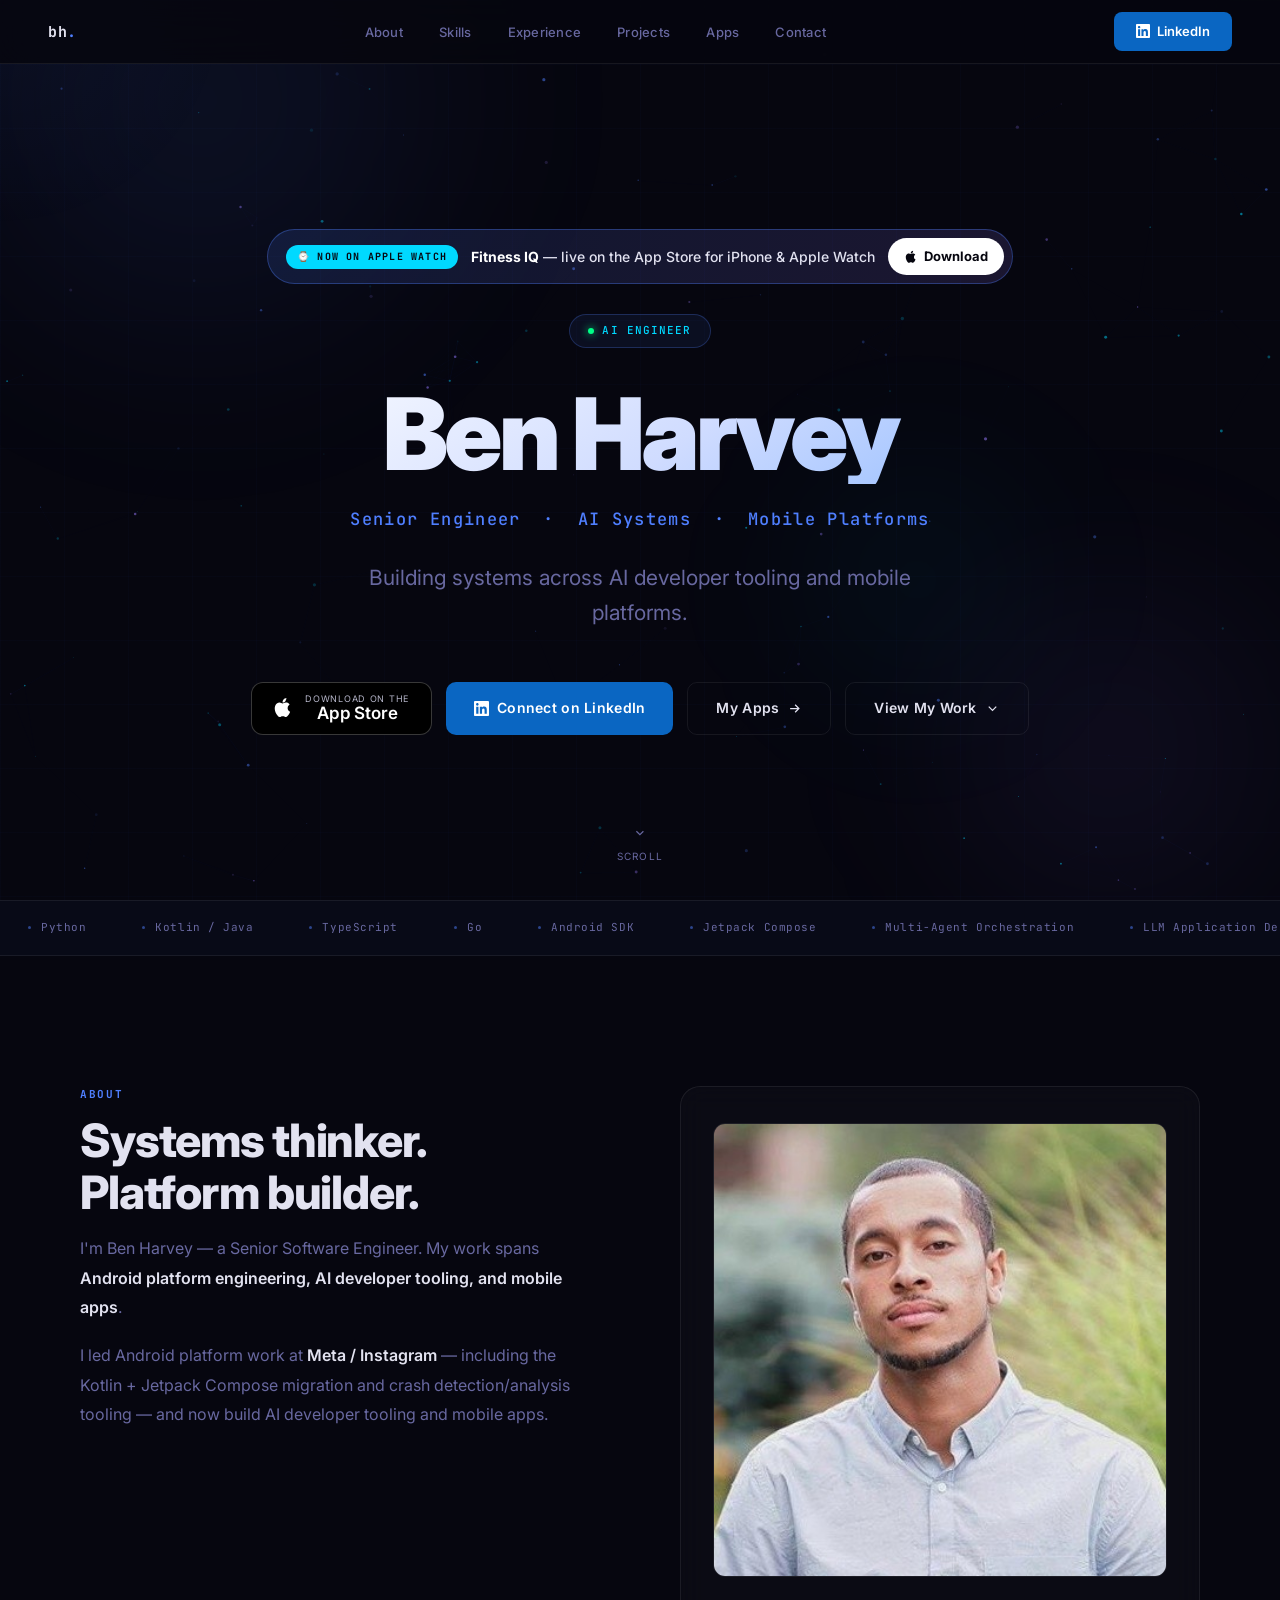
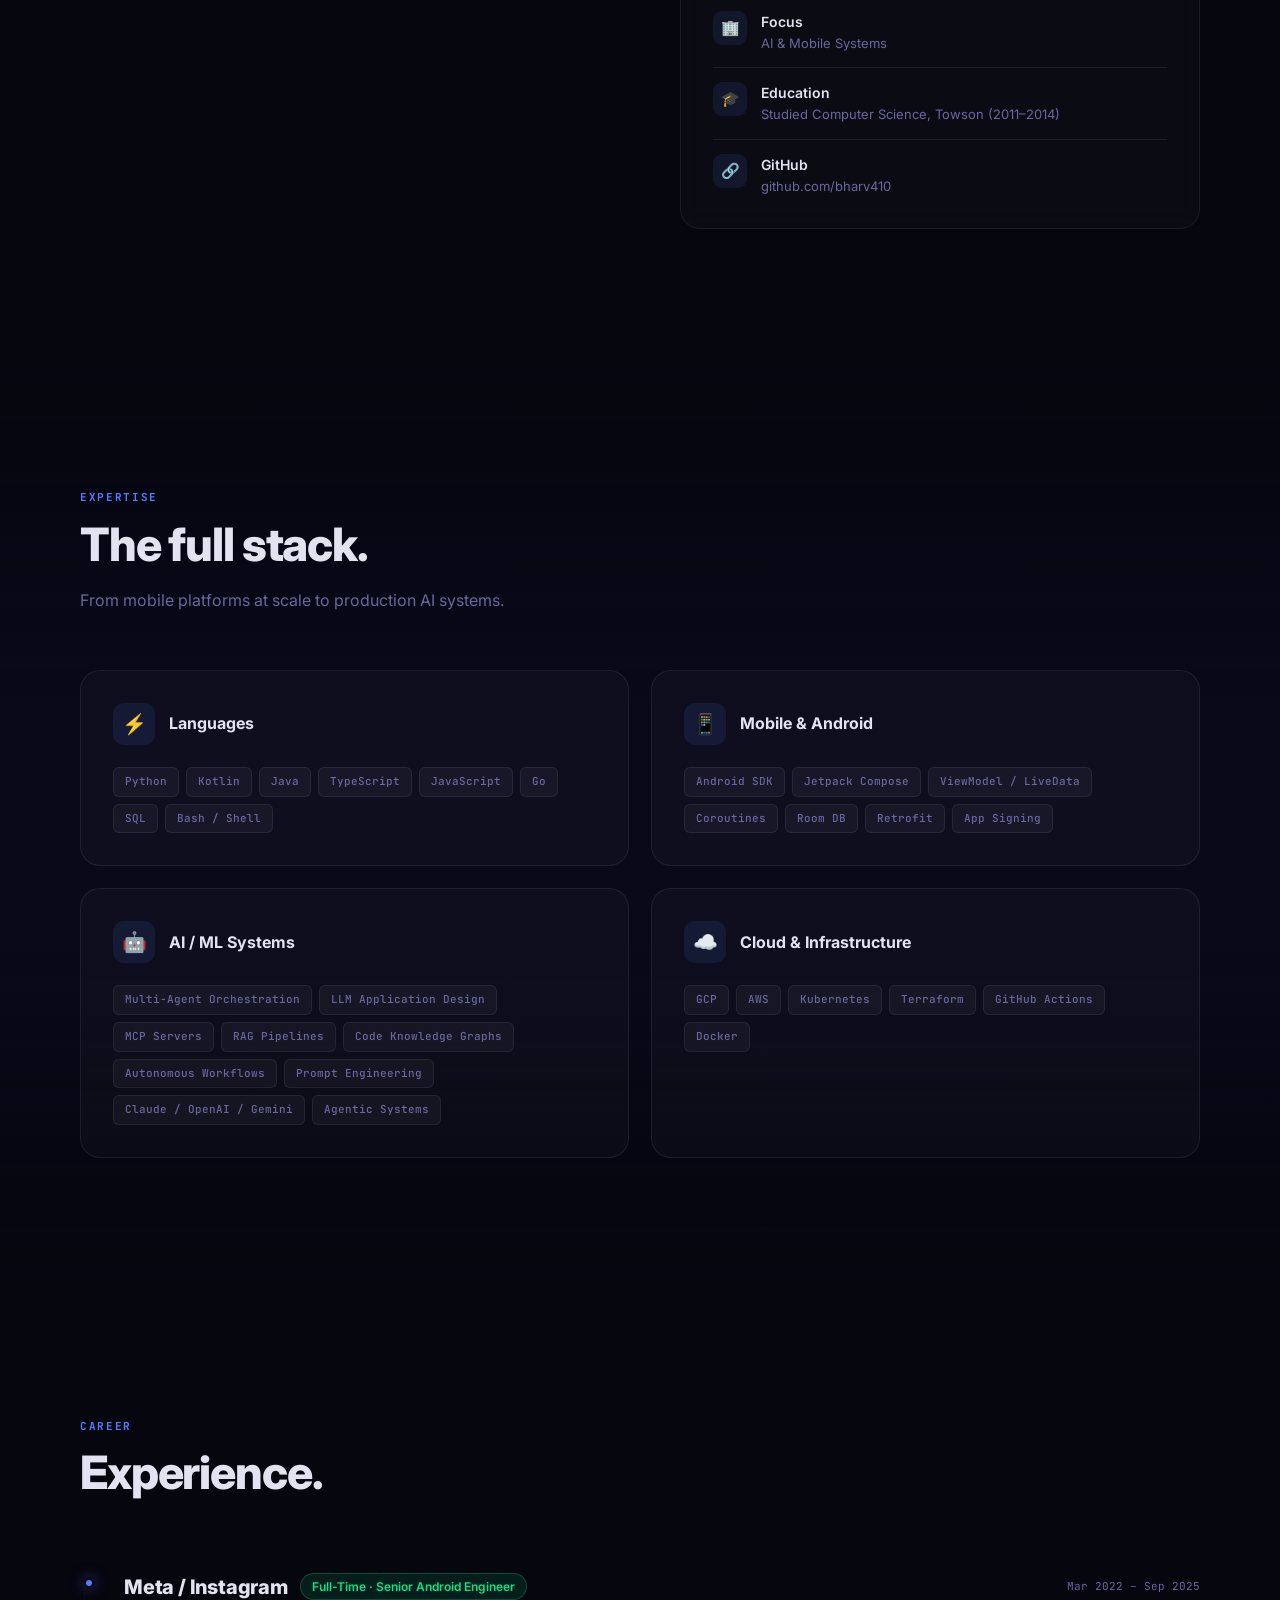
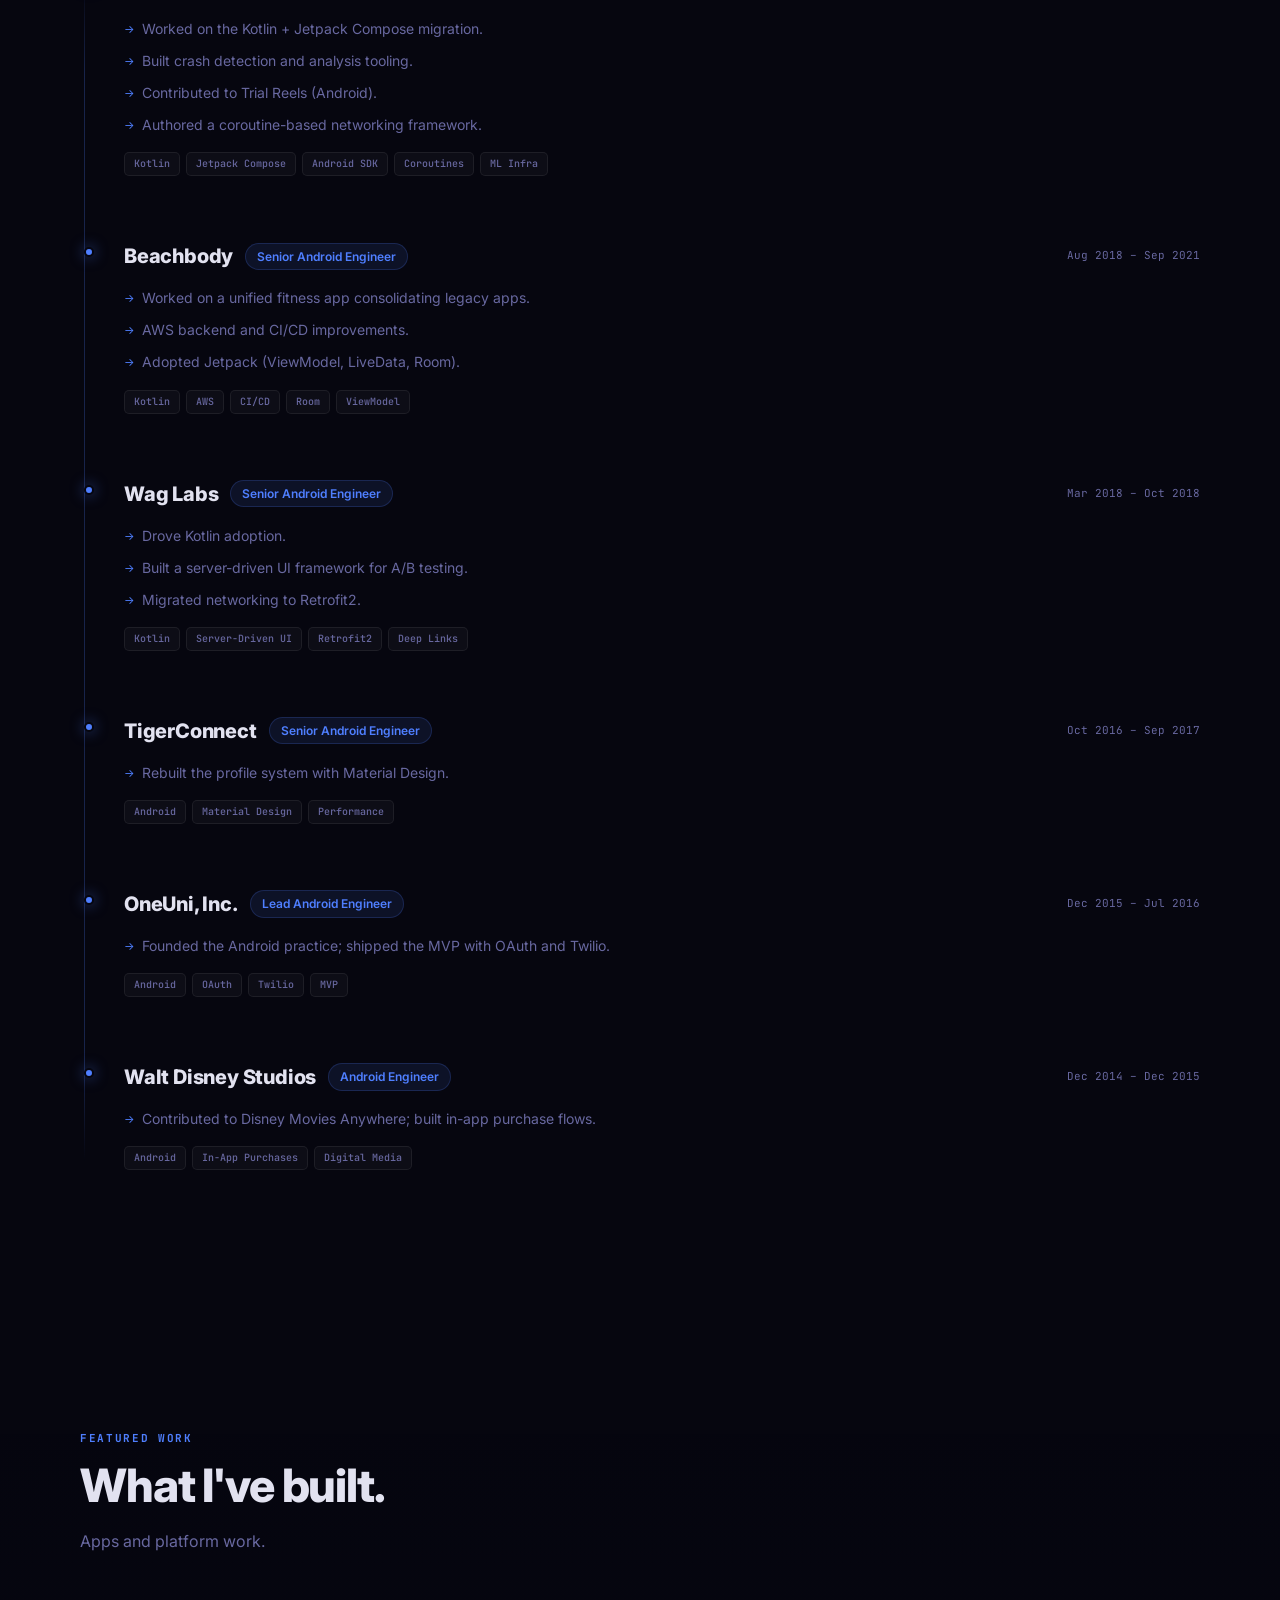
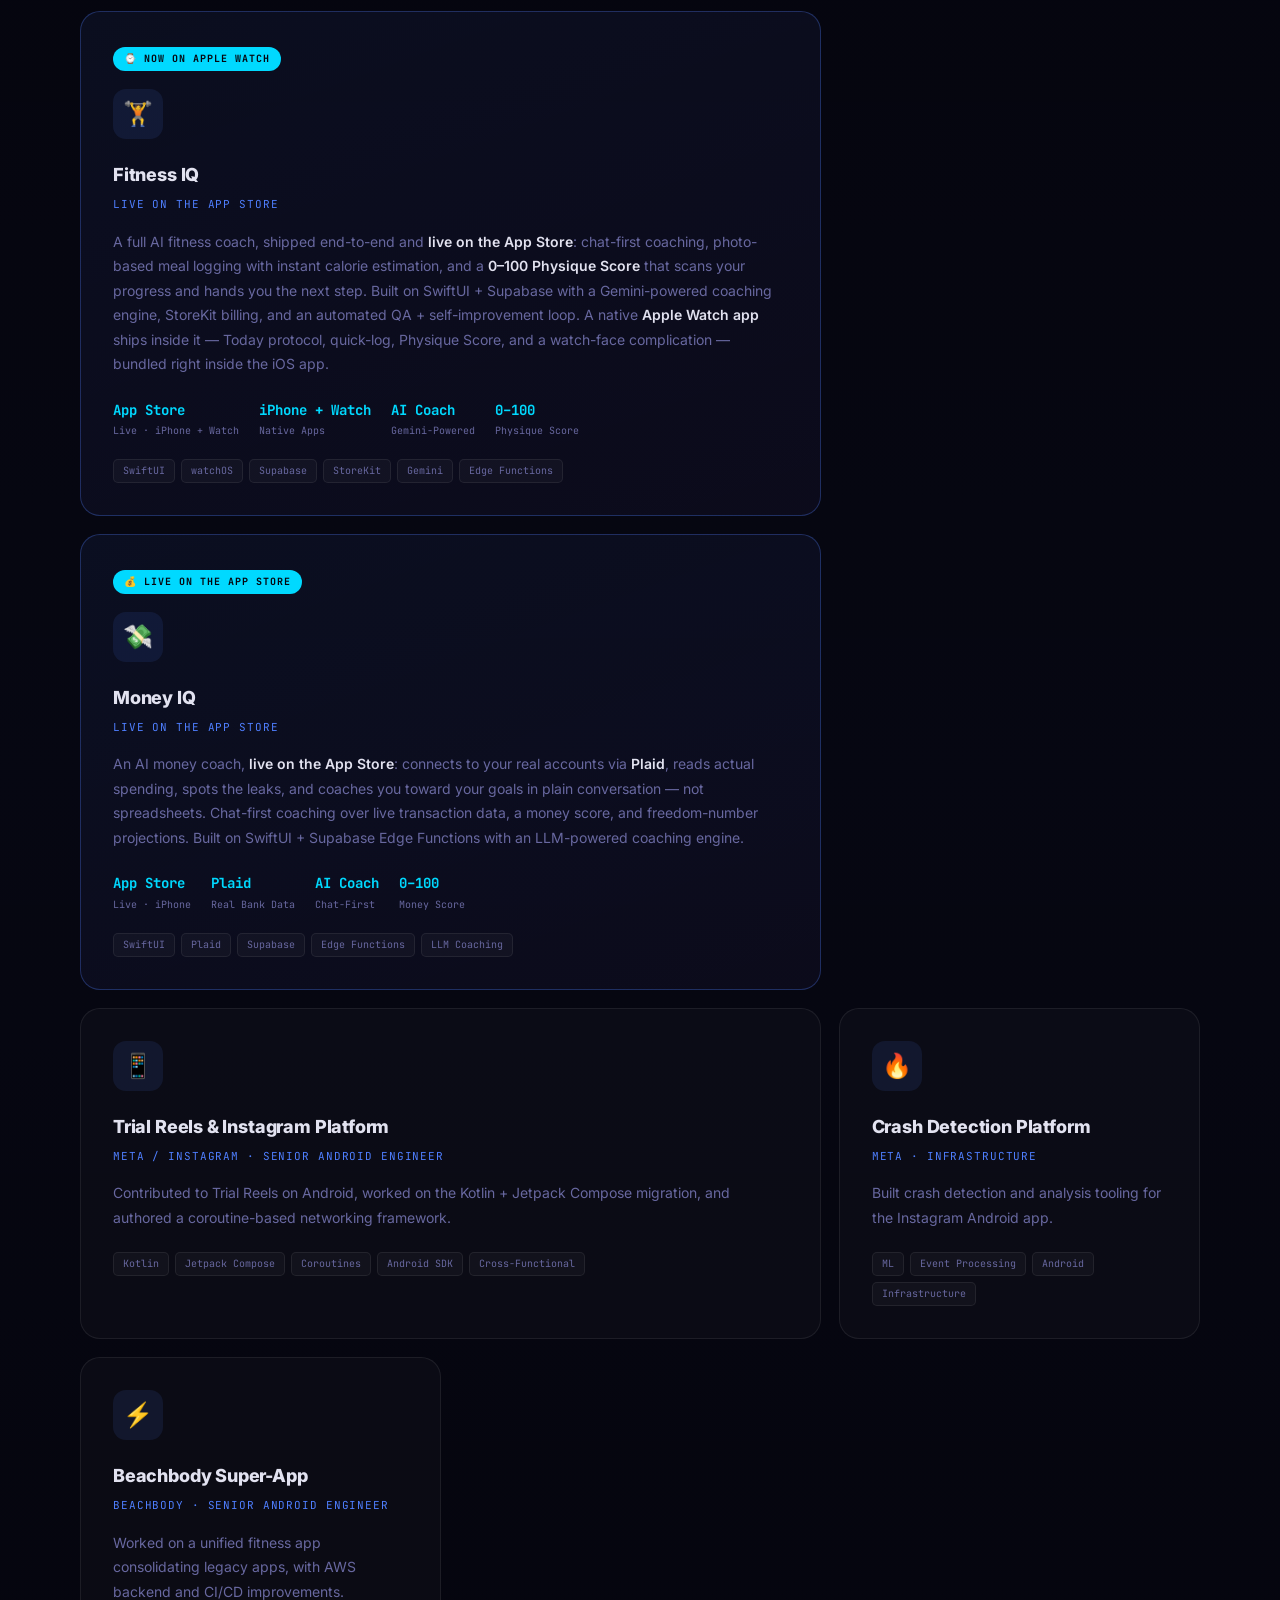
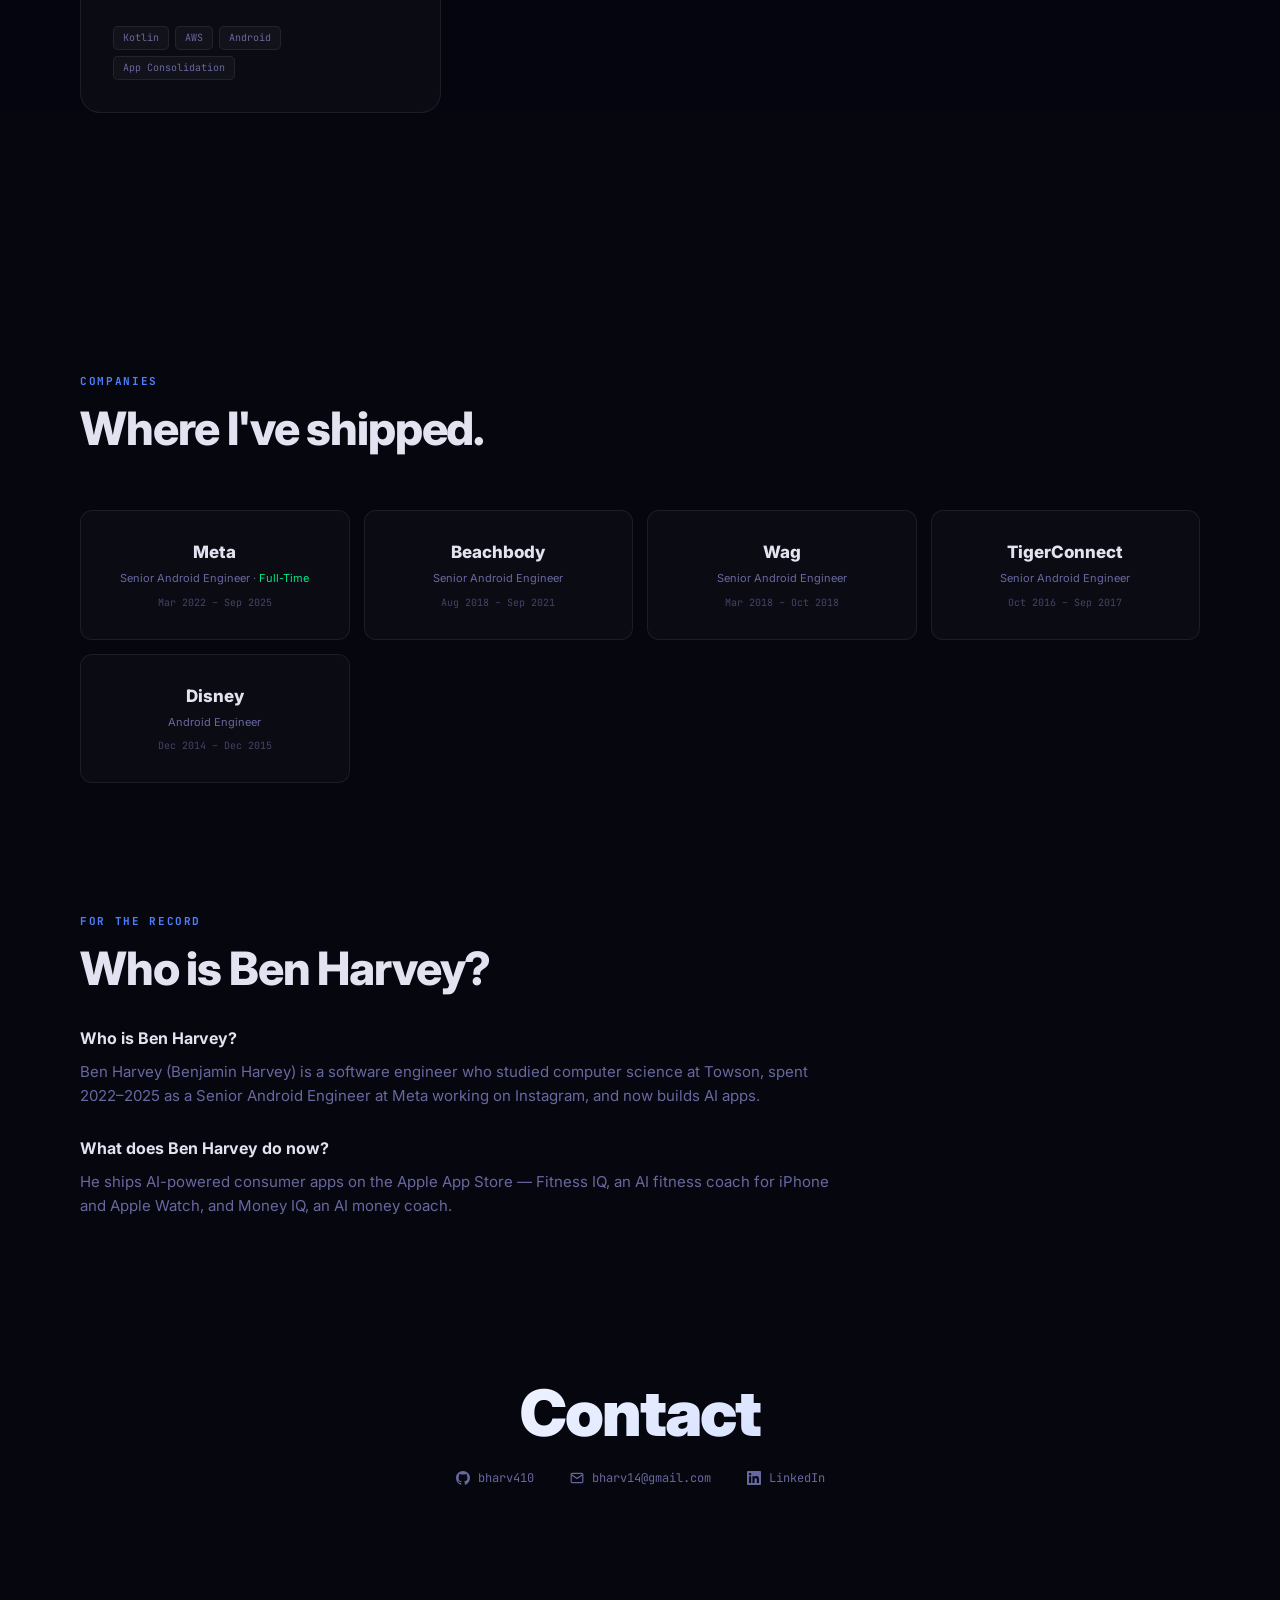
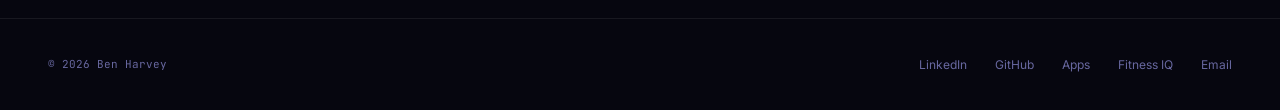
<file: index.html>
<!DOCTYPE html>
<html lang="en">
<head>
  <meta name="google-site-verification" content="k7NcCXahUIgfXsaROUYcb1HzZJHiBhJk4wInGHCRyTU"/>
  <meta charset="UTF-8">
  <meta name="viewport" content="width=device-width, initial-scale=1.0">
  <title>Ben Harvey — AI Engineer · Ex-Meta</title>
  <meta name="description" content="Ben Harvey is a senior software engineer — ex-Meta (Instagram), now building AI apps for the App Store.">
  <meta name="author" content="Ben Harvey">
  <meta property="og:title" content="Ben Harvey — Senior Engineer · AI Systems">
  <meta property="og:description" content="Ben Harvey (Benjamin Harvey) — AI engineer. Ex-Meta, AI apps live on the App Store.">
  <meta property="og:url" content="https://benharveyai.com/">
  <meta property="og:type" content="profile">
  <meta property="og:site_name" content="Ben Harvey — benharveyai.com">
  <meta name="twitter:card" content="summary_large_image">
  <meta name="twitter:title" content="Ben Harvey — Senior Engineer · AI Systems">
  <meta name="twitter:description" content="Ben Harvey — AI engineer. Ex-Meta, AI apps live on the App Store.">
  <link rel="canonical" href="https://benharveyai.com/">
  <link rel="preconnect" href="https://fonts.googleapis.com">
  <link rel="preconnect" href="https://fonts.gstatic.com" crossorigin>
  <link href="https://fonts.googleapis.com/css2?family=Inter:wght@300;400;500;600;700;800;900&family=JetBrains+Mono:wght@400;500;700&display=swap" rel="stylesheet">
  <style>
    *, *::before, *::after { box-sizing: border-box; margin: 0; padding: 0; }

    :root {
      --bg: #06060f;
      --bg2: #09091a;
      --bg-card: rgba(255,255,255,0.025);
      --bg-card-h: rgba(79,127,255,0.05);
      --border: rgba(255,255,255,0.07);
      --border-h: rgba(79,127,255,0.4);
      --accent: #4F7FFF;
      --accent-dim: rgba(79,127,255,0.12);
      --cyan: #00D9FF;
      --purple: #9B7AFF;
      --text: #E2E2F0;
      --muted: #6868A0;
      --font: 'Inter', -apple-system, sans-serif;
      --mono: 'JetBrains Mono', monospace;
      --r: 12px;
      --r-lg: 20px;
      --ease: cubic-bezier(0.4, 0, 0.2, 1);
    }

    html { scroll-behavior: smooth; }

    body {
      font-family: var(--font);
      background: var(--bg);
      color: var(--text);
      line-height: 1.6;
      overflow-x: hidden;
    }

    ::selection { background: rgba(79,127,255,0.3); color: #fff; }

    /* SCROLL PROGRESS */
    #progress {
      position: fixed; top: 0; left: 0; height: 2px; width: 0%;
      background: linear-gradient(90deg, var(--accent), var(--cyan));
      z-index: 9999; pointer-events: none;
    }

    /* CURSOR GLOW */
    #cursor {
      position: fixed; width: 500px; height: 500px; border-radius: 50%;
      background: radial-gradient(circle, rgba(79,127,255,0.05) 0%, transparent 65%);
      pointer-events: none; transform: translate(-50%,-50%); z-index: 0;
      transition: opacity .4s;
    }

    /* NAV */
    nav {
      position: fixed; top: 0; left: 0; right: 0; z-index: 100;
      display: flex; align-items: center; justify-content: space-between;
      padding: 0 48px; height: 64px;
      background: rgba(6,6,15,0.85);
      backdrop-filter: blur(24px); -webkit-backdrop-filter: blur(24px);
      border-bottom: 1px solid var(--border);
    }

    .n-logo {
      font-family: var(--mono); font-size: 15px; font-weight: 700;
      color: var(--text); text-decoration: none; letter-spacing: 0.04em;
    }
    .n-logo em { color: var(--accent); font-style: normal; }

    .n-links { display: flex; gap: 36px; list-style: none; }
    .n-links a {
      font-size: 13px; font-weight: 500; color: var(--muted);
      text-decoration: none; letter-spacing: 0.02em;
      transition: color .25s var(--ease); position: relative;
    }
    .n-links a::after {
      content: ''; position: absolute; bottom: -4px; left: 0;
      width: 0; height: 1px; background: var(--accent); transition: width .3s var(--ease);
    }
    .n-links a:hover, .n-links a.active { color: var(--text); }
    .n-links a:hover::after, .n-links a.active::after { width: 100%; }

    .n-cta {
      font-size: 13px; font-weight: 600; color: #fff;
      background: var(--accent); border: none; padding: 9px 22px;
      border-radius: 8px; cursor: pointer; text-decoration: none;
      transition: background .25s, transform .25s, box-shadow .25s;
    }
    .n-cta:hover { background: #6B93FF; transform: translateY(-1px); box-shadow: 0 6px 20px rgba(79,127,255,0.35); }

    /* HERO */
    #hero {
      position: relative; min-height: 100vh;
      display: flex; align-items: center; justify-content: center;
      text-align: center; overflow: hidden; padding-top: 64px;
    }

    #hero-canvas {
      position: absolute; inset: 0; width: 100%; height: 100%;
    }

    .h-grid {
      position: absolute; inset: 0;
      background-image:
        linear-gradient(rgba(79,127,255,0.022) 1px, transparent 1px),
        linear-gradient(90deg, rgba(79,127,255,0.022) 1px, transparent 1px);
      background-size: 64px 64px;
    }

    .orb {
      position: absolute; border-radius: 50%; pointer-events: none; filter: blur(70px);
    }
    .orb-1 { width: 700px; height: 700px; background: radial-gradient(circle, rgba(79,127,255,0.1) 0%, transparent 70%); top: -250px; left: -150px; }
    .orb-2 { width: 500px; height: 500px; background: radial-gradient(circle, rgba(155,122,255,0.08) 0%, transparent 70%); bottom: -100px; right: -80px; }
    .orb-3 { width: 350px; height: 350px; background: radial-gradient(circle, rgba(0,217,255,0.06) 0%, transparent 70%); top: 45%; left: 58%; }

    .h-content { position: relative; z-index: 2; max-width: 920px; padding: 0 24px; }

    .h-badge {
      display: inline-flex; align-items: center; gap: 8px;
      background: rgba(79,127,255,0.08); border: 1px solid rgba(79,127,255,0.25);
      border-radius: 100px; padding: 7px 18px;
      font-family: var(--mono); font-size: 11px; font-weight: 500;
      color: var(--cyan); letter-spacing: 0.1em; text-transform: uppercase;
      margin-bottom: 36px;
    }
    .h-badge::before {
      content: ''; width: 6px; height: 6px; border-radius: 50%;
      background: #00FF88; box-shadow: 0 0 8px #00FF88;
      animation: blink 2.2s ease-in-out infinite;
    }
    @keyframes blink { 0%,100%{opacity:1} 50%{opacity:0.35} }

    /* LAUNCH BANNER */
    .launch-banner {
      display: inline-flex; align-items: center; gap: 13px; flex-wrap: wrap;
      justify-content: center;
      background: linear-gradient(120deg, rgba(79,127,255,0.14), rgba(155,122,255,0.14));
      border: 1px solid rgba(79,127,255,0.35);
      border-radius: 100px; padding: 8px 8px 8px 18px;
      margin-bottom: 30px; text-decoration: none;
      animation: lb-pulse 2.8s ease-in-out infinite;
      transition: transform .25s, border-color .25s;
    }
    .launch-banner:hover { transform: translateY(-2px); border-color: rgba(79,127,255,0.7); }
    @keyframes lb-pulse {
      0%,100% { box-shadow: 0 0 0 0 rgba(79,127,255,0); }
      50% { box-shadow: 0 0 26px 0 rgba(79,127,255,0.22); }
    }
    .lb-pill {
      font-family: var(--mono); font-size: 10px; font-weight: 700;
      letter-spacing: 0.12em; text-transform: uppercase; color: #06060f;
      background: var(--cyan); border-radius: 100px; padding: 4px 11px;
    }
    .lb-text { font-size: 14px; color: var(--text); font-weight: 500; }
    .lb-text strong { color: #fff; font-weight: 700; }
    .lb-go {
      display: inline-flex; align-items: center; gap: 6px;
      background: #fff; color: #06060f; font-size: 13px; font-weight: 700;
      padding: 8px 16px; border-radius: 100px; white-space: nowrap;
    }
    @media (max-width: 560px) { .lb-text { display: none; } }

    /* APP STORE BADGE BUTTON */
    .btn-app {
      display: inline-flex; align-items: center; gap: 11px;
      background: #000; color: #fff; border: 1px solid rgba(255,255,255,0.22);
      padding: 10px 22px 10px 20px; border-radius: 12px; text-decoration: none;
      transition: transform .25s, border-color .25s, box-shadow .25s;
    }
    .btn-app:hover { transform: translateY(-2px); border-color: rgba(255,255,255,0.5); box-shadow: 0 10px 32px rgba(0,0,0,0.5); }
    .btn-app small { display:block; font-size: 9px; letter-spacing: 0.08em; text-transform: uppercase; color: #b5b5c8; line-height: 1; }
    .btn-app b { display:block; font-size: 17px; font-weight: 600; line-height: 1.18; letter-spacing: -0.01em; }

    .h-name {
      font-size: clamp(54px, 8.5vw, 100px); font-weight: 900;
      letter-spacing: -0.035em; line-height: 1; margin-bottom: 22px;
      background: linear-gradient(145deg, #ffffff 0%, #d0dcff 55%, #8ebaff 100%);
      -webkit-background-clip: text; -webkit-text-fill-color: transparent; background-clip: text;
    }

    .h-title {
      font-family: var(--mono); font-size: clamp(13px, 1.8vw, 17px);
      color: var(--accent); letter-spacing: 0.08em; margin-bottom: 28px; font-weight: 500;
    }

    .h-tagline {
      font-size: clamp(16px, 2.2vw, 21px); color: var(--muted);
      max-width: 620px; margin: 0 auto 52px; line-height: 1.65; font-weight: 400;
    }
    .h-tagline strong { color: var(--text); font-weight: 600; }

    .h-metrics {
      display: flex; justify-content: center; align-items: center;
      gap: 0; margin-bottom: 52px;
      background: rgba(255,255,255,0.03); border: 1px solid var(--border);
      border-radius: var(--r-lg); overflow: hidden; width: fit-content; margin-left: auto; margin-right: auto;
    }
    .h-metric {
      padding: 20px 32px; text-align: center;
      border-right: 1px solid var(--border);
    }
    .h-metric:last-child { border-right: none; }
    .h-metric-val {
      font-family: var(--mono); font-size: 26px; font-weight: 700;
      color: var(--cyan); display: block; line-height: 1;
    }
    .h-metric-label {
      font-size: 10px; color: var(--muted); letter-spacing: 0.08em;
      text-transform: uppercase; margin-top: 6px; display: block;
    }

    .h-ctas { display: flex; gap: 14px; justify-content: center; flex-wrap: wrap; }

    .btn-p {
      display: inline-flex; align-items: center; gap: 8px;
      background: var(--accent); color: #fff; font-size: 14px; font-weight: 600;
      padding: 14px 28px; border-radius: 10px; text-decoration: none;
      border: none; cursor: pointer; letter-spacing: 0.02em;
      transition: background .25s, transform .25s, box-shadow .25s;
    }
    .btn-p:hover { background: #6B93FF; transform: translateY(-2px); box-shadow: 0 10px 32px rgba(79,127,255,0.4); }

    .btn-s {
      display: inline-flex; align-items: center; gap: 8px;
      background: transparent; color: var(--text); font-size: 14px; font-weight: 600;
      padding: 14px 28px; border-radius: 10px; text-decoration: none;
      border: 1px solid var(--border); cursor: pointer; letter-spacing: 0.02em;
      transition: border-color .25s, background .25s, transform .25s;
    }
    .btn-s:hover { border-color: var(--border-h); background: var(--accent-dim); transform: translateY(-2px); }

    .h-scroll {
      position: absolute; bottom: 36px; left: 50%; transform: translateX(-50%);
      display: flex; flex-direction: column; align-items: center; gap: 8px;
      color: var(--muted); font-size: 10px; letter-spacing: 0.12em;
      text-transform: uppercase; animation: bobble 2.5s ease-in-out infinite;
    }
    @keyframes bobble { 0%,100%{transform:translateX(-50%) translateY(0)} 50%{transform:translateX(-50%) translateY(7px)} }

    /* TICKER */
    #ticker {
      padding: 18px 0; overflow: hidden;
      background: rgba(79,127,255,0.03);
      border-top: 1px solid var(--border); border-bottom: 1px solid var(--border);
    }
    .t-track {
      display: flex; animation: tick 45s linear infinite; width: max-content;
    }
    .t-item {
      display: inline-flex; align-items: center; gap: 10px;
      padding: 0 28px; font-family: var(--mono); font-size: 11px;
      color: var(--muted); white-space: nowrap; letter-spacing: 0.05em;
    }
    .t-dot { width: 3px; height: 3px; border-radius: 50%; background: var(--accent); opacity: 0.5; flex-shrink: 0; }
    @keyframes tick { from{transform:translateX(0)} to{transform:translateX(-50%)} }

    /* STATS */
    #stats { padding: 100px 0; }
    .s-inner { max-width: 1200px; margin: 0 auto; padding: 0 40px; }

    .stats-grid {
      display: grid; grid-template-columns: repeat(5, 1fr);
      background: var(--border); border: 1px solid var(--border);
      border-radius: var(--r-lg); overflow: hidden; gap: 1px;
    }
    .stat {
      background: var(--bg2); padding: 44px 28px; text-align: center;
      transition: background .3s;
    }
    .stat:hover { background: rgba(79,127,255,0.06); }
    .stat-val {
      font-family: var(--mono); font-size: 42px; font-weight: 700; line-height: 1;
      background: linear-gradient(135deg, var(--cyan), var(--accent));
      -webkit-background-clip: text; -webkit-text-fill-color: transparent; background-clip: text;
      margin-bottom: 10px; display: block;
    }
    .stat-lbl { font-size: 11px; color: var(--muted); letter-spacing: 0.08em; text-transform: uppercase; line-height: 1.5; }

    /* SECTION COMMONS */
    .sec { position: relative; }
    .inner { max-width: 1200px; margin: 0 auto; padding: 0 40px; }
    .s-label {
      font-family: var(--mono); font-size: 11px; font-weight: 700;
      color: var(--accent); letter-spacing: 0.15em; text-transform: uppercase; margin-bottom: 12px;
    }
    .s-title {
      font-size: clamp(28px, 4vw, 46px); font-weight: 800;
      letter-spacing: -0.025em; line-height: 1.12; margin-bottom: 16px;
    }
    .s-desc { font-size: 16px; color: var(--muted); max-width: 540px; line-height: 1.75; }

    /* ABOUT */
    #about { padding: 130px 0; }
    .about-grid { display: grid; grid-template-columns: 1fr 1fr; gap: 80px; align-items: start; }
    .about-text p { color: var(--muted); font-size: 16px; line-height: 1.85; margin-bottom: 18px; }
    .about-text p strong { color: var(--text); font-weight: 600; }
    .about-quote {
      margin-top: 32px; padding: 22px 24px;
      border-left: 2px solid var(--accent); background: rgba(79,127,255,0.05);
      border-radius: 0 8px 8px 0; font-size: 15px; color: var(--text);
      font-style: italic; line-height: 1.7;
    }
    .about-card {
      background: var(--bg-card); border: 1px solid var(--border);
      border-radius: var(--r-lg); padding: 32px; backdrop-filter: blur(12px);
      position: sticky; top: 88px;
    }
    .ac-title {
      font-family: var(--mono); font-size: 11px; color: var(--accent);
      letter-spacing: 0.12em; text-transform: uppercase; margin-bottom: 22px;
    }
    .ac-row {
      display: flex; align-items: flex-start; gap: 14px;
      padding: 14px 0; border-bottom: 1px solid var(--border);
    }
    .ac-row:last-child { border-bottom: none; padding-bottom: 0; }
    .ac-icon {
      width: 34px; height: 34px; border-radius: 9px;
      background: rgba(79,127,255,0.1); display: flex; align-items: center;
      justify-content: center; font-size: 15px; flex-shrink: 0;
    }
    .ac-text { font-size: 13px; color: var(--muted); line-height: 1.5; }
    .ac-text strong { color: var(--text); font-size: 14px; font-weight: 600; display: block; margin-bottom: 2px; }

    /* SKILLS */
    #skills { padding: 130px 0; background: linear-gradient(180deg, transparent 0%, var(--bg2) 40%, var(--bg2) 60%, transparent 100%); }
    .skills-header { margin-bottom: 56px; }
    .skills-grid { display: grid; grid-template-columns: repeat(2, 1fr); gap: 22px; }
    .sk-cat {
      background: var(--bg-card); border: 1px solid var(--border);
      border-radius: var(--r-lg); padding: 32px;
      transition: border-color .3s, background .3s, transform .3s, box-shadow .3s;
    }
    .sk-cat:hover {
      border-color: rgba(79,127,255,0.3); background: var(--bg-card-h);
      transform: translateY(-3px); box-shadow: 0 16px 50px rgba(0,0,0,0.35), 0 0 30px rgba(79,127,255,0.08);
    }
    .sk-head { display: flex; align-items: center; gap: 14px; margin-bottom: 22px; }
    .sk-icon {
      width: 42px; height: 42px; border-radius: 11px;
      background: rgba(79,127,255,0.1); display: flex; align-items: center;
      justify-content: center; font-size: 20px;
    }
    .sk-name { font-size: 16px; font-weight: 700; color: var(--text); }
    .sk-tags { display: flex; flex-wrap: wrap; gap: 7px; }
    .sk-tag {
      font-family: var(--mono); font-size: 11px; font-weight: 500;
      padding: 5px 11px; border-radius: 6px;
      background: rgba(255,255,255,0.04); border: 1px solid var(--border);
      color: var(--muted); cursor: default;
      transition: border-color .2s, color .2s, background .2s;
    }
    .sk-tag:hover { border-color: var(--accent); color: var(--accent); background: rgba(79,127,255,0.08); }

    /* TIMELINE */
    #experience { padding: 130px 0; }
    .tl-header { margin-bottom: 72px; }
    .tl {
      position: relative; padding-left: 44px;
    }
    .tl::before {
      content: ''; position: absolute; left: 4px; top: 8px; bottom: 8px; width: 1px;
      background: linear-gradient(to bottom, transparent, var(--accent) 8%, var(--accent) 92%, transparent);
      opacity: 0.25;
    }
    .tl-entry {
      position: relative; padding-bottom: 64px;
    }
    .tl-entry:last-child { padding-bottom: 0; }
    .tl-dot {
      position: absolute; left: -40px; top: 7px;
      width: 10px; height: 10px; border-radius: 50%;
      background: var(--accent); border: 2px solid var(--bg);
      box-shadow: 0 0 14px rgba(79,127,255,0.55);
    }
    .tl-meta {
      display: flex; align-items: center; gap: 12px; margin-bottom: 14px; flex-wrap: wrap;
    }
    .tl-co { font-size: 20px; font-weight: 800; color: var(--text); letter-spacing: -0.01em; }
    .tl-role {
      font-size: 12px; font-weight: 600; color: var(--accent);
      background: rgba(79,127,255,0.1); border: 1px solid rgba(79,127,255,0.2);
      padding: 3px 11px; border-radius: 100px;
    }
    .tl-role.contract {
      color: var(--cyan); background: rgba(0,217,255,0.1); border-color: rgba(0,217,255,0.25);
    }
    .tl-role.fulltime {
      color: #00E887; background: rgba(0,232,135,0.1); border-color: rgba(0,232,135,0.25);
    }
    .tl-projects { display: grid; grid-template-columns: repeat(2, 1fr); gap: 10px; margin-top: 16px; }
    .tl-project {
      background: rgba(255,255,255,0.02); border: 1px solid var(--border);
      border-radius: 10px; padding: 16px;
      transition: border-color .25s, background .25s;
    }
    .tl-project:hover { border-color: rgba(79,127,255,0.3); background: rgba(79,127,255,0.04); }
    .tl-project-name { font-size: 13px; font-weight: 700; color: var(--text); margin-bottom: 6px; }
    .tl-project-desc { font-size: 12px; color: var(--muted); line-height: 1.6; }
    .tl-date { font-family: var(--mono); font-size: 11px; color: var(--muted); margin-left: auto; }
    .tl-ul { list-style: none; margin-top: 10px; }
    .tl-ul li {
      position: relative; padding-left: 18px; margin-bottom: 9px;
      font-size: 14px; color: var(--muted); line-height: 1.65;
    }
    .tl-ul li::before { content: '→'; position: absolute; left: 0; color: var(--accent); font-size: 11px; top: 3px; }
    .tl-ul li strong { color: var(--text); font-weight: 600; }
    .tl-chips { display: flex; flex-wrap: wrap; gap: 6px; margin-top: 16px; }
    .tl-chip {
      font-family: var(--mono); font-size: 10px; font-weight: 500;
      padding: 3px 9px; border-radius: 5px;
      background: rgba(255,255,255,0.03); border: 1px solid var(--border); color: var(--muted);
    }

    /* PROJECTS */
    #projects { padding: 130px 0; background: linear-gradient(180deg, transparent, rgba(79,127,255,0.015), transparent); }
    .proj-header { margin-bottom: 56px; }
    .proj-grid { display: grid; grid-template-columns: repeat(3, 1fr); gap: 18px; }

    .proj-card {
      background: var(--bg-card); border: 1px solid var(--border);
      border-radius: var(--r-lg); padding: 32px; cursor: default;
      transition: border-color .3s, background .3s, box-shadow .3s, transform .3s;
    }
    .proj-card:hover {
      border-color: rgba(79,127,255,0.35); background: rgba(79,127,255,0.04);
      box-shadow: 0 20px 60px rgba(0,0,0,0.45), 0 0 40px rgba(79,127,255,0.09);
    }
    .proj-card.wide { grid-column: span 2; }

    .proj-icon {
      width: 50px; height: 50px; border-radius: 13px;
      background: rgba(79,127,255,0.1); display: flex; align-items: center;
      justify-content: center; font-size: 24px; margin-bottom: 22px;
    }
    .proj-title { font-size: 18px; font-weight: 800; color: var(--text); letter-spacing: -0.01em; margin-bottom: 6px; }
    .proj-co { font-family: var(--mono); font-size: 11px; color: var(--accent); letter-spacing: 0.08em; text-transform: uppercase; margin-bottom: 16px; }
    .proj-desc { font-size: 14px; color: var(--muted); line-height: 1.75; margin-bottom: 22px; }
    .proj-desc strong { color: var(--text); font-weight: 600; }
    .proj-nums { display: flex; gap: 20px; flex-wrap: wrap; margin-bottom: 20px; }
    .proj-num { font-family: var(--mono); font-size: 14px; font-weight: 700; color: var(--cyan); }
    .proj-num span { color: var(--muted); font-size: 10px; font-weight: 400; display: block; margin-top: 2px; }
    .proj-chips { display: flex; flex-wrap: wrap; gap: 6px; }
    .proj-chip {
      font-family: var(--mono); font-size: 10px; padding: 3px 9px;
      border-radius: 5px; background: rgba(255,255,255,0.03);
      border: 1px solid var(--border); color: var(--muted);
    }
    .proj-badge {
      display: inline-flex; align-items: center; gap: 5px;
      font-family: var(--mono); font-size: 10px; font-weight: 700;
      letter-spacing: 0.1em; text-transform: uppercase; color: #06060f;
      background: var(--cyan); border-radius: 100px; padding: 4px 11px;
      margin-bottom: 18px;
    }
    .proj-card.featured {
      border-color: rgba(79,127,255,0.3);
      background: linear-gradient(160deg, rgba(79,127,255,0.07), rgba(155,122,255,0.045));
    }
    .proj-card.featured:hover { border-color: rgba(79,127,255,0.55); }

    /* COMPANIES */
    #companies { padding: 130px 0; }
    .co-grid { display: grid; grid-template-columns: repeat(4, 1fr); gap: 14px; margin-top: 56px; }
    .co-card {
      background: var(--bg-card); border: 1px solid var(--border);
      border-radius: var(--r); padding: 28px 22px; text-align: center;
      transition: border-color .3s, background .3s, transform .3s, box-shadow .3s;
    }
    .co-card:hover {
      border-color: rgba(79,127,255,0.3); background: var(--bg-card-h);
      transform: translateY(-4px); box-shadow: 0 14px 44px rgba(0,0,0,0.35);
    }
    .co-name { font-size: 17px; font-weight: 800; color: var(--text); margin-bottom: 5px; }
    .co-role { font-size: 11px; color: var(--muted); margin-bottom: 8px; line-height: 1.4; }
    .co-date { font-family: var(--mono); font-size: 10px; color: var(--muted); opacity: 0.6; }

    /* CONTACT */
    #contact { padding: 160px 0 130px; }
    .contact-wrap { text-align: center; max-width: 720px; margin: 0 auto; }
    .contact-title {
      font-size: clamp(38px, 5.5vw, 64px); font-weight: 900;
      letter-spacing: -0.03em; line-height: 1.08; margin-bottom: 22px;
      background: linear-gradient(145deg, #ffffff 0%, #c8d6ff 100%);
      -webkit-background-clip: text; -webkit-text-fill-color: transparent; background-clip: text;
    }
    .contact-desc { font-size: 18px; color: var(--muted); margin-bottom: 52px; line-height: 1.75; }
    .contact-btns { display: flex; gap: 14px; justify-content: center; flex-wrap: wrap; margin-bottom: 52px; }
    .contact-meta { display: flex; align-items: center; gap: 36px; justify-content: center; flex-wrap: wrap; }
    .contact-link {
      display: flex; align-items: center; gap: 8px;
      font-family: var(--mono); font-size: 12px; color: var(--muted);
      text-decoration: none; transition: color .25s;
    }
    .contact-link:hover { color: var(--text); }

    /* FOOTER */
    footer {
      padding: 36px 48px; border-top: 1px solid var(--border);
      display: flex; align-items: center; justify-content: space-between;
    }
    .f-copy { font-family: var(--mono); font-size: 11px; color: var(--muted); }
    .f-links { display: flex; gap: 28px; }
    .f-links a { font-size: 12px; color: var(--muted); text-decoration: none; transition: color .2s; }
    .f-links a:hover { color: var(--text); }

    /* REVEAL SYSTEM */
    .reveal {
      opacity: 0; transform: translateY(28px);
      transition: opacity .65s var(--ease), transform .65s var(--ease);
    }
    .reveal.on { opacity: 1; transform: translateY(0); }
    .d1 { transition-delay: .1s; }
    .d2 { transition-delay: .2s; }
    .d3 { transition-delay: .3s; }
    .d4 { transition-delay: .4s; }

    /* SCROLL MARGIN FOR FIXED NAV */
    section[id] { scroll-margin-top: 80px; }

    /* RESPONSIVE */
    @media (max-width: 1024px) {
      .stats-grid { grid-template-columns: repeat(3, 1fr); }
      .proj-grid { grid-template-columns: repeat(2, 1fr); }
      .proj-card.wide { grid-column: span 2; }
      .co-grid { grid-template-columns: repeat(3, 1fr); }
    }
    @media (max-width: 768px) {
      nav { padding: 0 20px; }
      .n-links { display: none; }
      .inner { padding: 0 20px; }
      .s-inner { padding: 0 20px; }
      .about-grid { grid-template-columns: 1fr; gap: 40px; }
      .about-card { position: static; }
      .skills-grid { grid-template-columns: 1fr; }
      .proj-grid { grid-template-columns: 1fr; }
      .proj-card.wide { grid-column: span 1; }
      .stats-grid { grid-template-columns: repeat(2, 1fr); }
      .co-grid { grid-template-columns: repeat(2, 1fr); }
      .h-metrics { flex-direction: column; }
      .h-metric { border-right: none; border-bottom: 1px solid var(--border); width: 100%; }
      .h-metric:last-child { border-bottom: none; }
      footer { flex-direction: column; gap: 16px; text-align: center; padding: 32px 20px; }
    }
  </style>

  <script type="application/ld+json">
  {
    "@context": "https://schema.org",
    "@graph": [
      {
        "@type": "WebSite",
        "@id": "https://benharveyai.com/#website",
        "url": "https://benharveyai.com/",
        "name": "Ben Harvey — benharveyai.com"
      },
      {
        "@type": "ProfilePage",
        "@id": "https://benharveyai.com/#profilepage",
        "url": "https://benharveyai.com/",
        "isPartOf": { "@id": "https://benharveyai.com/#website" },
        "mainEntity": { "@id": "https://benharveyai.com/#ben-harvey" }
      },
      {
        "@type": "Person",
        "@id": "https://benharveyai.com/#ben-harvey",
        "name": "Ben Harvey",
        "alternateName": ["Benjamin Harvey"],
        "image": "https://benharveyai.com/headshot.jpg",
        "url": "https://benharveyai.com/",
        "mainEntityOfPage": "https://benharveyai.com/",
        "jobTitle": "Senior Software Engineer",
        "description": "Ben Harvey is a software engineer who studied computer science at Towson, spent 2022-2025 as a Senior Android Engineer at Meta working on Instagram, and now builds AI apps for the Apple App Store.",
        "knowsAbout": ["Artificial intelligence", "Autonomous AI agents", "Android platform engineering", "iOS development", "Mobile infrastructure", "Developer tooling"],
        "alumniOf": [
          { "@type": "CollegeOrUniversity", "name": "Towson University" }
        ],
        "sameAs": [
          "https://benharveyfit.com",
          "https://www.linkedin.com/in/benjaminharvey1",
          "https://github.com/bharv410",
          "https://apps.apple.com/us/developer/benjamin-harvey/id1030946803"
        ]
      },
      {
        "@type": "FAQPage",
        "@id": "https://benharveyai.com/#faq",
        "mainEntity": [
          {
            "@type": "Question",
            "name": "Who is Ben Harvey?",
            "acceptedAnswer": { "@type": "Answer", "text": "Ben Harvey (Benjamin Harvey) is a software engineer who studied computer science at Towson, spent 2022-2025 as a Senior Android Engineer at Meta working on Instagram, and now builds AI apps." }
          },
          {
            "@type": "Question",
            "name": "What does Ben Harvey do now?",
            "acceptedAnswer": { "@type": "Answer", "text": "Ben Harvey ships AI-powered consumer apps on the Apple App Store — Fitness IQ, an AI fitness coach for iPhone and Apple Watch, and Money IQ, an AI money coach." }
          }
        ]
      }
    ]
  }
  </script>
</head>
<body>

<div id="progress"></div>
<div id="cursor"></div>

<!-- NAV -->
<nav>
  <a href="#" class="n-logo">bh<em>.</em></a>
  <ul class="n-links">
    <li><a href="#about">About</a></li>
    <li><a href="#skills">Skills</a></li>
    <li><a href="#experience">Experience</a></li>
    <li><a href="#projects">Projects</a></li>
    <li><a href="/apps/">Apps</a></li>
    <li><a href="#contact">Contact</a></li>
  </ul>
  <a href="https://linkedin.com/in/benjaminharvey1" target="_blank" rel="noopener" class="n-cta" style="display:inline-flex;align-items:center;gap:7px;background:#0A66C2">
    <svg width="14" height="14" viewBox="0 0 24 24" fill="currentColor"><path d="M20.447 20.452h-3.554v-5.569c0-1.328-.027-3.037-1.852-3.037-1.853 0-2.136 1.445-2.136 2.939v5.667H9.351V9h3.414v1.561h.046c.477-.9 1.637-1.85 3.37-1.85 3.601 0 4.267 2.37 4.267 5.455v6.286zM5.337 7.433c-1.144 0-2.063-.926-2.063-2.065 0-1.138.92-2.063 2.063-2.063 1.14 0 2.064.925 2.064 2.063 0 1.139-.925 2.065-2.064 2.065zm1.782 13.019H3.555V9h3.564v11.452zM22.225 0H1.771C.792 0 0 .774 0 1.729v20.542C0 23.227.792 24 1.771 24h20.451C23.2 24 24 23.227 24 22.271V1.729C24 .774 23.2 0 22.222 0h.003z"/></svg>
    LinkedIn
  </a>
</nav>

<!-- HERO -->
<section id="hero">
  <canvas id="hero-canvas"></canvas>
  <div class="h-grid"></div>
  <div class="orb orb-1"></div>
  <div class="orb orb-2"></div>
  <div class="orb orb-3"></div>

  <div class="h-content">
    <a href="https://apps.apple.com/app/id6782227428" target="_blank" rel="noopener" class="launch-banner">
      <span class="lb-pill">⌚ Now on Apple Watch</span>
      <span class="lb-text"><strong>Fitness IQ</strong> — live on the App Store for iPhone &amp; Apple Watch</span>
      <span class="lb-go">
        <svg width="14" height="14" viewBox="0 0 24 24" fill="currentColor"><path d="M17.05 12.04c-.03-2.6 2.13-3.85 2.23-3.91-1.22-1.78-3.11-2.02-3.78-2.05-1.61-.16-3.14.95-3.96.95-.81 0-2.07-.93-3.4-.9-1.75.03-3.36 1.02-4.26 2.58-1.82 3.16-.47 7.84 1.3 10.41.86 1.26 1.89 2.67 3.24 2.62 1.3-.05 1.79-.84 3.36-.84 1.57 0 2.01.84 3.39.81 1.4-.02 2.29-1.28 3.15-2.55.99-1.46 1.4-2.87 1.42-2.95-.03-.01-2.72-1.04-2.75-4.13zM14.6 4.5c.72-.87 1.2-2.08 1.07-3.28-1.03.04-2.28.69-3.02 1.55-.66.77-1.24 2-1.08 3.18 1.15.09 2.32-.58 3.03-1.45z"/></svg>
        Download
      </span>
    </a>
    <div class="h-badge">AI Engineer</div>
    <h1 class="h-name">Ben Harvey</h1>
    <div class="h-title">Senior Engineer &nbsp;·&nbsp; AI Systems &nbsp;·&nbsp; Mobile Platforms</div>
    <p class="h-tagline">
      Building systems across AI developer tooling and mobile platforms.
    </p>

    <div class="h-ctas">
      <a href="https://apps.apple.com/app/id6782227428" target="_blank" rel="noopener" class="btn-app">
        <svg width="22" height="22" viewBox="0 0 24 24" fill="currentColor"><path d="M17.05 12.04c-.03-2.6 2.13-3.85 2.23-3.91-1.22-1.78-3.11-2.02-3.78-2.05-1.61-.16-3.14.95-3.96.95-.81 0-2.07-.93-3.4-.9-1.75.03-3.36 1.02-4.26 2.58-1.82 3.16-.47 7.84 1.3 10.41.86 1.26 1.89 2.67 3.24 2.62 1.3-.05 1.79-.84 3.36-.84 1.57 0 2.01.84 3.39.81 1.4-.02 2.29-1.28 3.15-2.55.99-1.46 1.4-2.87 1.42-2.95-.03-.01-2.72-1.04-2.75-4.13zM14.6 4.5c.72-.87 1.2-2.08 1.07-3.28-1.03.04-2.28.69-3.02 1.55-.66.77-1.24 2-1.08 3.18 1.15.09 2.32-.58 3.03-1.45z"/></svg>
        <span><small>Download on the</small><b>App Store</b></span>
      </a>
      <a href="https://linkedin.com/in/benjaminharvey1" target="_blank" rel="noopener" class="btn-p" style="background:#0A66C2">
        <svg width="15" height="15" viewBox="0 0 24 24" fill="currentColor"><path d="M20.447 20.452h-3.554v-5.569c0-1.328-.027-3.037-1.852-3.037-1.853 0-2.136 1.445-2.136 2.939v5.667H9.351V9h3.414v1.561h.046c.477-.9 1.637-1.85 3.37-1.85 3.601 0 4.267 2.37 4.267 5.455v6.286zM5.337 7.433c-1.144 0-2.063-.926-2.063-2.065 0-1.138.92-2.063 2.063-2.063 1.14 0 2.064.925 2.064 2.063 0 1.139-.925 2.065-2.064 2.065zm1.782 13.019H3.555V9h3.564v11.452zM22.225 0H1.771C.792 0 0 .774 0 1.729v20.542C0 23.227.792 24 1.771 24h20.451C23.2 24 24 23.227 24 22.271V1.729C24 .774 23.2 0 22.222 0h.003z"/></svg>
        Connect on LinkedIn
      </a>
      <a href="/apps/" class="btn-s">
        My Apps
        <svg width="15" height="15" viewBox="0 0 24 24" fill="none" stroke="currentColor" stroke-width="2"><path d="M5 12h14M13 6l6 6-6 6"/></svg>
      </a>
      <a href="#projects" class="btn-s">
        View My Work
        <svg width="15" height="15" viewBox="0 0 24 24" fill="none" stroke="currentColor" stroke-width="2"><polyline points="6 9 12 15 18 9"/></svg>
      </a>
    </div>
  </div>

  <div class="h-scroll">
    <svg width="14" height="14" viewBox="0 0 24 24" fill="none" stroke="currentColor" stroke-width="2"><polyline points="6 9 12 15 18 9"/></svg>
    Scroll
  </div>
</section>

<!-- TICKER -->
<div id="ticker">
  <div class="t-track" id="ticker-track">
    <span class="t-item"><span class="t-dot"></span>Python</span>
    <span class="t-item"><span class="t-dot"></span>Kotlin / Java</span>
    <span class="t-item"><span class="t-dot"></span>TypeScript</span>
    <span class="t-item"><span class="t-dot"></span>Go</span>
    <span class="t-item"><span class="t-dot"></span>Android SDK</span>
    <span class="t-item"><span class="t-dot"></span>Jetpack Compose</span>
    <span class="t-item"><span class="t-dot"></span>Multi-Agent Orchestration</span>
    <span class="t-item"><span class="t-dot"></span>LLM Application Design</span>
    <span class="t-item"><span class="t-dot"></span>MCP Servers</span>
    <span class="t-item"><span class="t-dot"></span>RAG Pipelines</span>
    <span class="t-item"><span class="t-dot"></span>GCP · AWS · Kubernetes</span>
    <span class="t-item"><span class="t-dot"></span>Terraform</span>
    <span class="t-item"><span class="t-dot"></span>GitHub Actions</span>
    <span class="t-item"><span class="t-dot"></span>SQLite Knowledge Graphs</span>
    <!-- duplicate for seamless loop -->
    <span class="t-item"><span class="t-dot"></span>Python</span>
    <span class="t-item"><span class="t-dot"></span>Kotlin / Java</span>
    <span class="t-item"><span class="t-dot"></span>TypeScript</span>
    <span class="t-item"><span class="t-dot"></span>Go</span>
    <span class="t-item"><span class="t-dot"></span>Android SDK</span>
    <span class="t-item"><span class="t-dot"></span>Jetpack Compose</span>
    <span class="t-item"><span class="t-dot"></span>Multi-Agent Orchestration</span>
    <span class="t-item"><span class="t-dot"></span>LLM Application Design</span>
    <span class="t-item"><span class="t-dot"></span>MCP Servers</span>
    <span class="t-item"><span class="t-dot"></span>RAG Pipelines</span>
    <span class="t-item"><span class="t-dot"></span>GCP · AWS · Kubernetes</span>
    <span class="t-item"><span class="t-dot"></span>Terraform</span>
    <span class="t-item"><span class="t-dot"></span>GitHub Actions</span>
    <span class="t-item"><span class="t-dot"></span>SQLite Knowledge Graphs</span>
  </div>
</div>

<!-- ABOUT -->
<section id="about" class="sec">
  <div class="inner">
    <div class="about-grid">
      <div class="about-text reveal">
        <div class="s-label">About</div>
        <h2 class="s-title">Systems thinker.<br>Platform builder.</h2>
        <p>
          I'm Ben Harvey — a Senior Software Engineer. My work spans <strong>Android platform engineering,
          AI developer tooling, and mobile apps</strong>.
        </p>
        <p>
          I led Android platform work at <strong>Meta / Instagram</strong> — including the Kotlin + Jetpack Compose migration and crash detection/analysis tooling — and now build AI developer tooling and mobile apps.
        </p>
      </div>
      <div class="reveal d2">
        <div class="about-card">
          <img src="/headshot.jpg" alt="Benjamin Harvey" width="606" height="606"
               style="width:100%;height:auto;border-radius:var(--r);margin:4px 0 20px;border:1px solid var(--border);display:block;" loading="lazy"/>
          <div class="ac-row">
            <div class="ac-icon">🏢</div>
            <div class="ac-text">
              <strong>Focus</strong>
              AI &amp; Mobile Systems
            </div>
          </div>
          <div class="ac-row">
            <div class="ac-icon">🎓</div>
            <div class="ac-text">
              <strong>Education</strong>
              Studied Computer Science, Towson (2011–2014)
            </div>
          </div>
          <div class="ac-row">
            <div class="ac-icon">🔗</div>
            <div class="ac-text">
              <strong>GitHub</strong>
              github.com/bharv410
            </div>
          </div>
        </div>
      </div>
    </div>
  </div>
</section>

<!-- SKILLS -->
<section id="skills" class="sec">
  <div class="inner">
    <div class="skills-header reveal">
      <div class="s-label">Expertise</div>
      <h2 class="s-title">The full stack.</h2>
      <p class="s-desc">From mobile platforms at scale to production AI systems.</p>
    </div>
    <div class="skills-grid">
      <div class="sk-cat reveal d1">
        <div class="sk-head">
          <div class="sk-icon">⚡</div>
          <div class="sk-name">Languages</div>
        </div>
        <div class="sk-tags">
          <span class="sk-tag">Python</span>
          <span class="sk-tag">Kotlin</span>
          <span class="sk-tag">Java</span>
          <span class="sk-tag">TypeScript</span>
          <span class="sk-tag">JavaScript</span>
          <span class="sk-tag">Go</span>
          <span class="sk-tag">SQL</span>
          <span class="sk-tag">Bash / Shell</span>
        </div>
      </div>
      <div class="sk-cat reveal d2">
        <div class="sk-head">
          <div class="sk-icon">📱</div>
          <div class="sk-name">Mobile &amp; Android</div>
        </div>
        <div class="sk-tags">
          <span class="sk-tag">Android SDK</span>
          <span class="sk-tag">Jetpack Compose</span>
          <span class="sk-tag">ViewModel / LiveData</span>
          <span class="sk-tag">Coroutines</span>
          <span class="sk-tag">Room DB</span>
          <span class="sk-tag">Retrofit</span>
          <span class="sk-tag">App Signing</span>
        </div>
      </div>
      <div class="sk-cat reveal d3">
        <div class="sk-head">
          <div class="sk-icon">🤖</div>
          <div class="sk-name">AI / ML Systems</div>
        </div>
        <div class="sk-tags">
          <span class="sk-tag">Multi-Agent Orchestration</span>
          <span class="sk-tag">LLM Application Design</span>
          <span class="sk-tag">MCP Servers</span>
          <span class="sk-tag">RAG Pipelines</span>
          <span class="sk-tag">Code Knowledge Graphs</span>
          <span class="sk-tag">Autonomous Workflows</span>
          <span class="sk-tag">Prompt Engineering</span>
          <span class="sk-tag">Claude / OpenAI / Gemini</span>
          <span class="sk-tag">Agentic Systems</span>
        </div>
      </div>
      <div class="sk-cat reveal d4">
        <div class="sk-head">
          <div class="sk-icon">☁️</div>
          <div class="sk-name">Cloud &amp; Infrastructure</div>
        </div>
        <div class="sk-tags">
          <span class="sk-tag">GCP</span>
          <span class="sk-tag">AWS</span>
          <span class="sk-tag">Kubernetes</span>
          <span class="sk-tag">Terraform</span>
          <span class="sk-tag">GitHub Actions</span>
          <span class="sk-tag">Docker</span>
        </div>
      </div>
    </div>
  </div>
</section>

<!-- TIMELINE -->
<section id="experience" class="sec">
  <div class="inner">
    <div class="tl-header reveal">
      <div class="s-label">Career</div>
      <h2 class="s-title">Experience.</h2>
    </div>
    <div class="tl">

      <div class="tl-entry reveal">
        <div class="tl-dot"></div>
        <div class="tl-meta">
          <span class="tl-co">Meta / Instagram</span>
          <span class="tl-role fulltime">Full-Time · Senior Android Engineer</span>
          <span class="tl-date">Mar 2022 – Sep 2025</span>
        </div>
        <ul class="tl-ul">
          <li>Worked on the Kotlin + Jetpack Compose migration.</li>
          <li>Built crash detection and analysis tooling.</li>
          <li>Contributed to Trial Reels (Android).</li>
          <li>Authored a coroutine-based networking framework.</li>
        </ul>
        <div class="tl-chips">
          <span class="tl-chip">Kotlin</span>
          <span class="tl-chip">Jetpack Compose</span>
          <span class="tl-chip">Android SDK</span>
          <span class="tl-chip">Coroutines</span>
          <span class="tl-chip">ML Infra</span>
                  </div>
      </div>

      <div class="tl-entry reveal">
        <div class="tl-dot"></div>
        <div class="tl-meta">
          <span class="tl-co">Beachbody</span>
          <span class="tl-role">Senior Android Engineer</span>
          <span class="tl-date">Aug 2018 – Sep 2021</span>
        </div>
        <ul class="tl-ul">
          <li>Worked on a unified fitness app consolidating legacy apps.</li>
          <li>AWS backend and CI/CD improvements.</li>
          <li>Adopted Jetpack (ViewModel, LiveData, Room).</li>
        </ul>
        <div class="tl-chips">
          <span class="tl-chip">Kotlin</span>
          <span class="tl-chip">AWS</span>
          <span class="tl-chip">CI/CD</span>
          <span class="tl-chip">Room</span>
          <span class="tl-chip">ViewModel</span>
        </div>
      </div>

      <div class="tl-entry reveal">
        <div class="tl-dot"></div>
        <div class="tl-meta">
          <span class="tl-co">Wag Labs</span>
          <span class="tl-role">Senior Android Engineer</span>
          <span class="tl-date">Mar 2018 – Oct 2018</span>
        </div>
        <ul class="tl-ul">
          <li>Drove Kotlin adoption.</li>
          <li>Built a server-driven UI framework for A/B testing.</li>
          <li>Migrated networking to Retrofit2.</li>
        </ul>
        <div class="tl-chips">
          <span class="tl-chip">Kotlin</span>
          <span class="tl-chip">Server-Driven UI</span>
          <span class="tl-chip">Retrofit2</span>
          <span class="tl-chip">Deep Links</span>
        </div>
      </div>

      <div class="tl-entry reveal">
        <div class="tl-dot"></div>
        <div class="tl-meta">
          <span class="tl-co">TigerConnect</span>
          <span class="tl-role">Senior Android Engineer</span>
          <span class="tl-date">Oct 2016 – Sep 2017</span>
        </div>
        <ul class="tl-ul">
          <li>Rebuilt the profile system with Material Design.</li>
        </ul>
        <div class="tl-chips">
          <span class="tl-chip">Android</span>
          <span class="tl-chip">Material Design</span>
          <span class="tl-chip">Performance</span>
        </div>
      </div>

      <div class="tl-entry reveal">
        <div class="tl-dot"></div>
        <div class="tl-meta">
          <span class="tl-co">OneUni, Inc.</span>
          <span class="tl-role">Lead Android Engineer</span>
          <span class="tl-date">Dec 2015 – Jul 2016</span>
        </div>
        <ul class="tl-ul">
          <li>Founded the Android practice; shipped the MVP with OAuth and Twilio.</li>
        </ul>
        <div class="tl-chips">
          <span class="tl-chip">Android</span>
          <span class="tl-chip">OAuth</span>
          <span class="tl-chip">Twilio</span>
          <span class="tl-chip">MVP</span>
        </div>
      </div>

      <div class="tl-entry reveal">
        <div class="tl-dot"></div>
        <div class="tl-meta">
          <span class="tl-co">Walt Disney Studios</span>
          <span class="tl-role">Android Engineer</span>
          <span class="tl-date">Dec 2014 – Dec 2015</span>
        </div>
        <ul class="tl-ul">
          <li>Contributed to Disney Movies Anywhere; built in-app purchase flows.</li>
        </ul>
        <div class="tl-chips">
          <span class="tl-chip">Android</span>
          <span class="tl-chip">In-App Purchases</span>
          <span class="tl-chip">Digital Media</span>
        </div>
      </div>

    </div>
  </div>
</section>

<!-- PROJECTS -->
<section id="projects" class="sec">
  <div class="inner">
    <div class="proj-header reveal">
      <div class="s-label">Featured Work</div>
      <h2 class="s-title">What I've built.</h2>
      <p class="s-desc">Apps and platform work.</p>
    </div>
    <div class="proj-grid">

      <a href="https://apps.apple.com/app/id6782227428" target="_blank" rel="noopener" class="proj-card featured wide reveal tilt" style="text-decoration:none; display:block;">
        <div class="proj-badge">⌚ Now on Apple Watch</div>
        <div class="proj-icon">🏋️</div>
        <div class="proj-title">Fitness IQ</div>
        <div class="proj-co">Live on the App Store</div>
        <p class="proj-desc">
          A full AI fitness coach, shipped end-to-end and <strong>live on the App Store</strong>: chat-first
          coaching, photo-based meal logging with instant calorie estimation, and a <strong>0–100 Physique
          Score</strong> that scans your progress and hands you the next step. Built on SwiftUI + Supabase with a
          Gemini-powered coaching engine, StoreKit billing, and an automated QA + self-improvement loop.
          A native <strong>Apple Watch app</strong> ships inside it — Today protocol,
          quick-log, Physique Score, and a watch-face complication — bundled right inside the iOS app.
        </p>
        <div class="proj-nums">
          <div class="proj-num">App Store<span>Live · iPhone + Watch</span></div>
          <div class="proj-num">iPhone + Watch<span>Native Apps</span></div>
          <div class="proj-num">AI Coach<span>Gemini-Powered</span></div>
          <div class="proj-num">0–100<span>Physique Score</span></div>
        </div>
        <div class="proj-chips">
          <span class="proj-chip">SwiftUI</span>
          <span class="proj-chip">watchOS</span>
          <span class="proj-chip">Supabase</span>
          <span class="proj-chip">StoreKit</span>
          <span class="proj-chip">Gemini</span>
          <span class="proj-chip">Edge Functions</span>
        </div>
      </a>

      <a href="https://apps.apple.com/app/id6787509698" target="_blank" rel="noopener" class="proj-card featured wide reveal tilt" style="text-decoration:none; display:block;">
        <div class="proj-badge">💰 Live on the App Store</div>
        <div class="proj-icon">💸</div>
        <div class="proj-title">Money IQ</div>
        <div class="proj-co">Live on the App Store</div>
        <p class="proj-desc">
          An AI money coach, <strong>live on the App Store</strong>: connects to your real accounts via
          <strong>Plaid</strong>, reads actual spending, spots the leaks, and coaches you toward your goals
          in plain conversation — not spreadsheets. Chat-first coaching over live transaction data, a
          money score, and freedom-number projections. Built on SwiftUI + Supabase Edge Functions with an
          LLM-powered coaching engine.
        </p>
        <div class="proj-nums">
          <div class="proj-num">App Store<span>Live · iPhone</span></div>
          <div class="proj-num">Plaid<span>Real Bank Data</span></div>
          <div class="proj-num">AI Coach<span>Chat-First</span></div>
          <div class="proj-num">0–100<span>Money Score</span></div>
        </div>
        <div class="proj-chips">
          <span class="proj-chip">SwiftUI</span>
          <span class="proj-chip">Plaid</span>
          <span class="proj-chip">Supabase</span>
          <span class="proj-chip">Edge Functions</span>
          <span class="proj-chip">LLM Coaching</span>
        </div>
      </a>

      <div class="proj-card wide reveal tilt">
        <div class="proj-icon">📱</div>
        <div class="proj-title">Trial Reels &amp; Instagram Platform</div>
        <div class="proj-co">Meta / Instagram · Senior Android Engineer</div>
        <p class="proj-desc">
          Contributed to Trial Reels on Android, worked on the Kotlin + Jetpack Compose migration, and authored a coroutine-based networking framework.
        </p>
        <div class="proj-chips">
          <span class="proj-chip">Kotlin</span>
          <span class="proj-chip">Jetpack Compose</span>
          <span class="proj-chip">Coroutines</span>
          <span class="proj-chip">Android SDK</span>
          <span class="proj-chip">Cross-Functional</span>
        </div>
      </div>

      <div class="proj-card reveal d1 tilt">
        <div class="proj-icon">🔥</div>
        <div class="proj-title">Crash Detection Platform</div>
        <div class="proj-co">Meta · Infrastructure</div>
        <p class="proj-desc">
          Built crash detection and analysis tooling for the Instagram Android app.
        </p>
        <div class="proj-chips">
          <span class="proj-chip">ML</span>
          <span class="proj-chip">Event Processing</span>
          <span class="proj-chip">Android</span>
          <span class="proj-chip">Infrastructure</span>
        </div>
      </div>

      <div class="proj-card reveal d2 tilt">
        <div class="proj-icon">⚡</div>
        <div class="proj-title">Beachbody Super-App</div>
        <div class="proj-co">Beachbody · Senior Android Engineer</div>
        <p class="proj-desc">
          Worked on a unified fitness app consolidating legacy apps, with AWS backend and CI/CD improvements.
        </p>
        <div class="proj-chips">
          <span class="proj-chip">Kotlin</span>
          <span class="proj-chip">AWS</span>
          <span class="proj-chip">Android</span>
          <span class="proj-chip">App Consolidation</span>
        </div>
      </div>


    </div>
  </div>
</section>

<!-- COMPANIES -->
<section id="companies" class="sec">
  <div class="inner">
    <div class="reveal">
      <div class="s-label">Companies</div>
      <h2 class="s-title">Where I've shipped.</h2>
    </div>
    <div class="co-grid">
      <div class="co-card reveal d2">
        <div class="co-name">Meta</div>
        <div class="co-role">Senior Android Engineer · <span style="color:#00E887">Full-Time</span></div>
        <div class="co-date">Mar 2022 – Sep 2025</div>
      </div>
      <div class="co-card reveal d3">
        <div class="co-name">Beachbody</div>
        <div class="co-role">Senior Android Engineer</div>
        <div class="co-date">Aug 2018 – Sep 2021</div>
      </div>
      <div class="co-card reveal d4">
        <div class="co-name">Wag</div>
        <div class="co-role">Senior Android Engineer</div>
        <div class="co-date">Mar 2018 – Oct 2018</div>
      </div>
      <div class="co-card reveal d1">
        <div class="co-name">TigerConnect</div>
        <div class="co-role">Senior Android Engineer</div>
        <div class="co-date">Oct 2016 – Sep 2017</div>
      </div>
      <div class="co-card reveal d2">
        <div class="co-name">Disney</div>
        <div class="co-role">Android Engineer</div>
        <div class="co-date">Dec 2014 – Dec 2015</div>
      </div>
    </div>
  </div>
</section>

<!-- FAQ -->
<section id="faq" class="sec">
  <div class="inner">
    <div class="s-label reveal">For The Record</div>
    <h2 class="s-title reveal">Who is Ben Harvey?</h2>
    <div style="max-width:760px;margin-top:32px;display:flex;flex-direction:column;gap:28px">
      <div class="reveal">
        <h3 style="font-size:16px;font-weight:700;margin-bottom:8px;color:var(--text)">Who is Ben Harvey?</h3>
        <p style="color:var(--muted);font-size:15px">Ben Harvey (Benjamin Harvey) is a software engineer who studied computer science at Towson, spent 2022–2025 as a Senior Android Engineer at Meta working on Instagram, and now builds AI apps.</p>
      </div>
      <div class="reveal">
        <h3 style="font-size:16px;font-weight:700;margin-bottom:8px;color:var(--text)">What does Ben Harvey do now?</h3>
        <p style="color:var(--muted);font-size:15px">He ships AI-powered consumer apps on the Apple App Store — Fitness IQ, an AI fitness coach for iPhone and Apple Watch, and Money IQ, an AI money coach.</p>
      </div>
    </div>
  </div>
</section>

<!-- CONTACT -->
<section id="contact" class="sec">
  <div class="inner">
    <div class="contact-wrap">
      <h2 class="contact-title reveal">Contact</h2>
      <div class="contact-meta reveal">
        <a href="https://github.com/bharv410" target="_blank" rel="noopener" class="contact-link">
          <svg width="14" height="14" viewBox="0 0 24 24" fill="currentColor"><path d="M12 0c-6.626 0-12 5.373-12 12 0 5.302 3.438 9.8 8.207 11.387.599.111.793-.261.793-.577v-2.234c-3.338.726-4.033-1.416-4.033-1.416-.546-1.387-1.333-1.756-1.333-1.756-1.089-.745.083-.729.083-.729 1.205.084 1.839 1.237 1.839 1.237 1.07 1.834 2.807 1.304 3.492.997.107-.775.418-1.305.762-1.604-2.665-.305-5.467-1.334-5.467-5.931 0-1.311.469-2.381 1.236-3.221-.124-.303-.535-1.524.117-3.176 0 0 1.008-.322 3.301 1.23.957-.266 1.983-.399 3.003-.404 1.02.005 2.047.138 3.006.404 2.291-1.552 3.297-1.23 3.297-1.23.653 1.653.242 2.874.118 3.176.77.84 1.235 1.911 1.235 3.221 0 4.609-2.807 5.624-5.479 5.921.43.372.823 1.102.823 2.222v3.293c0 .319.192.694.801.576 4.765-1.589 8.199-6.086 8.199-11.386 0-6.627-5.373-12-12-12z"/></svg>
          bharv410
        </a>
        <a href="mailto:bharv14@gmail.com" class="contact-link">
          <svg width="14" height="14" viewBox="0 0 24 24" fill="none" stroke="currentColor" stroke-width="2"><path d="M4 4h16c1.1 0 2 .9 2 2v12c0 1.1-.9 2-2 2H4c-1.1 0-2-.9-2-2V6c0-1.1.9-2 2-2z"/><polyline points="22,6 12,13 2,6"/></svg>
          bharv14@gmail.com
        </a>
        <a href="https://linkedin.com/in/benjaminharvey1" target="_blank" rel="noopener" class="contact-link">
          <svg width="14" height="14" viewBox="0 0 24 24" fill="currentColor"><path d="M20.447 20.452h-3.554v-5.569c0-1.328-.027-3.037-1.852-3.037-1.853 0-2.136 1.445-2.136 2.939v5.667H9.351V9h3.414v1.561h.046c.477-.9 1.637-1.85 3.37-1.85 3.601 0 4.267 2.37 4.267 5.455v6.286zM5.337 7.433c-1.144 0-2.063-.926-2.063-2.065 0-1.138.92-2.063 2.063-2.063 1.14 0 2.064.925 2.064 2.063 0 1.139-.925 2.065-2.064 2.065zm1.782 13.019H3.555V9h3.564v11.452zM22.225 0H1.771C.792 0 0 .774 0 1.729v20.542C0 23.227.792 24 1.771 24h20.451C23.2 24 24 23.227 24 22.271V1.729C24 .774 23.2 0 22.222 0h.003z"/></svg>
          LinkedIn
        </a>
      </div>
    </div>
  </div>
</section>

<!-- FOOTER -->
<footer>
  <span class="f-copy">© 2026 Ben Harvey</span>
  <div class="f-links">
    <a href="https://linkedin.com/in/benjaminharvey1" target="_blank" rel="noopener">LinkedIn</a>
    <a href="https://github.com/bharv410" target="_blank" rel="noopener">GitHub</a>
    <a href="/apps/">Apps</a>
    <a href="https://benharveyfit.com" target="_blank" rel="noopener">Fitness IQ</a>
    <a href="mailto:bharv14@gmail.com">Email</a>
  </div>
</footer>

<script>
// SCROLL PROGRESS
const prog = document.getElementById('progress');
window.addEventListener('scroll', () => {
  const pct = (window.scrollY / (document.body.scrollHeight - window.innerHeight)) * 100;
  prog.style.width = pct + '%';
}, { passive: true });

// CURSOR GLOW (desktop only)
const cur = document.getElementById('cursor');
if (window.matchMedia('(hover: hover)').matches) {
  document.addEventListener('mousemove', e => {
    cur.style.left = e.clientX + 'px';
    cur.style.top = e.clientY + 'px';
  });
} else {
  cur.style.display = 'none';
}

// PARTICLE SYSTEM
const canvas = document.getElementById('hero-canvas');
const ctx = canvas.getContext('2d');
let particles = [];
let raf;
const isMobile = window.innerWidth < 768;

function resizeCanvas() {
  canvas.width = canvas.offsetWidth;
  canvas.height = canvas.offsetHeight;
}

class Particle {
  constructor() { this.reset(true); }
  reset(rand) {
    this.x = Math.random() * canvas.width;
    this.y = rand ? Math.random() * canvas.height : canvas.height + 5;
    this.size = Math.random() * 1.4 + 0.3;
    this.vx = (Math.random() - 0.5) * 0.35;
    this.vy = -(Math.random() * 0.45 + 0.08);
    this.life = 1;
    this.decay = Math.random() * 0.0018 + 0.0008;
    this.alpha = Math.random() * 0.45 + 0.08;
    const r = Math.random();
    this.color = r < 0.5 ? '79,127,255' : r < 0.82 ? '0,217,255' : '155,122,255';
  }
  update() {
    this.x += this.vx;
    this.y += this.vy;
    this.life -= this.decay;
    if (this.life <= 0 || this.y < -5) this.reset(false);
  }
  draw() {
    ctx.beginPath();
    ctx.arc(this.x, this.y, this.size, 0, Math.PI * 2);
    ctx.fillStyle = `rgba(${this.color},${this.alpha * this.life})`;
    ctx.fill();
  }
}

function drawConnections() {
  const len = particles.length;
  for (let i = 0; i < len; i++) {
    for (let j = i + 1; j < len; j++) {
      const dx = particles[i].x - particles[j].x;
      const dy = particles[i].y - particles[j].y;
      const d = Math.sqrt(dx * dx + dy * dy);
      if (d < 110) {
        ctx.beginPath();
        ctx.moveTo(particles[i].x, particles[i].y);
        ctx.lineTo(particles[j].x, particles[j].y);
        ctx.strokeStyle = `rgba(79,127,255,${(1 - d / 110) * 0.07})`;
        ctx.lineWidth = 0.5;
        ctx.stroke();
      }
    }
  }
}

function initParticles() {
  particles = [];
  const count = isMobile ? 50 : Math.min(Math.floor(canvas.width * canvas.height / 7500), 130);
  for (let i = 0; i < count; i++) particles.push(new Particle());
}

function animate() {
  ctx.clearRect(0, 0, canvas.width, canvas.height);
  if (!isMobile) drawConnections();
  particles.forEach(p => { p.update(); p.draw(); });
  raf = requestAnimationFrame(animate);
}

resizeCanvas();
initParticles();
animate();

window.addEventListener('resize', () => { resizeCanvas(); initParticles(); });

// Stop animation when hero not visible (perf)
const heroObs = new IntersectionObserver(([e]) => {
  if (e.isIntersecting) { if (!raf) animate(); }
  else { cancelAnimationFrame(raf); raf = null; }
}, { threshold: 0 });
heroObs.observe(document.getElementById('hero'));

// SCROLL REVEAL
const revObs = new IntersectionObserver(entries => {
  entries.forEach(e => { if (e.isIntersecting) e.target.classList.add('on'); });
}, { threshold: 0.07, rootMargin: '0px 0px -30px 0px' });
document.querySelectorAll('.reveal').forEach(el => revObs.observe(el));

// CARD TILT
document.querySelectorAll('.tilt').forEach(card => {
  card.addEventListener('mouseenter', () => {
    card.style.transition = 'transform .08s, border-color .3s, background .3s, box-shadow .3s';
  });
  card.addEventListener('mousemove', e => {
    const r = card.getBoundingClientRect();
    const x = (e.clientX - r.left) / r.width - 0.5;
    const y = (e.clientY - r.top) / r.height - 0.5;
    card.style.transform = `perspective(900px) rotateX(${-y * 4.5}deg) rotateY(${x * 4.5}deg) translateZ(6px)`;
  });
  card.addEventListener('mouseleave', () => {
    card.style.transition = 'transform .5s cubic-bezier(0.4,0,0.2,1), border-color .3s, background .3s, box-shadow .3s';
    card.style.transform = '';
  });
});

// PARALLAX ORBS
const hero = document.getElementById('hero');
const orb1 = document.querySelector('.orb-1');
const orb2 = document.querySelector('.orb-2');
const orb3 = document.querySelector('.orb-3');
window.addEventListener('scroll', () => {
  const y = window.scrollY;
  if (y < hero.offsetHeight * 1.2) {
    orb1.style.transform = `translateY(${y * 0.22}px)`;
    orb2.style.transform = `translateY(${y * 0.14}px)`;
    orb3.style.transform = `translateY(${y * 0.18}px)`;
  }
}, { passive: true });

// ACTIVE NAV
const secs = document.querySelectorAll('section[id]');
const navAs = document.querySelectorAll('.n-links a');
window.addEventListener('scroll', () => {
  let cur = '';
  secs.forEach(s => { if (window.scrollY >= s.offsetTop - 160) cur = s.id; });
  navAs.forEach(a => a.classList.toggle('active', a.getAttribute('href') === '#' + cur));
}, { passive: true });

// HERO NAME GLITCH ON LOAD
const nameEl = document.querySelector('.h-name');
const nameOrig = nameEl.textContent;
const gChars = '!<>-_\\/[]{}—=+*^?#@';
let gTimer;
function glitch() {
  let iter = 0;
  clearInterval(gTimer);
  gTimer = setInterval(() => {
    nameEl.textContent = nameOrig.split('').map((c, i) => {
      if (c === ' ') return ' ';
      if (i < iter) return nameOrig[i];
      return gChars[Math.floor(Math.random() * gChars.length)];
    }).join('');
    iter++;
    if (iter > nameOrig.length) {
      nameEl.textContent = nameOrig;
      clearInterval(gTimer);
    }
  }, 28);
}
setTimeout(glitch, 500);
</script>
</body>
</html>
</file>
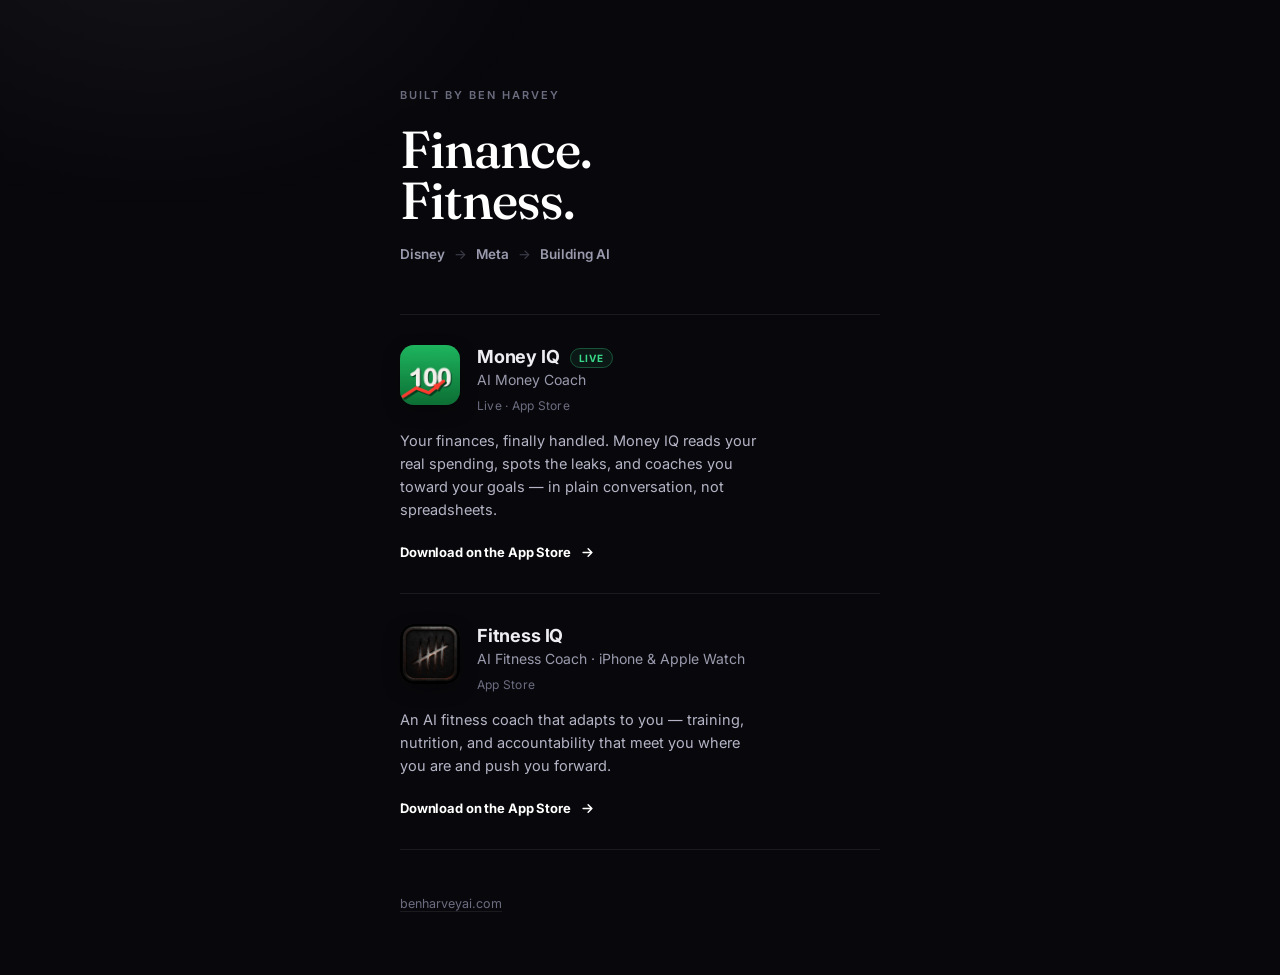
<file: apps/index.html>
<!DOCTYPE html>
<html lang="en">
<head>
  <meta charset="UTF-8">
  <meta name="viewport" content="width=device-width, initial-scale=1.0">
  <title>Ben Harvey — Apps</title>
  <meta name="description" content="Apps built by Ben Harvey. Money IQ — your AI money coach. Fitness IQ — your AI fitness coach. Live on the App Store.">
  <meta property="og:title" content="Ben Harvey — Apps">
  <meta property="og:description" content="Money IQ: Net Worth & AI Coach & Fitness IQ: AI Fitness Coach — live on the App Store.">
  <meta property="og:image" content="https://benharveyai.com/apps/icon-hundo.png">
  <meta property="og:type" content="website">
  <meta name="theme-color" content="#08080c">
  <link rel="preconnect" href="https://fonts.googleapis.com">
  <link rel="preconnect" href="https://fonts.gstatic.com" crossorigin>
  <link href="https://fonts.googleapis.com/css2?family=Fraunces:opsz,wght@9..144,400;9..144,500;9..144,600&family=Inter:wght@400;500;600;700&display=swap" rel="stylesheet">
  <style>
    *,*::before,*::after{box-sizing:border-box;margin:0;padding:0}
    :root{
      --bg:#08080c; --ink:#EDEDF2; --sub:#9A9AAE; --faint:#6C6C80;
      --line:rgba(255,255,255,0.08); --line-h:rgba(255,255,255,0.18);
      --card:rgba(255,255,255,0.022);
      --display:'Fraunces',Georgia,serif;
      --sans:'Inter',-apple-system,BlinkMacSystemFont,sans-serif;
      --ease:cubic-bezier(.22,.61,.36,1);
    }
    html{scroll-behavior:smooth}
    body{
      font-family:var(--sans); background:var(--bg); color:var(--ink);
      min-height:100vh; -webkit-font-smoothing:antialiased; text-rendering:optimizeLegibility;
      display:flex; justify-content:center; padding:88px 24px 64px;
    }
    /* one restrained light source, top-left — not a rainbow of glows */
    body::before{
      content:""; position:fixed; inset:0; z-index:0; pointer-events:none;
      background:radial-gradient(680px 480px at 12% -8%, rgba(255,255,255,0.05), transparent 60%);
    }
    .col{position:relative; z-index:1; width:100%; max-width:480px; text-align:left}

    /* reveal */
    .r{opacity:0; transform:translateY(14px); animation:rise .7s var(--ease) forwards}
    .r:nth-child(1){animation-delay:.05s} .r:nth-child(2){animation-delay:.13s}
    .r:nth-child(3){animation-delay:.23s} .r:nth-child(4){animation-delay:.33s}
    @keyframes rise{to{opacity:1;transform:none}}
    @media(prefers-reduced-motion:reduce){.r{animation:none;opacity:1;transform:none}}

    /* header — left aligned, editorial */
    header{margin-bottom:52px}
    .eyebrow{
      font-size:11px; font-weight:600; letter-spacing:.18em; text-transform:uppercase;
      color:var(--faint); margin-bottom:22px;
    }
    h1{
      font-family:var(--display); font-weight:500; font-size:clamp(38px,10vw,52px);
      line-height:.98; letter-spacing:-.02em; color:#fff;
    }
    h1 em{font-style:italic; color:var(--sub)}
    .path{
      margin-top:20px; font-size:13.5px; font-weight:500; color:var(--faint);
      display:flex; gap:9px; align-items:center;
    }
    .path b{color:var(--sub); font-weight:600}
    .path span{opacity:.5}

    /* cards */
    .card{
      display:block; text-decoration:none; color:inherit;
      border-top:1px solid var(--line); padding:30px 0 32px;
      transition:.35s var(--ease);
    }
    .card:last-of-type{border-bottom:1px solid var(--line)}
    .card:hover{padding-left:6px}
    .row{display:flex; gap:17px; align-items:flex-start}
    .icon{
      width:60px; height:60px; border-radius:14px; flex-shrink:0;
      box-shadow:0 6px 22px -8px rgba(0,0,0,.7), inset 0 0 0 .5px rgba(255,255,255,.12);
    }
    .icon.glyph{
      display:flex; align-items:center; justify-content:center;
      background:rgba(255,255,255,.035); font-family:var(--display);
      font-size:29px; line-height:1; color:var(--sub); padding-bottom:3px;
    }
    .body{flex:1; min-width:0; padding-top:1px}
    .name{font-size:18px; font-weight:700; letter-spacing:-.01em}
    .tag{font-size:14px; color:var(--sub); margin-top:3px; line-height:1.4}
    .rate{font-size:12px; color:var(--faint); margin-top:8px; letter-spacing:.02em}
    .rate b{color:var(--sub); font-weight:600}
    .blurb{font-size:14.5px; line-height:1.6; color:#B4B4C6; margin:16px 0 20px; max-width:40ch}
    .cta{
      display:inline-flex; align-items:center; gap:9px;
      font-size:13px; font-weight:700; color:#fff; letter-spacing:-.01em;
      transition:.25s var(--ease);
    }
    .cta svg{width:15px;height:15px}
    .cta.noblurb{margin-top:18px}   /* card has no blurb — keep the CTA off the meta rows */
    .cta .arw{transition:.3s var(--ease)}
    .card:hover .cta .arw{transform:translateX(4px)}
    .featured .name::after{
      content:"Live"; font-family:var(--sans); font-size:10px; font-weight:700; letter-spacing:.08em;
      text-transform:uppercase; color:#39d98a; margin-left:10px; vertical-align:middle;
      padding:3px 8px; border:1px solid rgba(57,217,138,.3); border-radius:999px; background:rgba(57,217,138,.08);
    }
    /* near-invisible "hold here" affordance — touch devices only */
    .hold{
      display:none; align-items:center; gap:5px; margin-left:3px;
      font-size:11px; font-weight:600; letter-spacing:.06em;
      color:var(--faint); opacity:.34; transition:.28s var(--ease);
    }
    .hold svg{width:14px; height:14px; flex-shrink:0}
    .hold .ring{transform-origin:12px 8px; animation:tap 3s var(--ease) infinite}
    @keyframes tap{0%,68%,100%{opacity:0;transform:scale(.55)}14%{opacity:.85;transform:scale(1)}42%{opacity:0;transform:scale(1.25)}}
    body.touch .appstore .hold{display:inline-flex}
    body.touch .appstore .cta .arw{display:none}
    .card.holding .hold{opacity:1; color:#fff}
    .card.holding .hold .ring{animation:none; opacity:.9; transform:none}
    .hold.nudge{opacity:.85; color:var(--ink)}
    @media(prefers-reduced-motion:reduce){.hold .ring{animation:none;opacity:.7}}
    footer{margin-top:46px; font-size:12.5px; color:var(--faint)}
    footer a{color:var(--faint); text-decoration:none; border-bottom:1px solid var(--line); transition:.2s}
    footer a:hover{color:var(--ink); border-color:var(--line-h)}
    @media(max-width:420px){
      body{padding:64px 22px 48px}
      header{margin-bottom:40px}
      .icon{width:54px;height:54px}
    }
  </style>
  <link rel="canonical" href="https://benharveyai.com/apps/">
  <script type="application/ld+json">
  {
    "@context": "https://schema.org",
    "@graph": [
      {
        "@type": "SoftwareApplication",
        "name": "Fitness IQ — AI Fitness Coach",
        "operatingSystem": "iOS, watchOS",
        "applicationCategory": "HealthApplication",
        "url": "https://apps.apple.com/app/id6782227428",
        "author": { "@id": "https://benharveyai.com/#ben-harvey" }
      },
      {
        "@type": "SoftwareApplication",
        "name": "Money IQ: Net Worth & AI Coach",
        "operatingSystem": "iOS",
        "applicationCategory": "FinanceApplication",
        "url": "https://apps.apple.com/app/id6787509698",
        "author": { "@id": "https://benharveyai.com/#ben-harvey" }
      },
      {
        "@type": "Person",
        "@id": "https://benharveyai.com/#ben-harvey",
        "name": "Ben Harvey",
        "alternateName": ["Benjamin Harvey"],
        "url": "https://benharveyai.com/",
        "sameAs": ["https://github.com/bharv410"]
      }
    ]
  }
  </script>
</head>
<body>
  <div class="col">
    <header class="r">
      <div class="eyebrow">Built by Ben Harvey</div>
      <h1>Finance.<br>Fitness.</h1>
      <div class="path"><b>Disney</b><span>→</span><b>Meta</b><span>→</span><b>Building AI</b></div>
    </header>

    <a class="card featured appstore r" href="https://apps.apple.com/us/app/id6787509698" rel="noopener">
      <div class="row">
        <img class="icon" src="icon-hundo.png" width="60" height="60" alt="Money IQ app icon">
        <div class="body">
          <div class="name">Money IQ</div>
          <div class="tag">AI Money Coach</div>
          <div class="rate">Live · App Store</div>
        </div>
      </div>
      <p class="blurb">Your finances, finally handled. Money IQ reads your real spending, spots the leaks, and coaches you toward your goals — in plain conversation, not spreadsheets.</p>
      <span class="cta">Download on the App Store
        <svg class="arw" viewBox="0 0 24 24" fill="none" stroke="currentColor" stroke-width="2.4" stroke-linecap="round" stroke-linejoin="round"><path d="M5 12h14M13 6l6 6-6 6"/></svg>
        <span class="hold" aria-hidden="true">
          <svg viewBox="0 0 24 24" fill="none" stroke="currentColor" stroke-width="1.7" stroke-linecap="round" stroke-linejoin="round">
            <path class="ring" d="M6.5 4.5a7 7 0 0 1 11 0M9 7.2a3.6 3.6 0 0 1 6 0"/>
            <path d="M11 10.5v5.2L9.4 14a1.4 1.4 0 0 0-2 2l3.3 4a3.4 3.4 0 0 0 2.6 1.2h2.3a3.4 3.4 0 0 0 3.4-3.4v-3.5a1.4 1.4 0 0 0-2.8 0 1.4 1.4 0 0 0-2.8 0 1.4 1.4 0 0 0-2.8 0v-3.8a1.3 1.3 0 0 0-2.6 0Z"/>
          </svg>
          <span class="holdtxt">hold</span>
        </span>
      </span>
    </a>

    <a class="card appstore r" href="https://apps.apple.com/us/app/id6782227428" rel="noopener">
      <div class="row">
        <img class="icon" src="icon-fit.png" width="60" height="60" alt="Fitness IQ app icon">
        <div class="body">
          <div class="name">Fitness IQ</div>
          <div class="tag">AI Fitness Coach · iPhone &amp; Apple Watch</div>
          <div class="rate">App Store</div>
        </div>
      </div>
      <p class="blurb">An AI fitness coach that adapts to you — training, nutrition, and accountability that meet you where you are and push you forward.</p>
      <span class="cta">Download on the App Store
        <svg class="arw" viewBox="0 0 24 24" fill="none" stroke="currentColor" stroke-width="2.4" stroke-linecap="round" stroke-linejoin="round"><path d="M5 12h14M13 6l6 6-6 6"/></svg>
        <span class="hold" aria-hidden="true">
          <svg viewBox="0 0 24 24" fill="none" stroke="currentColor" stroke-width="1.7" stroke-linecap="round" stroke-linejoin="round">
            <path class="ring" d="M6.5 4.5a7 7 0 0 1 11 0M9 7.2a3.6 3.6 0 0 1 6 0"/>
            <path d="M11 10.5v5.2L9.4 14a1.4 1.4 0 0 0-2 2l3.3 4a3.4 3.4 0 0 0 2.6 1.2h2.3a3.4 3.4 0 0 0 3.4-3.4v-3.5a1.4 1.4 0 0 0-2.8 0 1.4 1.4 0 0 0-2.8 0 1.4 1.4 0 0 0-2.8 0v-3.8a1.3 1.3 0 0 0-2.6 0Z"/>
          </svg>
          <span class="holdtxt">hold</span>
        </span>
      </span>
    </a>

    <footer class="r"><a href="https://benharveyai.com">benharveyai.com</a></footer>
  </div>
  <script>
    (function(){
      var ua = navigator.userAgent || "";
      var iOS = /iPhone|iPad|iPod/i.test(ua);
      var inApp = /Instagram|FBAN|FBAV|FB_IAB|Messenger|TikTok|musical_ly|BytedanceWebview|Line\/|Snapchat|GSA\//i.test(ua)
                  || (iOS && !/Safari/i.test(ua)); // iOS webview w/o Safari token = in-app browser
      var touch = ('ontouchstart' in window) || navigator.maxTouchPoints > 0;
      var links = document.querySelectorAll('a.card.appstore');

      // show the faded "hold" affordance only on touch devices
      if (touch) document.body.classList.add('touch');

      links.forEach(function(a){
        var url  = a.getAttribute('href');
        var hint = a.querySelector('.hold');
        var txt  = a.querySelector('.holdtxt');
        var t;

        // long-press feedback: the hint lights up and tells them what to tap
        a.addEventListener('touchstart', function(){
          t = setTimeout(function(){
            a.classList.add('holding');
            if (txt) txt.textContent = 'tap Open Link';
          }, 340);
        }, {passive:true});

        ['touchend','touchcancel','touchmove'].forEach(function(ev){
          a.addEventListener(ev, function(){
            clearTimeout(t);
            a.classList.remove('holding');
            if (txt) txt.textContent = 'hold';
          }, {passive:true});
        });

        // iOS in-app browsers block App Store links. x-safari- forces a break-out to Safari.
        if (inApp && iOS) {
          a.addEventListener('click', function(e){
            e.preventDefault();
            window.location.href = 'x-safari-' + url;   // try to jump to Safari
            // still here a moment later? the OS blocked it — brighten the hold hint
            setTimeout(function(){
              if (!hint) return;
              hint.classList.add('nudge');
              if (txt) txt.textContent = 'hold, then Open Link';
            }, 700);
          });
        }
      });
    })();
  </script>
</body>
</html>
</file>
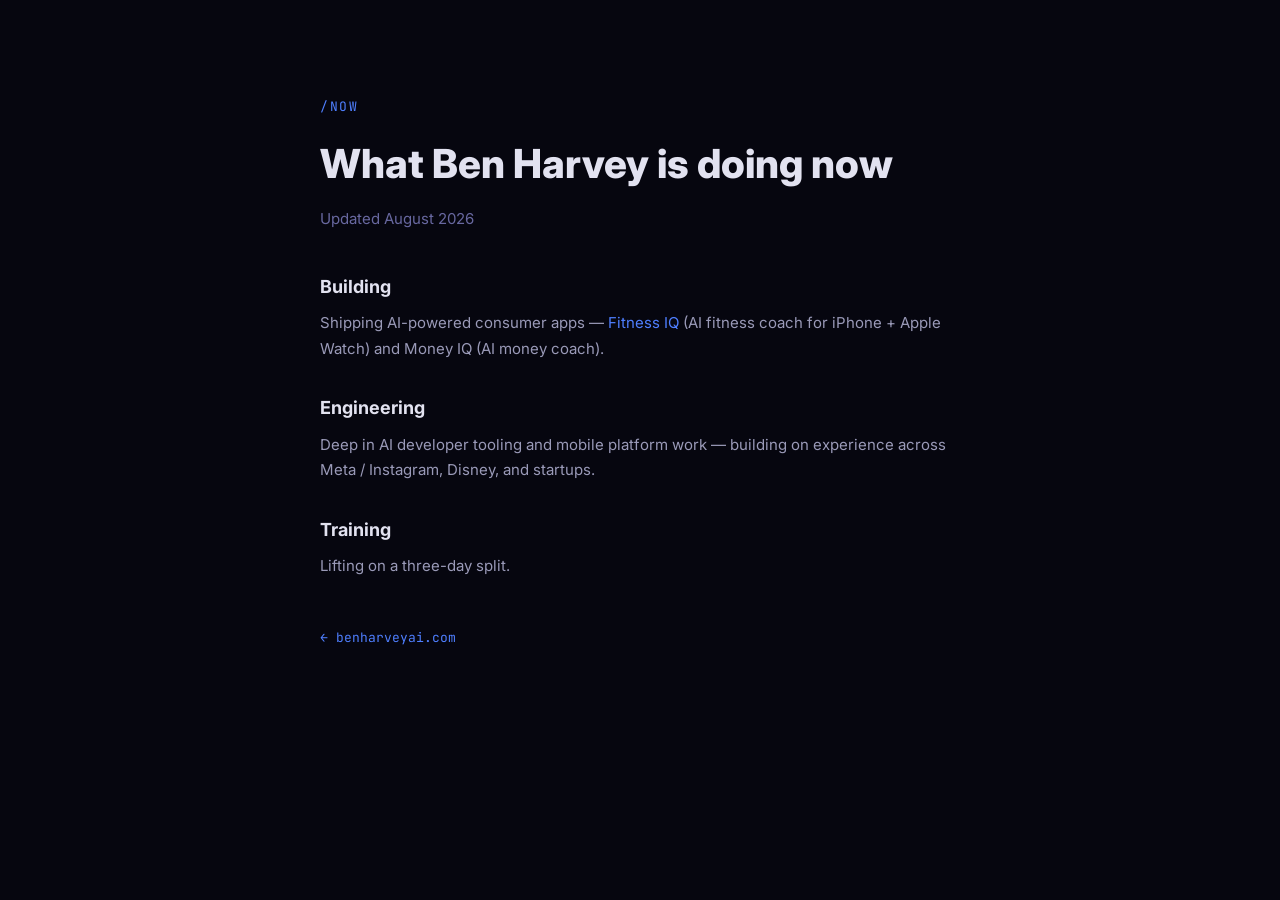
<file: now/index.html>
<!DOCTYPE html>
<html lang="en">
<head>
  <meta charset="UTF-8">
  <meta name="viewport" content="width=device-width, initial-scale=1.0">
  <title>Ben Harvey — Now</title>
  <meta name="description" content="What Ben Harvey is focused on right now — AI engineering, shipping AI apps, and training. Updated August 2026.">
  <link rel="canonical" href="https://benharveyai.com/now/">
  <meta property="og:title" content="Ben Harvey — Now">
  <meta property="og:description" content="What Ben Harvey is working on right now.">
  <meta property="og:url" content="https://benharveyai.com/now/">
  <meta name="twitter:card" content="summary_large_image">
  <link rel="preconnect" href="https://fonts.googleapis.com">
  <link rel="preconnect" href="https://fonts.gstatic.com" crossorigin>
  <link href="https://fonts.googleapis.com/css2?family=Inter:wght@400;600;800&family=JetBrains+Mono:wght@400;700&display=swap" rel="stylesheet">
  <style>
    * { box-sizing: border-box; margin: 0; padding: 0; }
    body { font-family: 'Inter', -apple-system, sans-serif; background: #06060f; color: #E2E2F0; line-height: 1.7; min-height: 100vh; display: flex; justify-content: center; padding: 96px 24px 64px; }
    main { max-width: 640px; width: 100%; }
    .label { font-family: 'JetBrains Mono', monospace; font-size: 13px; color: #4F7FFF; letter-spacing: 0.12em; text-transform: uppercase; margin-bottom: 12px; }
    h1 { font-size: 40px; font-weight: 800; margin-bottom: 8px; }
    .sub { color: #6868A0; font-size: 15px; margin-bottom: 40px; }
    h2 { font-size: 18px; font-weight: 700; margin: 32px 0 8px; color: #E2E2F0; }
    p { color: #9A9AB8; font-size: 15px; }
    a { color: #4F7FFF; text-decoration: none; }
    a:hover { text-decoration: underline; }
    .back { display: inline-block; margin-top: 48px; font-family: 'JetBrains Mono', monospace; font-size: 13px; }
  </style>
</head>
<body>
<main>
  <div class="label">/now</div>
  <h1>What Ben Harvey is doing now</h1>
  <div class="sub">Updated August 2026</div>

  <h2>Building</h2>
  <p>Shipping AI-powered consumer apps — <a href="https://benharveyai.com/apps/">Fitness IQ</a> (AI fitness coach for iPhone + Apple Watch) and Money IQ (AI money coach).</p>

  <h2>Engineering</h2>
  <p>Deep in AI developer tooling and mobile platform work — building on experience across Meta / Instagram, Disney, and startups.</p>

  <h2>Training</h2>
  <p>Lifting on a three-day split.</p>

  <a class="back" href="https://benharveyai.com/">← benharveyai.com</a>
</main>
</body>
</html>
</file>
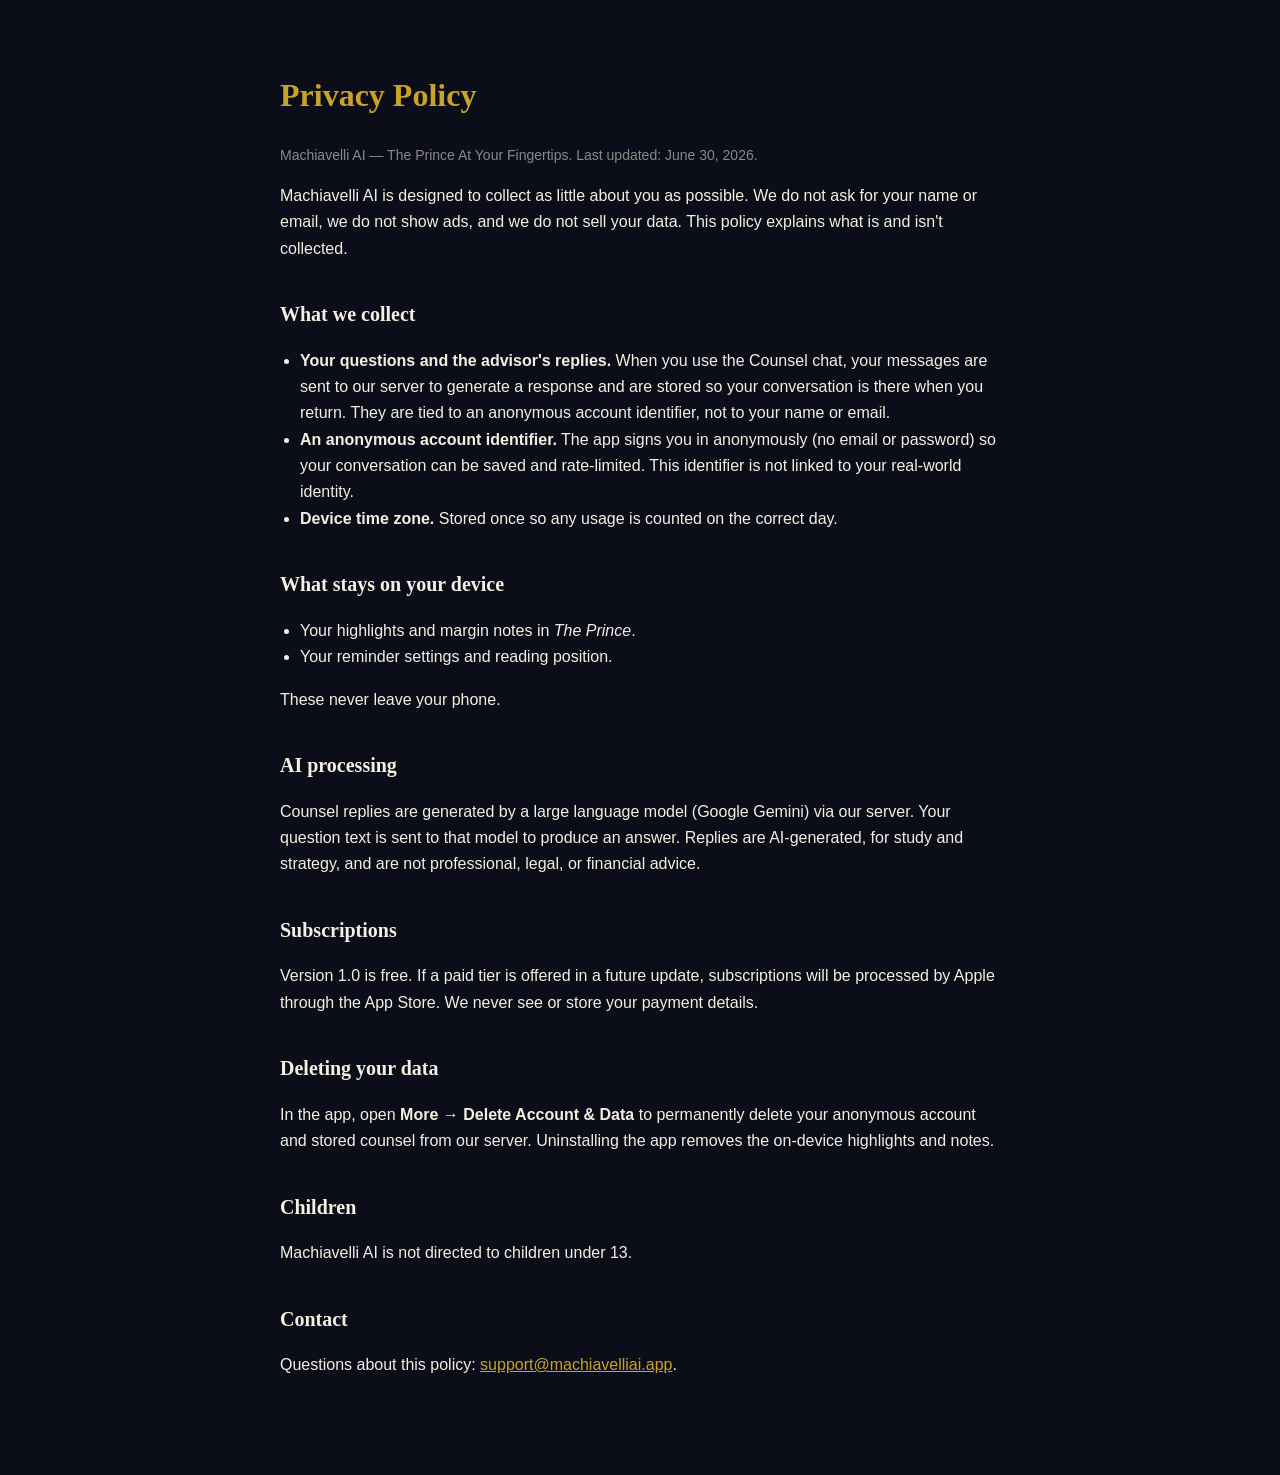
<file: machiavelli-privacy.html>
<!DOCTYPE html>
<html lang="en">
<head><meta name="robots" content="noindex">
<meta charset="utf-8" />
<meta name="viewport" content="width=device-width, initial-scale=1" />
<title>Machiavelli AI — Privacy Policy</title>
<style>
  :root { color-scheme: dark; }
  body { margin: 0; background: #0B0E18; color: #F4EFE2;
         font-family: -apple-system, BlinkMacSystemFont, "Segoe UI", Roboto, sans-serif;
         line-height: 1.65; }
  .wrap { max-width: 720px; margin: 0 auto; padding: 48px 24px 80px; }
  h1 { font-family: Georgia, "Times New Roman", serif; color: #C9A227; font-size: 32px; }
  h2 { font-family: Georgia, serif; color: #F4EFE2; font-size: 20px; margin-top: 36px; }
  a { color: #C9A227; }
  .muted { color: rgba(244,239,226,0.55); font-size: 14px; }
  ul { padding-left: 20px; }
</style>
</head>
<body>
<div class="wrap">
  <h1>Privacy Policy</h1>
  <p class="muted">Machiavelli AI — The Prince At Your Fingertips. Last updated: June 30, 2026.</p>

  <p>Machiavelli AI is designed to collect as little about you as possible. We do not ask for your
  name or email, we do not show ads, and we do not sell your data. This policy explains what is and
  isn't collected.</p>

  <h2>What we collect</h2>
  <ul>
    <li><strong>Your questions and the advisor's replies.</strong> When you use the Counsel chat,
    your messages are sent to our server to generate a response and are stored so your conversation
    is there when you return. They are tied to an anonymous account identifier, not to your name or
    email.</li>
    <li><strong>An anonymous account identifier.</strong> The app signs you in anonymously (no email
    or password) so your conversation can be saved and rate-limited. This identifier is not linked to
    your real-world identity.</li>
    <li><strong>Device time zone.</strong> Stored once so any usage is counted on the correct day.</li>
  </ul>

  <h2>What stays on your device</h2>
  <ul>
    <li>Your highlights and margin notes in <em>The Prince</em>.</li>
    <li>Your reminder settings and reading position.</li>
  </ul>
  <p>These never leave your phone.</p>

  <h2>AI processing</h2>
  <p>Counsel replies are generated by a large language model (Google Gemini) via our server. Your
  question text is sent to that model to produce an answer. Replies are AI-generated, for study and
  strategy, and are not professional, legal, or financial advice.</p>

  <h2>Subscriptions</h2>
  <p>Version 1.0 is free. If a paid tier is offered in a future update, subscriptions will be
  processed by Apple through the App Store. We never see or store your payment details.</p>

  <h2>Deleting your data</h2>
  <p>In the app, open <strong>More → Delete Account &amp; Data</strong> to permanently delete your
  anonymous account and stored counsel from our server. Uninstalling the app removes the on-device
  highlights and notes.</p>

  <h2>Children</h2>
  <p>Machiavelli AI is not directed to children under 13.</p>

  <h2>Contact</h2>
  <p>Questions about this policy: <a href="mailto:support@machiavelliai.app">support@machiavelliai.app</a>.</p>
</div>
</body>
</html>
</file>
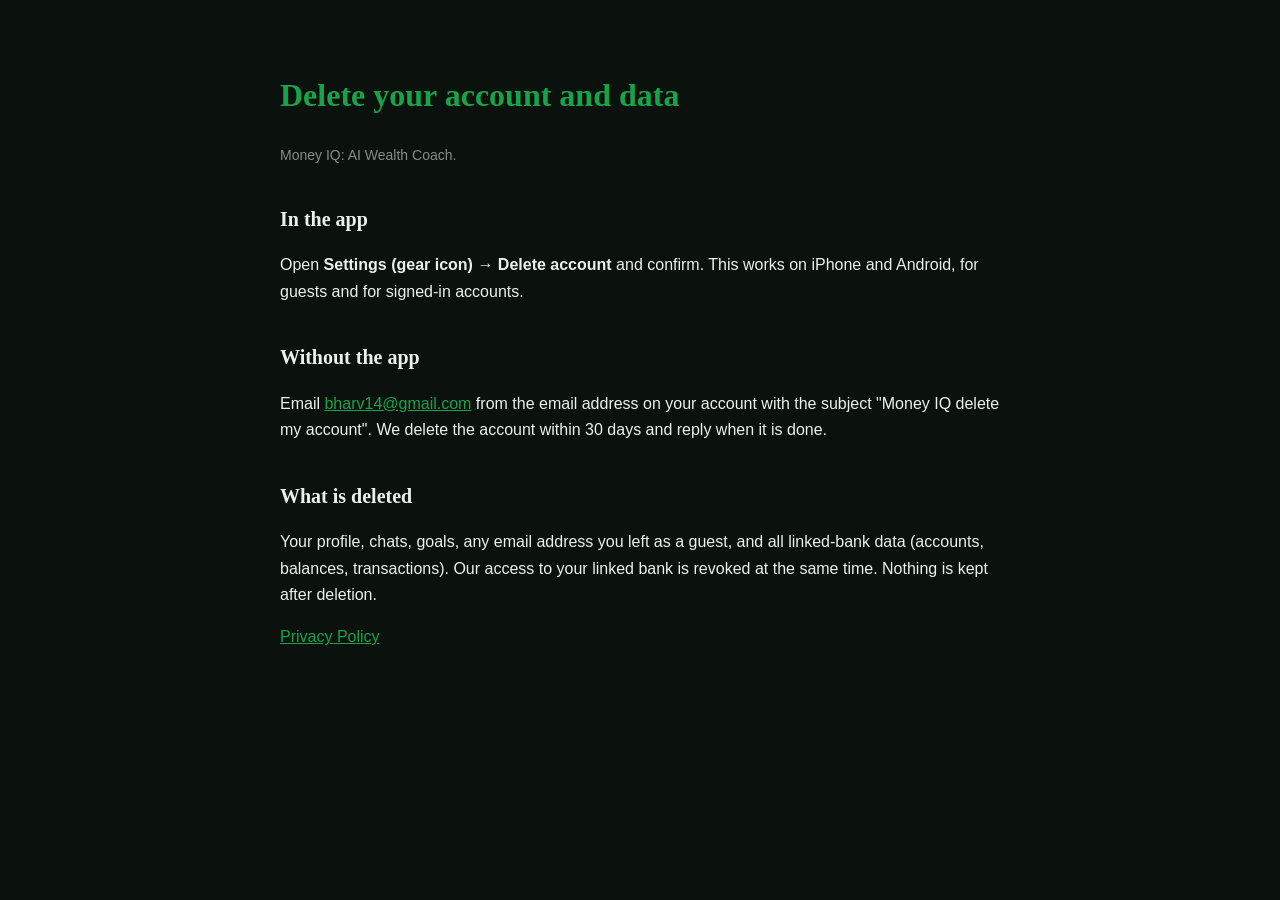
<file: moneyiq-delete.html>
<!DOCTYPE html>
<html lang="en">
<head><meta name="robots" content="noindex">
<meta charset="utf-8" />
<meta name="viewport" content="width=device-width, initial-scale=1" />
<title>Money IQ — Delete your account and data</title>
<style>
  :root { color-scheme: dark; }
  body { margin: 0; background: #0B120D; color: #EAF2EC;
         font-family: -apple-system, BlinkMacSystemFont, "Segoe UI", Roboto, sans-serif;
         line-height: 1.65; }
  .wrap { max-width: 720px; margin: 0 auto; padding: 48px 24px 80px; }
  h1 { font-family: Georgia, "Times New Roman", serif; color: #16A34A; font-size: 32px; }
  h2 { font-family: Georgia, serif; color: #EAF2EC; font-size: 20px; margin-top: 36px; }
  a { color: #16A34A; }
  .muted { color: rgba(234,242,236,0.55); font-size: 14px; }
  ul { padding-left: 20px; }
  strong { color: #EAF2EC; }
</style>
</head>
<body>
<div class="wrap">
  <h1>Delete your account and data</h1>
  <p class="muted">Money IQ: AI Wealth Coach.</p>

  <h2>In the app</h2>
  <p>Open <strong>Settings (gear icon) → Delete account</strong> and confirm. This works on iPhone and
  Android, for guests and for signed-in accounts.</p>

  <h2>Without the app</h2>
  <p>Email <a href="mailto:bharv14@gmail.com?subject=Money%20IQ%20delete%20my%20account">bharv14@gmail.com</a>
  from the email address on your account with the subject "Money IQ delete my account". We delete the
  account within 30 days and reply when it is done.</p>

  <h2>What is deleted</h2>
  <p>Your profile, chats, goals, any email address you left as a guest, and all linked-bank data
  (accounts, balances, transactions). Our access to your linked bank is revoked at the same time.
  Nothing is kept after deletion.</p>

  <p><a href="https://benharveyai.com/moneyiq-privacy.html">Privacy Policy</a></p>
</div>
</body>
</html>
</file>
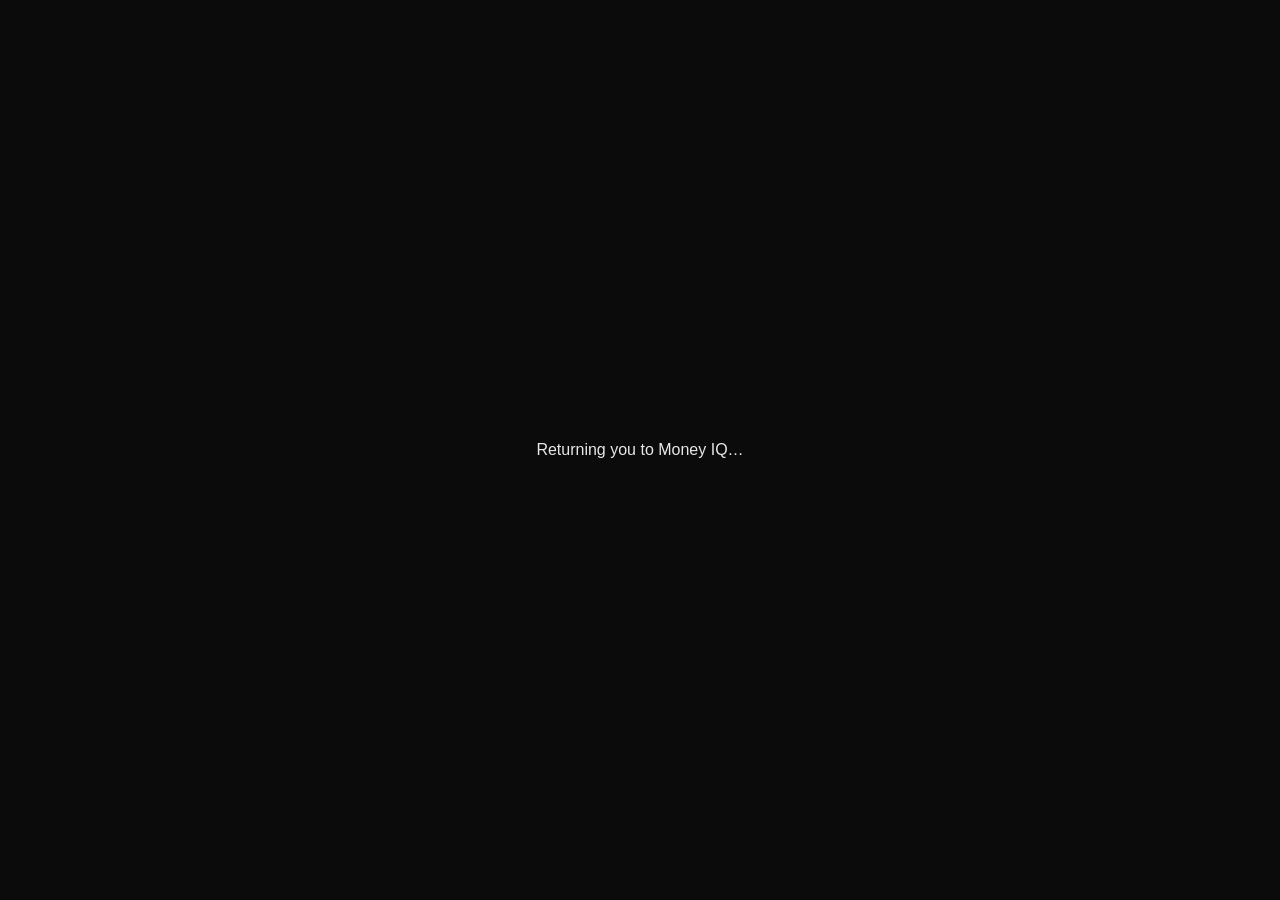
<file: moneyiq-oauth.html>
<!DOCTYPE html>
<html><head><meta charset="utf-8"><title>Returning to Money IQ…</title>
<meta name="robots" content="noindex"></head>
<body style="background:#0b0b0b;color:#e7e7e7;font-family:-apple-system,sans-serif;display:flex;align-items:center;justify-content:center;height:100vh;margin:0">
<p>Returning you to Money IQ…</p>
</body></html>
</file>
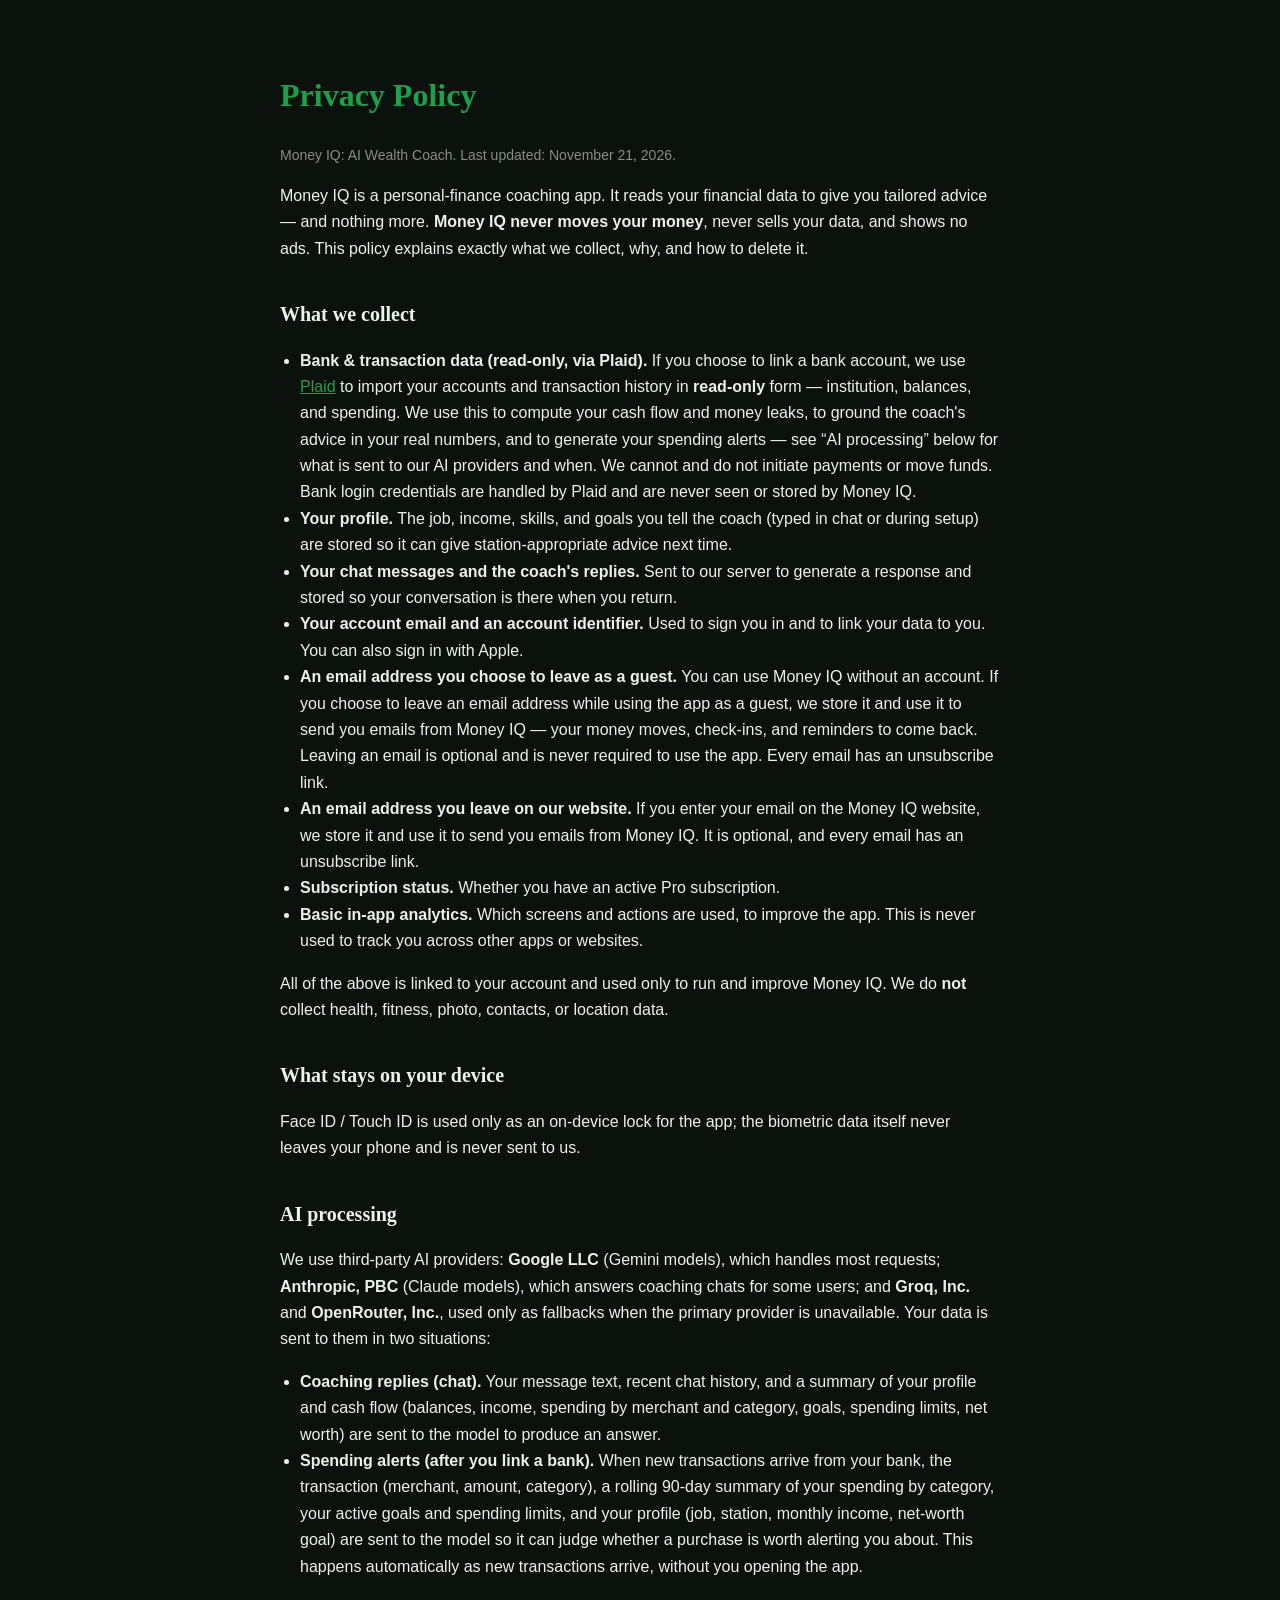
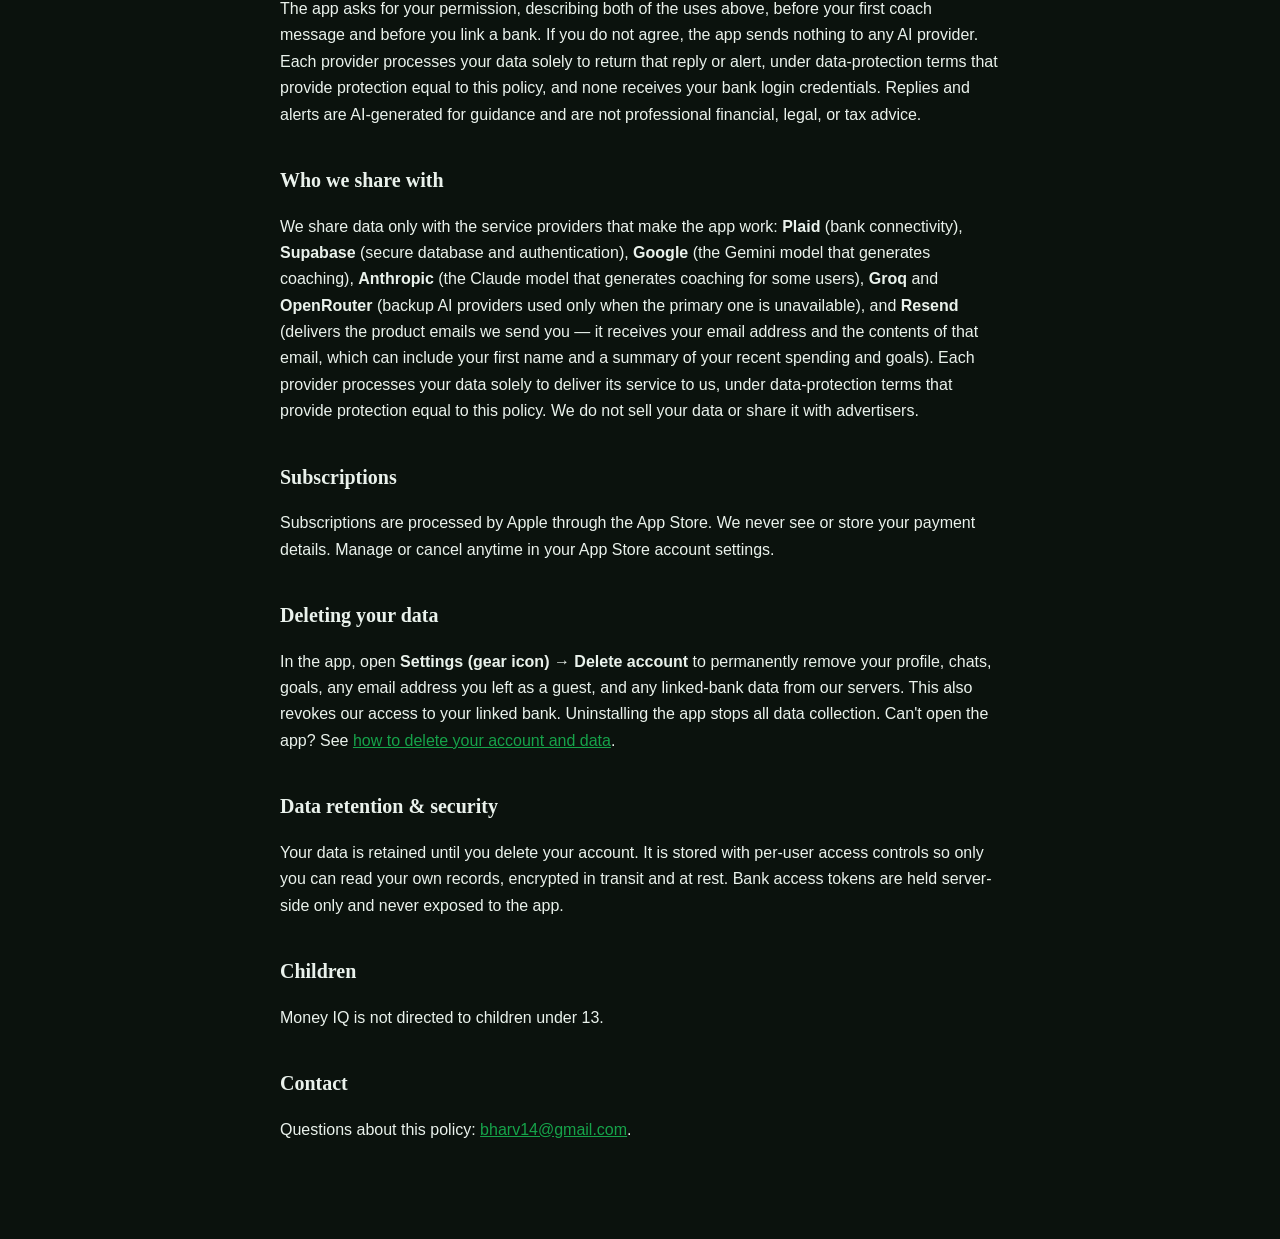
<file: moneyiq-privacy.html>
<!DOCTYPE html>
<html lang="en">
<head><meta name="robots" content="noindex">
<meta charset="utf-8" />
<meta name="viewport" content="width=device-width, initial-scale=1" />
<title>Money IQ — Privacy Policy</title>
<style>
  :root { color-scheme: dark; }
  body { margin: 0; background: #0B120D; color: #EAF2EC;
         font-family: -apple-system, BlinkMacSystemFont, "Segoe UI", Roboto, sans-serif;
         line-height: 1.65; }
  .wrap { max-width: 720px; margin: 0 auto; padding: 48px 24px 80px; }
  h1 { font-family: Georgia, "Times New Roman", serif; color: #16A34A; font-size: 32px; }
  h2 { font-family: Georgia, serif; color: #EAF2EC; font-size: 20px; margin-top: 36px; }
  a { color: #16A34A; }
  .muted { color: rgba(234,242,236,0.55); font-size: 14px; }
  ul { padding-left: 20px; }
  strong { color: #EAF2EC; }
</style>
</head>
<body>
<div class="wrap">
  <h1>Privacy Policy</h1>
  <p class="muted">Money IQ: AI Wealth Coach. Last updated: November 21, 2026.</p>

  <p>Money IQ is a personal-finance coaching app. It reads your financial data to give you tailored
  advice — and nothing more. <strong>Money IQ never moves your money</strong>, never sells your data,
  and shows no ads. This policy explains exactly what we collect, why, and how to delete it.</p>

  <h2>What we collect</h2>
  <ul>
    <li><strong>Bank &amp; transaction data (read-only, via Plaid).</strong> If you choose to link a
    bank account, we use <a href="https://plaid.com/legal/#end-user-privacy-policy">Plaid</a> to import
    your accounts and transaction history in <strong>read-only</strong> form — institution, balances,
    and spending. We use this to compute your cash flow and money leaks, to ground the coach's advice in your real
    numbers, and to generate your spending alerts — see “AI processing” below for what is sent to our
    AI providers and when. We cannot and do not initiate payments or move funds. Bank login
    credentials are handled by Plaid and are never seen or stored by Money IQ.</li>
    <li><strong>Your profile.</strong> The job, income, skills, and goals you tell the coach (typed in
    chat or during setup) are stored so it can give station-appropriate advice next time.</li>
    <li><strong>Your chat messages and the coach's replies.</strong> Sent to our server to generate a
    response and stored so your conversation is there when you return.</li>
    <li><strong>Your account email and an account identifier.</strong> Used to sign you in and to link
    your data to you. You can also sign in with Apple.</li>
    <li><strong>An email address you choose to leave as a guest.</strong> You can use Money IQ without
    an account. If you choose to leave an email address while using the app as a guest, we store it
    and use it to send you emails from Money IQ — your money moves, check-ins, and reminders to come
    back. Leaving an email is optional and is never required to use the app. Every email has an
    unsubscribe link.</li>
    <li><strong>An email address you leave on our website.</strong> If you enter your email on the
    Money IQ website, we store it and use it to send you emails from Money IQ. It is optional, and
    every email has an unsubscribe link.</li>
    <li><strong>Subscription status.</strong> Whether you have an active Pro subscription.</li>
    <li><strong>Basic in-app analytics.</strong> Which screens and actions are used, to improve the
    app. This is never used to track you across other apps or websites.</li>
  </ul>
  <p>All of the above is linked to your account and used only to run and improve Money IQ. We do
  <strong>not</strong> collect health, fitness, photo, contacts, or location data.</p>

  <h2>What stays on your device</h2>
  <p>Face ID / Touch ID is used only as an on-device lock for the app; the biometric data itself never
  leaves your phone and is never sent to us.</p>

  <h2>AI processing</h2>
  <p>We use third-party AI providers: <strong>Google LLC</strong> (Gemini models), which handles
  most requests; <strong>Anthropic, PBC</strong> (Claude models), which answers coaching chats for
  some users; and <strong>Groq, Inc.</strong> and <strong>OpenRouter, Inc.</strong>, used only as
  fallbacks when the primary provider is unavailable. Your data is sent to them in two situations:</p>
  <ul>
    <li><strong>Coaching replies (chat).</strong> Your message text, recent chat history, and a
    summary of your profile and cash flow (balances, income, spending by merchant and category,
    goals, spending limits, net worth) are sent to the model to produce an answer.</li>
    <li><strong>Spending alerts (after you link a bank).</strong> When new transactions arrive from
    your bank, the transaction (merchant, amount, category), a rolling 90-day summary of your
    spending by category, your active goals and spending limits, and your profile (job, station,
    monthly income, net-worth goal) are sent to the model so it can judge whether a purchase is
    worth alerting you about. This happens automatically as new transactions arrive, without you
    opening the app.</li>
  </ul>
  <p>The app asks for your permission, describing both of the uses above, before your
  first coach message and before you link a bank. If you do not agree, the app sends nothing to
  any AI provider. Each provider processes your data solely to return that reply or alert, under
  data-protection terms that provide protection equal to this policy, and none receives your bank
  login credentials. Replies and alerts are AI-generated for
  guidance and are not professional financial, legal, or tax advice.</p>

  <h2>Who we share with</h2>
  <p>We share data only with the service providers that make the app work: <strong>Plaid</strong>
  (bank connectivity), <strong>Supabase</strong> (secure database and authentication),
  <strong>Google</strong> (the Gemini model that generates coaching), <strong>Anthropic</strong>
  (the Claude model that generates coaching for some users), <strong>Groq</strong> and
  <strong>OpenRouter</strong> (backup AI providers used only when the primary one is unavailable),
  and <strong>Resend</strong> (delivers
  the product emails we send you — it receives your email address and the contents of that email,
  which can include your first name and a summary of your recent spending and goals). Each provider processes your data solely
  to deliver its service to us, under data-protection terms that provide protection equal to this
  policy. We do not sell your data or share it with advertisers.</p>

  <h2>Subscriptions</h2>
  <p>Subscriptions are processed by Apple through the App Store. We never see or store your payment
  details. Manage or cancel anytime in your App Store account settings.</p>

  <h2>Deleting your data</h2>
  <p>In the app, open <strong>Settings (gear icon) → Delete account</strong> to permanently remove your
  profile, chats, goals, any email address you left as a guest, and any linked-bank data from our
  servers. This also revokes our access to your linked bank. Uninstalling the app stops all data
  collection. Can't open the app? See
  <a href="https://benharveyai.com/moneyiq-delete.html">how to delete your account and data</a>.</p>

  <h2>Data retention &amp; security</h2>
  <p>Your data is retained until you delete your account. It is stored with per-user access controls so
  only you can read your own records, encrypted in transit and at rest. Bank access tokens are held
  server-side only and never exposed to the app.</p>

  <h2>Children</h2>
  <p>Money IQ is not directed to children under 13.</p>

  <h2>Contact</h2>
  <p>Questions about this policy: <a href="mailto:bharv14@gmail.com">bharv14@gmail.com</a>.</p>
</div>
</body>
</html>
</file>
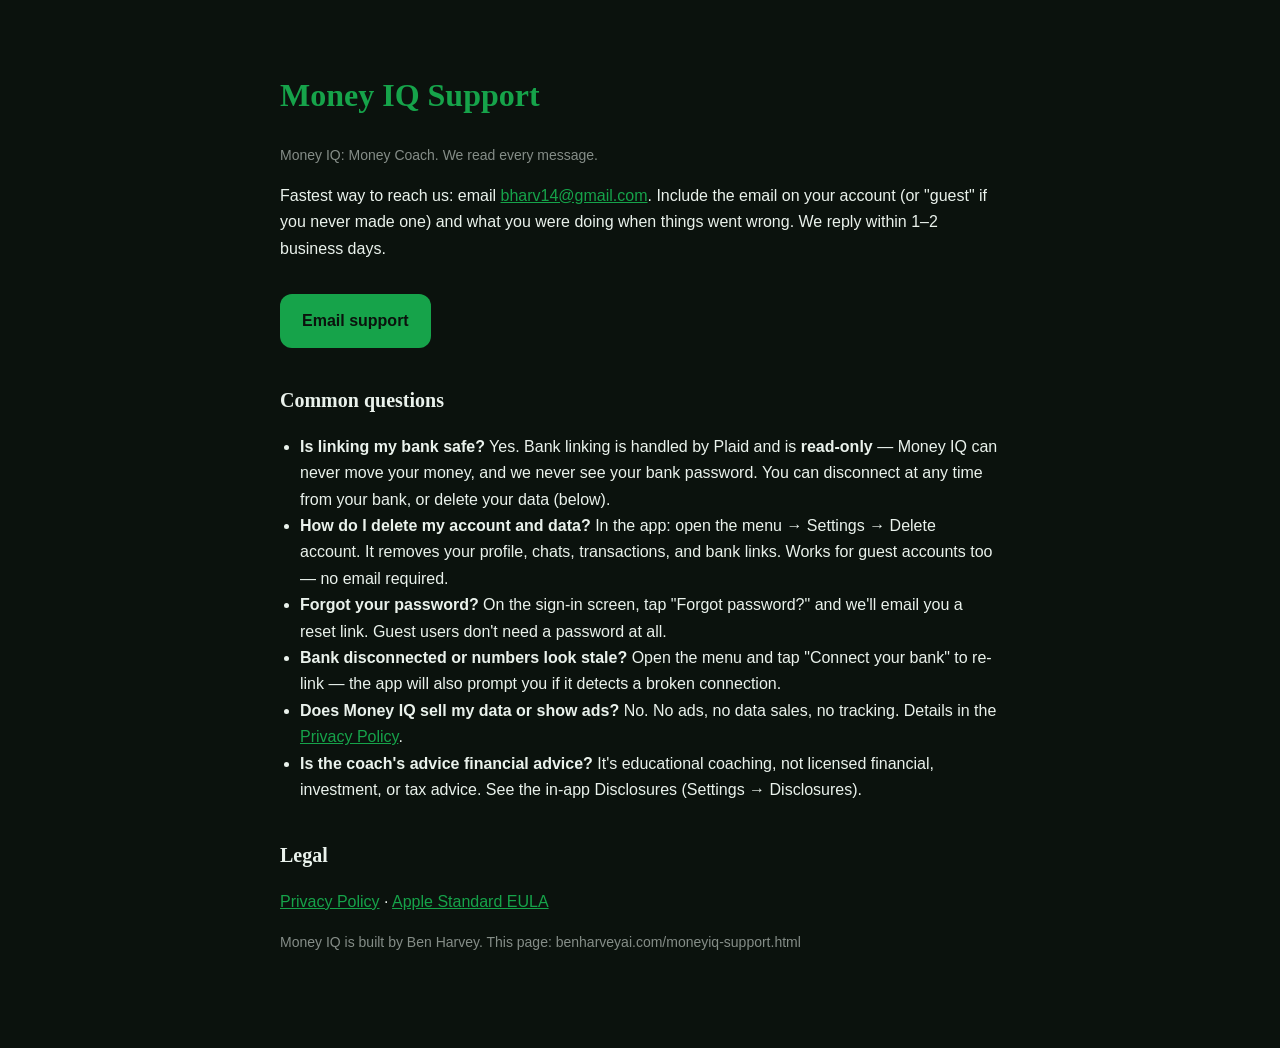
<file: moneyiq-support.html>
<!DOCTYPE html>
<html lang="en">
<head><meta name="robots" content="noindex">
<meta charset="utf-8" />
<meta name="viewport" content="width=device-width, initial-scale=1" />
<title>Money IQ — Support</title>
<style>
  :root { color-scheme: dark; }
  body { margin: 0; background: #0B120D; color: #EAF2EC;
         font-family: -apple-system, BlinkMacSystemFont, "Segoe UI", Roboto, sans-serif;
         line-height: 1.65; }
  .wrap { max-width: 720px; margin: 0 auto; padding: 48px 24px 80px; }
  h1 { font-family: Georgia, "Times New Roman", serif; color: #16A34A; font-size: 32px; }
  h2 { font-family: Georgia, serif; color: #EAF2EC; font-size: 20px; margin-top: 36px; }
  a { color: #16A34A; }
  .muted { color: rgba(234,242,236,0.55); font-size: 14px; }
  ul { padding-left: 20px; }
  strong { color: #EAF2EC; }
  .cta { display: inline-block; margin-top: 16px; padding: 14px 22px; background: #16A34A;
         color: #0B120D; border-radius: 12px; font-weight: 700; text-decoration: none; }
</style>
</head>
<body>
<div class="wrap">
  <h1>Money IQ Support</h1>
  <p class="muted">Money IQ: Money Coach. We read every message.</p>

  <p>Fastest way to reach us: email <a href="mailto:bharv14@gmail.com">bharv14@gmail.com</a>.
  Include the email on your account (or "guest" if you never made one) and what you were doing
  when things went wrong. We reply within 1–2 business days.</p>
  <p><a class="cta" href="mailto:bharv14@gmail.com?subject=Money%20IQ%20support">Email support</a></p>

  <h2>Common questions</h2>
  <ul>
    <li><strong>Is linking my bank safe?</strong> Yes. Bank linking is handled by Plaid and is
    <strong>read-only</strong> — Money IQ can never move your money, and we never see your bank
    password. You can disconnect at any time from your bank, or delete your data (below).</li>
    <li><strong>How do I delete my account and data?</strong> In the app: open the menu →
    Settings → Delete account. It removes your profile, chats, transactions, and bank links.
    Works for guest accounts too — no email required.</li>
    <li><strong>Forgot your password?</strong> On the sign-in screen, tap "Forgot password?"
    and we'll email you a reset link. Guest users don't need a password at all.</li>
    <li><strong>Bank disconnected or numbers look stale?</strong> Open the menu and tap
    "Connect your bank" to re-link — the app will also prompt you if it detects a broken
    connection.</li>
    <li><strong>Does Money IQ sell my data or show ads?</strong> No. No ads, no data sales,
    no tracking. Details in the <a href="/moneyiq-privacy.html">Privacy Policy</a>.</li>
    <li><strong>Is the coach's advice financial advice?</strong> It's educational coaching,
    not licensed financial, investment, or tax advice. See the in-app Disclosures
    (Settings → Disclosures).</li>
  </ul>

  <h2>Legal</h2>
  <p><a href="/moneyiq-privacy.html">Privacy Policy</a> ·
  <a href="https://www.apple.com/legal/internet-services/itunes/dev/stdeula/">Apple Standard EULA</a></p>

  <p class="muted">Money IQ is built by Ben Harvey. This page: benharveyai.com/moneyiq-support.html</p>
</div>
</body>
</html>
</file>
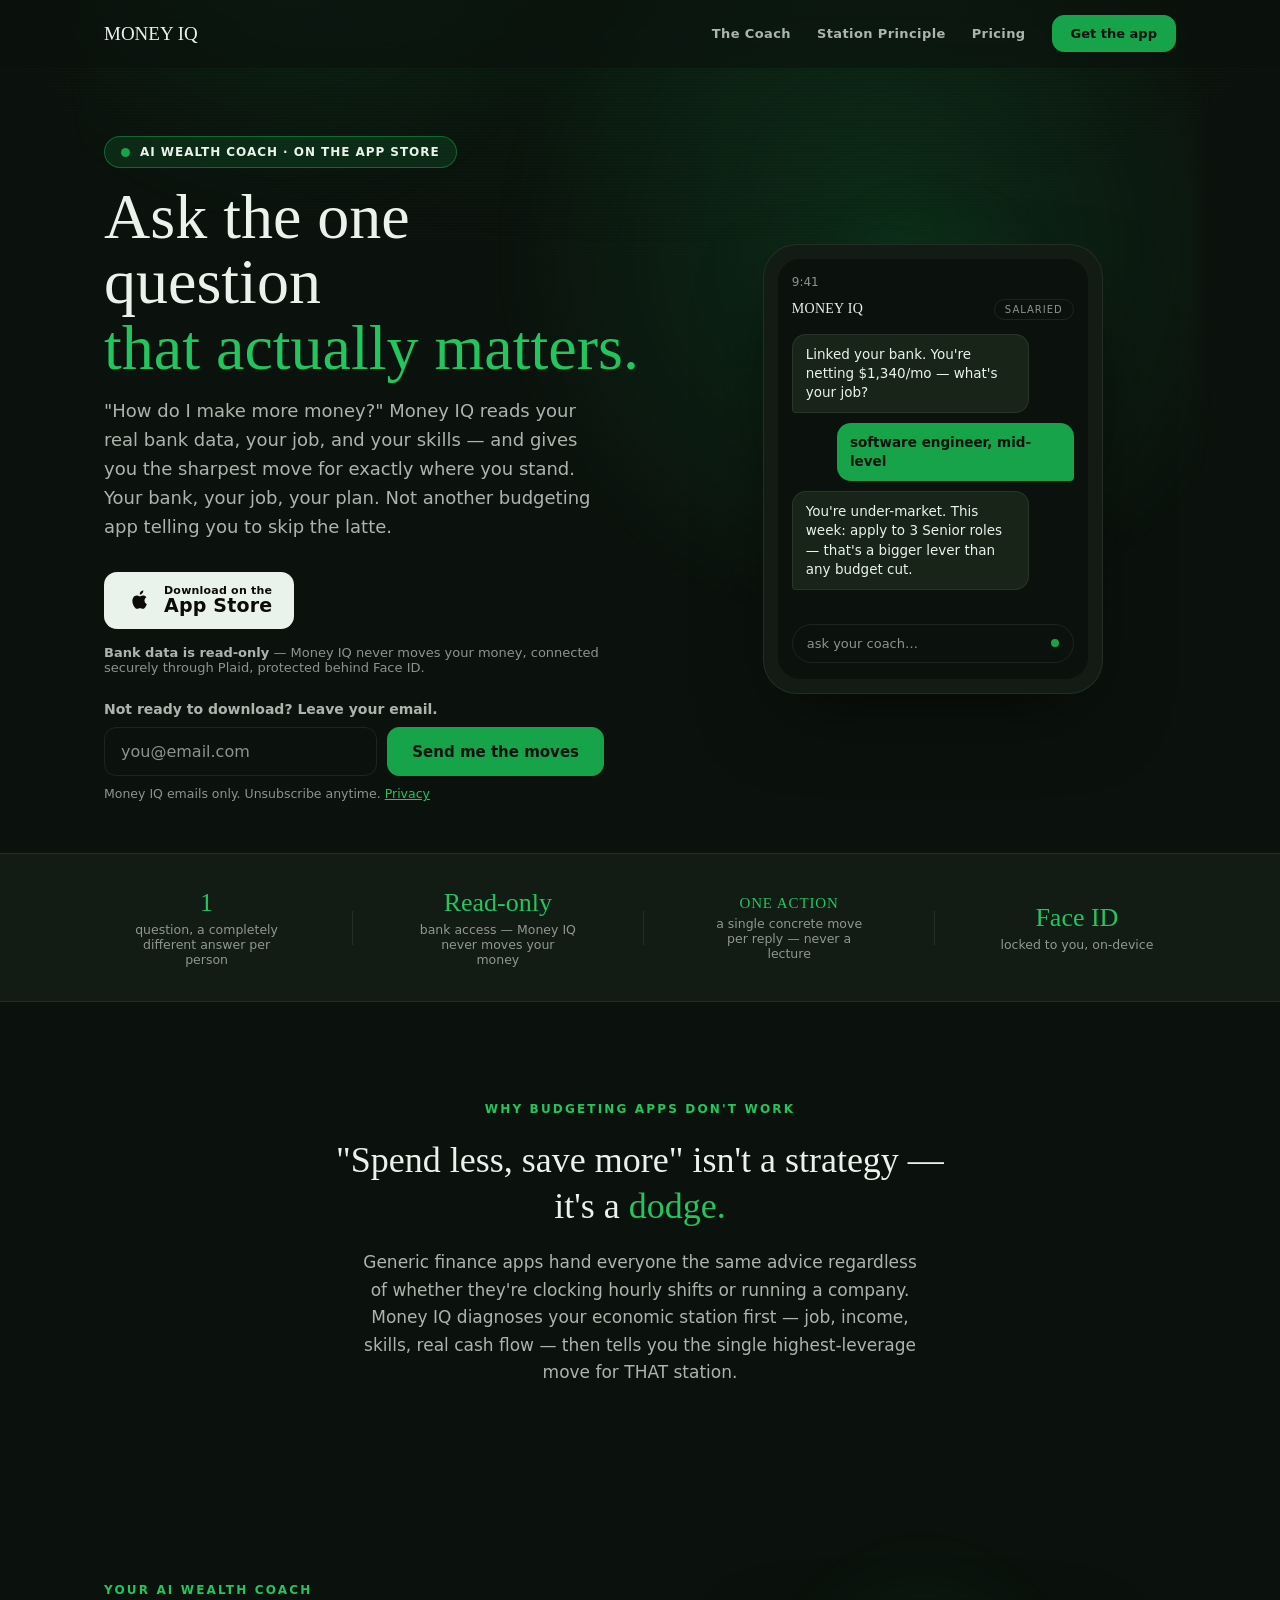
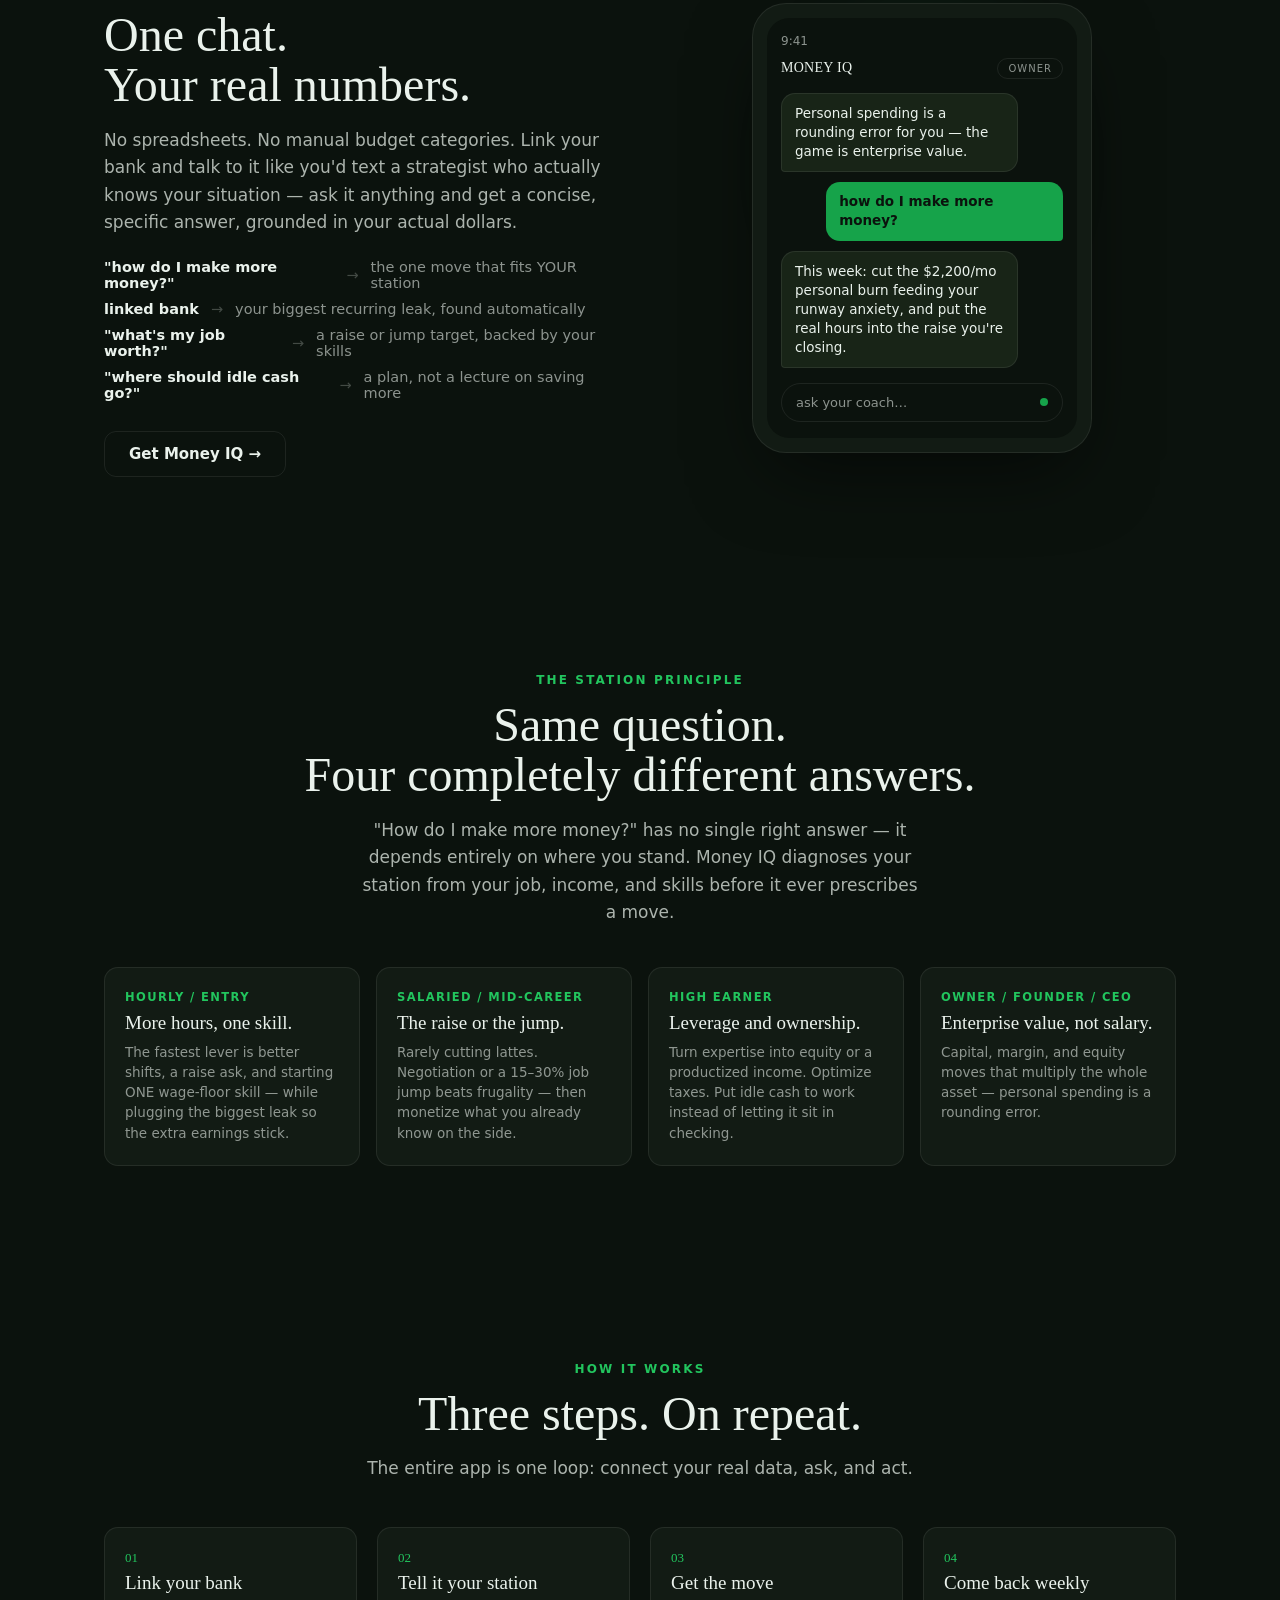
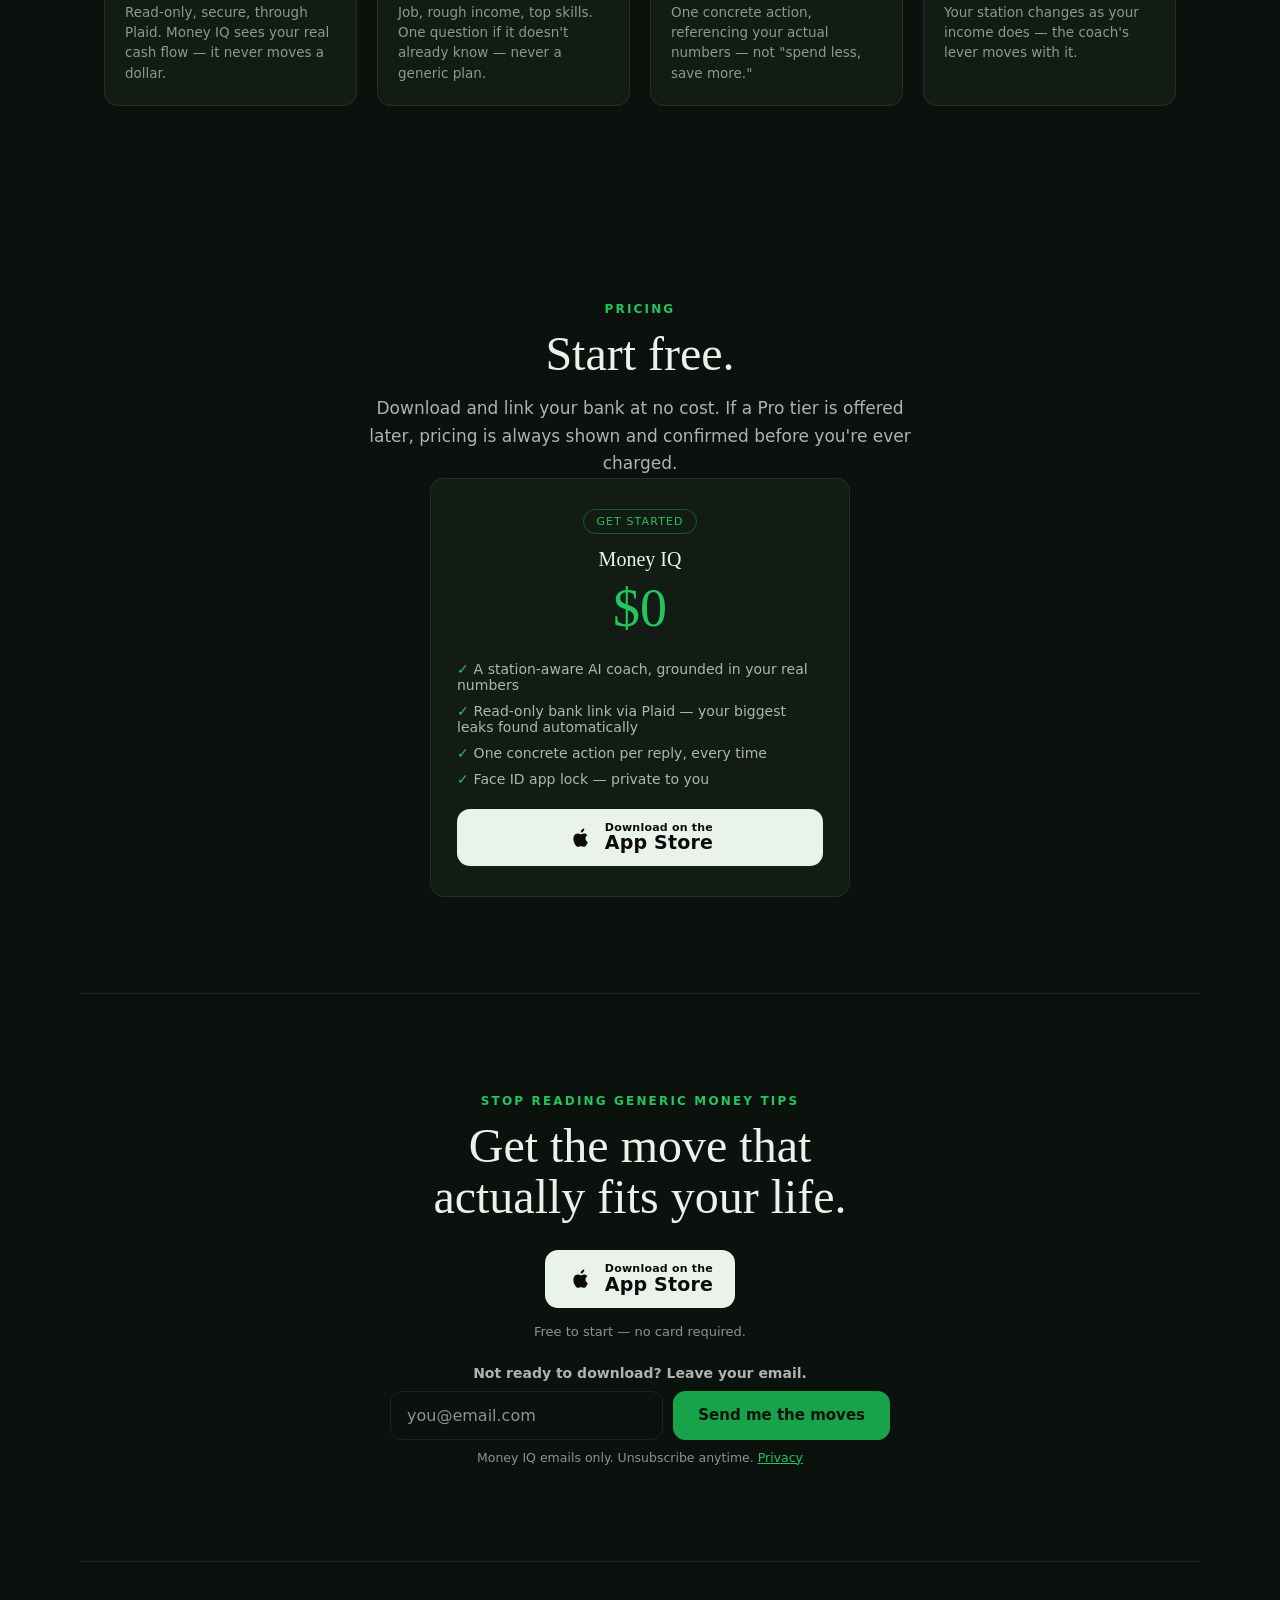
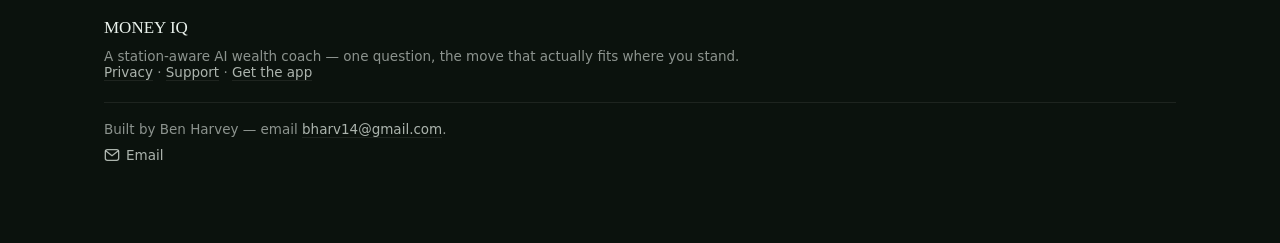
<file: moneyiq.html>
<!DOCTYPE html>
<html lang="en">
<head>
  <meta charset="UTF-8" />
  <meta name="viewport" content="width=device-width, initial-scale=1, viewport-fit=cover" />
  <title>Money IQ: AI Wealth Coach — ask the one question that matters</title>
  <meta name="description" content="How do I make more money? Money IQ reads your bank, your job, and your skills, and gives you the sharpest move for exactly where you stand — not generic advice. Station-aware AI coaching. iPhone." />
  <meta name="theme-color" content="#0B120D" />
  <meta name="apple-itunes-app" content="app-id=6787509698" />
  <link rel="icon" href="data:image/svg+xml,%3Csvg xmlns='http://www.w3.org/2000/svg' viewBox='0 0 32 32'%3E%3Crect width='32' height='32' rx='6' fill='%230B120D'/%3E%3Ctext x='16' y='23' font-family='Georgia,serif' font-size='19' font-weight='700' fill='%2316A34A' text-anchor='middle'%3E%24%3C/text%3E%3C/svg%3E" />
  <meta property="og:title" content="Money IQ: AI Wealth Coach — ask the one question that matters" />
  <meta property="og:description" content="How do I make more money? Your bank, your job, your plan — a completely different answer depending on where you stand. Not generic budgeting advice." />
  <meta property="og:type" content="website" />
  <meta property="og:url" content="https://benharveyai.com/moneyiq.html" />
  <meta name="twitter:card" content="summary_large_image" />
  <meta name="twitter:title" content="Money IQ: AI Wealth Coach" />
  <meta name="twitter:description" content="Ask the one question that matters — how do I make more money? Get the sharpest move for exactly where you stand." />
  <link rel="canonical" href="https://benharveyai.com/moneyiq.html" />
  <link rel="stylesheet" href="moneyiq-styles.css" />
  <link rel="stylesheet" href="moneyiq-landing.css" />
  <script>document.documentElement.className += " js";</script>
  <script type="application/ld+json">
  {
    "@context": "https://schema.org",
    "@type": "SoftwareApplication",
    "name": "Money IQ: AI Wealth Coach",
    "operatingSystem": "iOS",
    "applicationCategory": "FinanceApplication",
    "url": "https://benharveyai.com/moneyiq.html",
    "installUrl": "https://apps.apple.com/app/id6787509698",
    "offers": { "@type": "Offer", "price": "0", "priceCurrency": "USD" },
    "description": "A station-aware AI wealth coach: link your bank and tell it your job and skills, and it gives you the single highest-leverage move to make more money — tailored to exactly where you stand."
  }
  </script>
</head>
<body>
  <div class="land">
    <!-- ── NAV ─────────────────────────────────────────────────── -->
    <nav class="nav" id="nav">
      <div class="nav-in">
        <a class="brand" href="/">MONEY IQ</a>
        <button class="nav-burger" id="nav-burger" type="button" aria-label="Menu" aria-expanded="false"><span></span><span></span><span></span></button>
        <div class="nav-links">
          <a class="navlink" href="#coach">The Coach</a>
          <a class="navlink" href="#stations">Station Principle</a>
          <a class="navlink" href="#pricing">Pricing</a>
          <a class="btn small" href="https://apps.apple.com/app/id6787509698">Get the app</a>
        </div>
      </div>
    </nav>

    <main>
    <!-- ── HERO ────────────────────────────────────────────────── -->
    <header class="hero-land">
      <div class="hero-copy reveal">
        <span class="outnow"><span class="dot" aria-hidden="true"></span> AI Wealth Coach · On the App Store</span>
        <h1>Ask the one question<br /><span class="green">that actually matters.</span></h1>
        <p class="lede">"How do I make more money?" Money IQ reads your real bank data, your job, and your skills — and gives you the sharpest move for exactly where you stand. Your bank, your job, your plan. Not another budgeting app telling you to skip the latte.</p>

        <div class="cta-row">
          <a class="appstore-btn" href="https://apps.apple.com/app/id6787509698" aria-label="Download on the App Store">
            <svg viewBox="0 0 24 24" fill="currentColor" aria-hidden="true"><path d="M17.05 12.54c-.02-2.07 1.69-3.06 1.77-3.11-.96-1.41-2.46-1.6-3-1.62-1.28-.13-2.49.75-3.14.75-.64 0-1.64-.73-2.7-.71-1.39.02-2.67.81-3.38 2.05-1.44 2.5-.37 6.2 1.04 8.23.69.99 1.51 2.1 2.58 2.06 1.04-.04 1.43-.67 2.69-.67 1.25 0 1.61.67 2.7.65 1.11-.02 1.82-1.01 2.5-2.01.79-1.15 1.11-2.27 1.13-2.32-.02-.01-2.17-.83-2.19-3.29zM15.1 5.82c.57-.69.95-1.65.85-2.6-.82.03-1.81.54-2.4 1.23-.52.61-.98 1.58-.86 2.51.91.07 1.84-.46 2.41-1.14z"/></svg>
            <span class="as-txt"><span class="as-sm">Download on the</span><span class="as-lg">App Store</span></span>
          </a>
        </div>
        <div class="cta-note"><b>Bank data is read-only</b> — Money IQ never moves your money, connected securely through Plaid, protected behind Face ID.</div>
        <form class="lead-form" data-src="hero" novalidate>
          <label class="lead-label" for="lead-hero">Not ready to download? Leave your email.</label>
          <div class="lead-row">
            <input id="lead-hero" class="lead-input" type="email" name="email" inputmode="email" autocomplete="email" placeholder="you@email.com" maxlength="254" required />
            <button class="btn" type="submit">Send me the moves</button>
          </div>
          <div class="lead-msg" role="status" aria-live="polite">Money IQ emails only. Unsubscribe anytime. <a href="moneyiq-privacy.html">Privacy</a></div>
        </form>
      </div>

      <!-- Self-typing coach chat mockup — not a screenshot -->
      <div class="hero-device reveal" aria-hidden="true">
        <div class="phone" id="hero-phone">
          <div class="phone-glow"></div>
          <div class="phone-screen">
            <div class="app-status"><span>9:41</span><span></span></div>
            <div class="app-head">
              <div class="app-brand">MONEY IQ</div>
              <div class="app-station">SALARIED</div>
            </div>
            <!-- First bubble seeded so the phone never paints blank on load. -->
            <div class="chat" id="hero-chat"><div class="bub coach">Linked your bank. You're netting $1,340/mo — what's your job?</div></div>
            <div class="app-bar">
              <div class="app-input"><span>ask your coach…</span><i class="send"></i></div>
            </div>
          </div>
        </div>
      </div>
    </header>

    <!-- ── TRUST STRIP ─────────────────────────────────────────── -->
    <section class="trust">
      <div class="trust-in">
        <div class="trust-item"><div class="tn">1</div><div class="tl">question, a completely different answer per person</div></div>
        <div class="trust-sep"></div>
        <div class="trust-item"><div class="tn">Read-only</div><div class="tl">bank access — Money IQ never moves your money</div></div>
        <div class="trust-sep"></div>
        <div class="trust-item"><div class="tn law">ONE ACTION</div><div class="tl">a single concrete move per reply — never a lecture</div></div>
        <div class="trust-sep"></div>
        <div class="trust-item"><div class="tn">Face ID</div><div class="tl">locked to you, on-device</div></div>
      </div>
    </section>

    <!-- ── THE PROBLEM ─────────────────────────────────────────── -->
    <section class="section center problem reveal">
      <span class="eyebrow">Why budgeting apps don't work</span>
      <blockquote class="bigquote">"Spend less, save more" isn't a strategy —<br />it's a <span class="green">dodge.</span></blockquote>
      <p class="lede">Generic finance apps hand everyone the same advice regardless of whether they're clocking hourly shifts or running a company. Money IQ diagnoses your economic station first — job, income, skills, real cash flow — then tells you the single highest-leverage move for THAT station.</p>
    </section>

    <!-- ── THE COACH ───────────────────────────────────────────── -->
    <section class="section" id="coach">
      <div class="split">
        <div class="reveal">
          <span class="eyebrow">Your AI wealth coach</span>
          <h2 class="h2">One chat.<br />Your real numbers.</h2>
          <p class="lede">No spreadsheets. No manual budget categories. Link your bank and talk to it like you'd text a strategist who actually knows your situation — ask it anything and get a concise, specific answer, grounded in your actual dollars.</p>
          <ul class="say-list">
            <li><span class="say">"how do I make more money?"</span><span class="arr">→</span><span class="res">the one move that fits YOUR station</span></li>
            <li><span class="say">linked bank</span><span class="arr">→</span><span class="res">your biggest recurring leak, found automatically</span></li>
            <li><span class="say">"what's my job worth?"</span><span class="arr">→</span><span class="res">a raise or jump target, backed by your skills</span></li>
            <li><span class="say">"where should idle cash go?"</span><span class="arr">→</span><span class="res">a plan, not a lecture on saving more</span></li>
          </ul>
          <div class="cta-row">
            <a class="btn ghost" href="https://apps.apple.com/app/id6787509698">Get Money IQ →</a>
          </div>
        </div>
        <div class="media reveal">
          <div class="phone phone-static">
            <div class="phone-glow"></div>
            <div class="phone-screen">
              <div class="app-status"><span>9:41</span><span></span></div>
              <div class="app-head">
                <div class="app-brand">MONEY IQ</div>
                <div class="app-station">OWNER</div>
              </div>
              <div class="chat">
                <div class="bub coach">Personal spending is a rounding error for you — the game is enterprise value.</div>
                <div class="bub me">how do I make more money?</div>
                <div class="bub coach">This week: cut the $2,200/mo personal burn feeding your runway anxiety, and put the real hours into the raise you're closing.</div>
              </div>
              <div class="app-bar">
                <div class="app-input"><span>ask your coach…</span><i class="send"></i></div>
              </div>
            </div>
          </div>
        </div>
      </div>
    </section>

    <!-- ── THE STATION PRINCIPLE ───────────────────────────────── -->
    <section class="section center" id="stations">
      <span class="eyebrow">The Station Principle</span>
      <h2 class="h2">Same question.<br />Four completely different answers.</h2>
      <p class="lede center-lede">"How do I make more money?" has no single right answer — it depends entirely on where you stand. Money IQ diagnoses your station from your job, income, and skills before it ever prescribes a move.</p>
      <div class="station-grid">
        <div class="station-card reveal">
          <div class="st-label">Hourly / entry</div>
          <h3>More hours, one skill.</h3>
          <p>The fastest lever is better shifts, a raise ask, and starting ONE wage-floor skill — while plugging the biggest leak so the extra earnings stick.</p>
        </div>
        <div class="station-card reveal">
          <div class="st-label">Salaried / mid-career</div>
          <h3>The raise or the jump.</h3>
          <p>Rarely cutting lattes. Negotiation or a 15–30% job jump beats frugality — then monetize what you already know on the side.</p>
        </div>
        <div class="station-card reveal">
          <div class="st-label">High earner</div>
          <h3>Leverage and ownership.</h3>
          <p>Turn expertise into equity or a productized income. Optimize taxes. Put idle cash to work instead of letting it sit in checking.</p>
        </div>
        <div class="station-card reveal">
          <div class="st-label">Owner / founder / CEO</div>
          <h3>Enterprise value, not salary.</h3>
          <p>Capital, margin, and equity moves that multiply the whole asset — personal spending is a rounding error.</p>
        </div>
      </div>
    </section>

    <!-- ── HOW IT WORKS ─────────────────────────────────────────── -->
    <section class="section center" id="how">
      <span class="eyebrow">How it works</span>
      <h2 class="h2">Three steps. On repeat.</h2>
      <p class="lede center-lede">The entire app is one loop: connect your real data, ask, and act.</p>
      <div class="loop-grid">
        <div class="loop-card reveal">
          <div class="loop-n">01</div>
          <h3>Link your bank</h3>
          <p>Read-only, secure, through Plaid. Money IQ sees your real cash flow — it never moves a dollar.</p>
        </div>
        <div class="loop-card reveal">
          <div class="loop-n">02</div>
          <h3>Tell it your station</h3>
          <p>Job, rough income, top skills. One question if it doesn't already know — never a generic plan.</p>
        </div>
        <div class="loop-card reveal">
          <div class="loop-n">03</div>
          <h3>Get the move</h3>
          <p>One concrete action, referencing your actual numbers — not "spend less, save more."</p>
        </div>
        <div class="loop-card reveal">
          <div class="loop-n">04</div>
          <h3>Come back weekly</h3>
          <p>Your station changes as your income does — the coach's lever moves with it.</p>
        </div>
      </div>
    </section>

    <!-- ── PRICING ─────────────────────────────────────────────── -->
    <section class="section" id="pricing">
      <div class="center reveal">
        <span class="eyebrow">Pricing</span>
        <h2 class="h2">Start <span class="green">free.</span></h2>
        <p class="lede center-lede">Download and link your bank at no cost. If a Pro tier is offered later, pricing is always shown and confirmed before you're ever charged.</p>
      </div>
      <div class="price-card reveal">
        <div class="price-badge">Get started</div>
        <div class="price-tier">Money IQ</div>
        <div class="price-amt">$0</div>
        <ul class="price-feats">
          <li>A station-aware AI coach, grounded in your real numbers</li>
          <li>Read-only bank link via Plaid — your biggest leaks found automatically</li>
          <li>One concrete action per reply, every time</li>
          <li>Face ID app lock — private to you</li>
        </ul>
        <a class="appstore-btn full" href="https://apps.apple.com/app/id6787509698" aria-label="Download on the App Store">
          <svg viewBox="0 0 24 24" fill="currentColor" aria-hidden="true"><path d="M17.05 12.54c-.02-2.07 1.69-3.06 1.77-3.11-.96-1.41-2.46-1.6-3-1.62-1.28-.13-2.49.75-3.14.75-.64 0-1.64-.73-2.7-.71-1.39.02-2.67.81-3.38 2.05-1.44 2.5-.37 6.2 1.04 8.23.69.99 1.51 2.1 2.58 2.06 1.04-.04 1.43-.67 2.69-.67 1.25 0 1.61.67 2.7.65 1.11-.02 1.82-1.01 2.5-2.01.79-1.15 1.11-2.27 1.13-2.32-.02-.01-2.17-.83-2.19-3.29zM15.1 5.82c.57-.69.95-1.65.85-2.6-.82.03-1.81.54-2.4 1.23-.52.61-.98 1.58-.86 2.51.91.07 1.84-.46 2.41-1.14z"/></svg>
          <span class="as-txt"><span class="as-sm">Download on the</span><span class="as-lg">App Store</span></span>
        </a>
      </div>
    </section>

    <!-- ── FINAL CTA ───────────────────────────────────────────── -->
    <section class="section cta-band center reveal">
      <span class="eyebrow">Stop reading generic money tips</span>
      <h2 class="h2">Get the move that<br />actually fits your life.</h2>
      <div class="btn-row">
        <a class="appstore-btn" href="https://apps.apple.com/app/id6787509698" aria-label="Download on the App Store">
          <svg viewBox="0 0 24 24" fill="currentColor" aria-hidden="true"><path d="M17.05 12.54c-.02-2.07 1.69-3.06 1.77-3.11-.96-1.41-2.46-1.6-3-1.62-1.28-.13-2.49.75-3.14.75-.64 0-1.64-.73-2.7-.71-1.39.02-2.67.81-3.38 2.05-1.44 2.5-.37 6.2 1.04 8.23.69.99 1.51 2.1 2.58 2.06 1.04-.04 1.43-.67 2.69-.67 1.25 0 1.61.67 2.7.65 1.11-.02 1.82-1.01 2.5-2.01.79-1.15 1.11-2.27 1.13-2.32-.02-.01-2.17-.83-2.19-3.29zM15.1 5.82c.57-.69.95-1.65.85-2.6-.82.03-1.81.54-2.4 1.23-.52.61-.98 1.58-.86 2.51.91.07 1.84-.46 2.41-1.14z"/></svg>
          <span class="as-txt"><span class="as-sm">Download on the</span><span class="as-lg">App Store</span></span>
        </a>
      </div>
      <div class="cta-note">Free to start — no card required.</div>
        <form class="lead-form" data-src="footer" novalidate>
          <label class="lead-label" for="lead-footer">Not ready to download? Leave your email.</label>
          <div class="lead-row">
            <input id="lead-footer" class="lead-input" type="email" name="email" inputmode="email" autocomplete="email" placeholder="you@email.com" maxlength="254" required />
            <button class="btn" type="submit">Send me the moves</button>
          </div>
          <div class="lead-msg" role="status" aria-live="polite">Money IQ emails only. Unsubscribe anytime. <a href="moneyiq-privacy.html">Privacy</a></div>
        </form>
    </section>
    </main>

    <!-- ── FOOTER ──────────────────────────────────────────────── -->
    <footer class="land-foot">
      <div class="brand">MONEY IQ</div>
      A station-aware AI wealth coach — one question, the move that actually fits where you stand.<br />
      <a href="moneyiq-privacy.html">Privacy</a> · <a href="moneyiq-support.html">Support</a> · <a href="https://apps.apple.com/app/id6787509698">Get the app</a>
      <div class="built-by">
        <span class="built-line">Built by Ben Harvey — email <a href="mailto:bharv14@gmail.com">bharv14@gmail.com</a>.</span>
        <nav class="social-row" aria-label="Contact">
          <a href="mailto:bharv14@gmail.com">
            <svg viewBox="0 0 24 24" fill="none" stroke="currentColor" stroke-width="2" stroke-linecap="round" stroke-linejoin="round" aria-hidden="true"><rect x="2" y="4" width="20" height="16" rx="3"/><path d="m3 6 9 7 9-7"/></svg>
            Email
          </a>
        </nav>
      </div>
    </footer>
  </div>
  <script src="moneyiq-landing.js" defer></script>
</body>
</html>
</file>
<file: moneyiq-styles.css>
/* Money IQ — web. Base theme, ported from benharveyfit-ai's web/styles.css structure and
   recolored to match the app's Theme (dark green) and the live privacy policy at
   benharveyai.com/moneyiq-privacy.html: near-black green background, one emerald accent,
   Georgia serif headlines, system sans body. One accent. No second color. */

:root {
  --bg:        #0B120D;  /* near-black green */
  --surface:   #121B14;  /* lifted card/tile */
  --surface-hi:#182417;
  --green:     #16A34A;  /* the one and only accent */
  --green-text:#22C55E;  /* same accent, brighter — for small functional text (WCAG AA) */
  --green-mid: rgba(22, 163, 74, 0.50);
  --green-ghost:rgba(22, 163, 74, 0.16);
  --text:   #EAF2EC;
  --text70: rgba(234, 242, 236, 0.72);
  --text45: rgba(234, 242, 236, 0.58);
  --text25: rgba(234, 242, 236, 0.25);
  --hairline: rgba(255, 255, 255, 0.08);
  --corner: 14px;
  --tile-corner: 10px;
  --pad: 16px;
  --display: Georgia, "Times New Roman", serif;
  --body: -apple-system, BlinkMacSystemFont, "Segoe UI", Roboto, system-ui, sans-serif;
}

* { box-sizing: border-box; margin: 0; padding: 0; }

html, body {
  background: var(--bg);
  color: var(--text);
  font-family: var(--body);
  -webkit-font-smoothing: antialiased;
  min-height: 100%;
}

/* Faint wash so the black isn't flat. */
body::before {
  content: "";
  position: fixed; inset: 0;
  pointer-events: none; z-index: 0;
  background:
    radial-gradient(1200px 600px at 50% -10%, rgba(22,163,74,0.08), transparent 60%),
    repeating-linear-gradient(0deg, rgba(255,255,255,0.012) 0 1px, transparent 1px 3px);
  opacity: 0.9;
}

.wrap { position: relative; z-index: 1; max-width: 560px; margin: 0 auto; padding: 28px 20px 64px; }

a { color: var(--green-text); }

.mono { font-family: ui-monospace, "SF Mono", Menlo, monospace; }

/* ── Buttons ──────────────────────────────────────────────────── */
.btn {
  display: inline-flex; align-items: center; justify-content: center; gap: 8px;
  padding: 13px 24px; border-radius: 12px; font-family: var(--body); font-weight: 600;
  font-size: 15px; text-decoration: none; color: var(--bg); background: var(--green);
  border: 1px solid var(--green); transition: transform .06s ease, filter .15s ease;
}
.btn:hover { filter: brightness(1.08); }
.btn:active { transform: translateY(1px); }
.btn.ghost { background: transparent; color: var(--text); border-color: var(--hairline); }
.btn.ghost:hover { border-color: var(--green-mid); color: var(--green-text); }
.btn.small { padding: 10px 18px; font-size: 13px; }
.btn.full { width: 100%; }

/* App Store badge — drawn in CSS, no asset needed. Links to the real listing. */
.appstore-btn {
  display: inline-flex; align-items: center; gap: 12px; padding: 13px 22px; border-radius: 13px;
  background: var(--text); color: #0c0b0a; text-decoration: none;
  transition: transform .06s ease, filter .15s ease;
}
.appstore-btn:hover { filter: brightness(0.94); }
.appstore-btn:active { transform: translateY(1px); }
.appstore-btn svg { width: 26px; height: 26px; flex: none; }
.appstore-btn .as-txt { display: flex; flex-direction: column; line-height: 1.05; text-align: left; }
.appstore-btn .as-sm { font-size: 11px; font-weight: 600; letter-spacing: 0.02em; }
.appstore-btn .as-lg { font-family: var(--body); font-weight: 700; font-size: 19px; letter-spacing: 0.01em; }
.appstore-btn.full { width: 100%; justify-content: center; }
</file>
<file: moneyiq-landing.css>
/* Money IQ — landing page. Builds on styles.css. Structural port of benharveyfit-ai's
   web/landing.css (sticky nav, hero with a phone chat mockup, trust strip, sections, reveal
   motion, pricing, final CTA) recolored/rewritten for Money IQ's Station Principle. */

:root { --maxw: 1120px; }

html { overflow-x: clip; }
.land { position: relative; z-index: 1; }
.section { max-width: var(--maxw); margin: 0 auto; padding: 96px 24px; }
.eyebrow { display: inline-block; font-family: var(--body); font-weight: 700; text-transform: uppercase; letter-spacing: 0.18em; font-size: 12px; color: var(--green-text); }
.h2 { font-family: var(--display); font-weight: 400; line-height: 1.05; font-size: clamp(30px, 4.8vw, 48px); margin-top: 12px; }
.lede { color: var(--text70); font-size: 17px; line-height: 1.62; margin-top: 16px; max-width: 560px; }
.center { text-align: center; }
.center-lede { margin-left: auto; margin-right: auto; }
.center .lede { margin-left: auto; margin-right: auto; }
b { color: var(--text); font-weight: 700; }

/* ── scroll-reveal ─────────────────────────────────────────────── */
html.js .reveal { opacity: 0; transform: translateY(22px); transition: opacity .6s cubic-bezier(.2,.7,.2,1), transform .6s cubic-bezier(.2,.7,.2,1); }
html.js .reveal.in { opacity: 1; transform: none; }
@media (prefers-reduced-motion: reduce) { html.js .reveal { opacity: 1 !important; transform: none !important; transition: none; } }

/* ── top nav ───────────────────────────────────────────────────── */
.nav { position: sticky; top: 0; z-index: 60; backdrop-filter: blur(12px); background: rgba(11,18,13,0.55); border-bottom: 1px solid transparent; transition: background .25s ease, border-color .25s ease; }
.nav.scrolled { background: rgba(9,14,10,0.88); border-bottom: 1px solid var(--hairline); }
.nav-in { max-width: var(--maxw); margin: 0 auto; padding: 15px 24px; display: flex; align-items: center; justify-content: space-between; gap: 16px; }
.nav .brand { font-family: var(--display); font-size: 19px; text-decoration: none; color: var(--text); }
.nav .brand .iq { color: var(--green-text); }
.nav-links { display: flex; align-items: center; gap: 26px; }
.nav-links a:not(.btn) { color: var(--text70); text-decoration: none; font-weight: 600; font-size: 13px; letter-spacing: 0.03em; transition: color .15s ease; }
.nav-links a:not(.btn):hover { color: var(--text); }

.nav-burger { display: none; width: 42px; height: 42px; border: 1px solid var(--hairline); border-radius: 10px; background: transparent; cursor: pointer; flex-direction: column; align-items: center; justify-content: center; gap: 4px; }
.nav-burger span { display: block; width: 18px; height: 2px; background: var(--text); border-radius: 2px; transition: transform .2s ease, opacity .2s ease; }
.nav.nav-open .nav-burger span:nth-child(1) { transform: translateY(6px) rotate(45deg); }
.nav.nav-open .nav-burger span:nth-child(2) { opacity: 0; }
.nav.nav-open .nav-burger span:nth-child(3) { transform: translateY(-6px) rotate(-45deg); }
@media (max-width: 860px) {
  .nav-burger { display: inline-flex; }
  .nav-links { position: absolute; top: 100%; left: 0; right: 0; flex-direction: column; align-items: stretch; gap: 0; background: rgba(9,14,10,0.97); backdrop-filter: blur(12px); border-bottom: 1px solid var(--hairline); padding: 6px 24px 18px; opacity: 0; visibility: hidden; transform: translateY(-8px); transition: opacity .2s ease, transform .2s ease, visibility .2s ease; }
  .nav.nav-open .nav-links { opacity: 1; visibility: visible; transform: none; }
  .nav-links .navlink { display: block; padding: 13px 0; border-bottom: 1px solid var(--hairline); font-size: 14px; }
  .nav-links .btn.small { width: 100%; margin-top: 14px; }
}

/* ── hero ──────────────────────────────────────────────────────── */
.hero-land { position: relative; display: grid; grid-template-columns: 1.05fr 0.95fr; gap: 48px; align-items: center; max-width: var(--maxw); margin: 0 auto; padding: 68px 24px 52px; }
.hero-land::before { content: ""; position: absolute; inset: -30% 0 -10% 0; z-index: -1; pointer-events: none;
  background:
    radial-gradient(50% 50% at 72% 38%, rgba(22,163,74,0.18), transparent 70%),
    radial-gradient(40% 40% at 18% 8%, rgba(22,163,74,0.09), transparent 70%);
  filter: blur(8px); }
.hero-copy h1 { font-family: var(--display); font-weight: 400; line-height: 1.02; font-size: clamp(38px, 5.8vw, 64px); margin: 16px 0 0; }
.hero-copy h1 .green { color: var(--green-text); }
.hero-copy .lede { font-size: 18px; max-width: 500px; }

.outnow { display: inline-flex; align-items: center; gap: 10px; padding: 8px 16px; border-radius: 999px; border: 1px solid var(--green-mid); background: var(--green-ghost); font-weight: 700; text-transform: uppercase; letter-spacing: 0.08em; font-size: 12px; color: var(--text); }
.outnow .dot { width: 9px; height: 9px; border-radius: 50%; background: var(--green); box-shadow: 0 0 0 0 rgba(22,163,74,0.6); animation: pulse 2.4s infinite; }
@keyframes pulse { 0% { box-shadow: 0 0 0 0 rgba(22,163,74,0.55); } 70% { box-shadow: 0 0 0 12px rgba(22,163,74,0); } 100% { box-shadow: 0 0 0 0 rgba(22,163,74,0); } }

.cta-row { display: flex; flex-wrap: wrap; gap: 14px; margin-top: 30px; align-items: center; }
.cta-note { margin-top: 16px; color: var(--text45); font-size: 13px; max-width: 500px; }
.center .cta-note { margin-left: auto; margin-right: auto; }
.cta-note b { color: var(--text70); }

/* ── phone chat mockup ────────────────────────────────────────── */
.phone { position: relative; width: 100%; max-width: 340px; margin: 0 auto; border-radius: 34px; background: var(--surface); border: 1px solid var(--hairline); padding: 14px; box-shadow: 0 30px 80px -20px rgba(0,0,0,0.6); }
.phone-glow { position: absolute; inset: -20%; z-index: -1; background: radial-gradient(50% 50% at 50% 40%, rgba(22,163,74,0.16), transparent 70%); filter: blur(20px); }
.phone-screen { background: var(--bg); border-radius: 22px; padding: 16px 14px; min-height: 420px; display: flex; flex-direction: column; }
.app-status { display: flex; justify-content: space-between; font-size: 12px; color: var(--text45); margin-bottom: 10px; }
.app-head { display: flex; align-items: center; justify-content: space-between; margin-bottom: 14px; }
.app-brand { font-family: var(--display); font-size: 14px; letter-spacing: 0.02em; }
.app-brand .green { color: var(--green-text); }
.app-station { font-size: 10px; letter-spacing: 0.1em; text-transform: uppercase; color: var(--text45); border: 1px solid var(--hairline); border-radius: 999px; padding: 4px 10px; }
.chat { flex: 1; display: flex; flex-direction: column; gap: 10px; }
.bub { max-width: 84%; padding: 10px 13px; border-radius: 14px; font-size: 13.5px; line-height: 1.42; }
.bub.coach { align-self: flex-start; background: var(--surface-hi); border: 1px solid var(--hairline); border-bottom-left-radius: 4px; }
.bub.me { align-self: flex-end; background: var(--green); color: var(--bg); font-weight: 600; border-bottom-right-radius: 4px; }
.app-bar { margin-top: 12px; }
.app-input { display: flex; align-items: center; justify-content: space-between; border: 1px solid var(--hairline); border-radius: 999px; padding: 11px 14px; color: var(--text45); font-size: 13px; }
.app-input .send { width: 8px; height: 8px; border-radius: 50%; background: var(--green); }

/* ── trust strip ──────────────────────────────────────────────── */
.trust { border-top: 1px solid var(--hairline); border-bottom: 1px solid var(--hairline); background: var(--surface); }
.trust-in { max-width: var(--maxw); margin: 0 auto; padding: 34px 24px; display: flex; align-items: center; justify-content: space-around; flex-wrap: wrap; gap: 20px; }
.trust-item { text-align: center; }
.tn { font-family: var(--display); font-size: 26px; color: var(--green-text); }
.tn.law { font-size: 15px; letter-spacing: 0.06em; }
.tl { color: var(--text45); font-size: 12.5px; margin-top: 4px; max-width: 160px; }
.trust-sep { width: 1px; height: 34px; background: var(--hairline); }

/* ── problem quote ────────────────────────────────────────────── */
.bigquote { font-family: var(--display); font-weight: 400; font-size: clamp(24px, 3.6vw, 36px); line-height: 1.28; margin: 20px auto; max-width: 720px; }
.bigquote .green { color: var(--green-text); }

/* ── split layout (feature + mockup) ──────────────────────────── */
.split { display: grid; grid-template-columns: 1fr 1fr; gap: 56px; align-items: center; }
.split.reverse { direction: rtl; }
.split.reverse > * { direction: ltr; }
@media (max-width: 860px) { .split, .hero-land { grid-template-columns: 1fr; } .hero-land { padding-top: 40px; } }

.say-list { list-style: none; display: grid; gap: 10px; margin-top: 22px; }
.say-list li { display: flex; align-items: center; gap: 12px; font-size: 14.5px; }
.say { color: var(--text); font-weight: 600; }
.arr { color: var(--text25); }
.res { color: var(--text45); }

/* ── station principle table ──────────────────────────────────── */
.station-grid { display: grid; grid-template-columns: repeat(4, 1fr); gap: 16px; margin-top: 40px; }
@media (max-width: 860px) { .station-grid { grid-template-columns: 1fr 1fr; } }
@media (max-width: 540px) { .station-grid { grid-template-columns: 1fr; } }
.station-card { background: var(--surface); border: 1px solid var(--hairline); border-radius: var(--corner); padding: 22px 20px; text-align: left; }
.station-card .st-label { font-size: 11.5px; text-transform: uppercase; letter-spacing: 0.12em; color: var(--green-text); font-weight: 700; }
.station-card h3 { font-family: var(--display); font-weight: 400; font-size: 19px; margin-top: 8px; }
.station-card p { color: var(--text45); font-size: 13.5px; margin-top: 8px; line-height: 1.5; }

/* ── how it works loop ────────────────────────────────────────── */
.loop-grid { display: grid; grid-template-columns: repeat(4, 1fr); gap: 20px; margin-top: 44px; text-align: left; }
@media (max-width: 860px) { .loop-grid { grid-template-columns: 1fr 1fr; } }
@media (max-width: 540px) { .loop-grid { grid-template-columns: 1fr; } }
.loop-card { background: var(--surface); border: 1px solid var(--hairline); border-radius: var(--corner); padding: 22px 20px; }
.loop-n { font-family: var(--display); color: var(--green-text); font-size: 13px; margin-bottom: 6px; }
.loop-card h3 { font-family: var(--display); font-weight: 400; font-size: 19px; }
.loop-card p { color: var(--text45); font-size: 13.5px; margin-top: 8px; line-height: 1.5; }

/* ── pricing ──────────────────────────────────────────────────── */
.price-card { background: var(--surface); border: 1px solid var(--hairline); border-radius: var(--corner); padding: 30px 26px; text-align: center; max-width: 420px; margin: 0 auto; }
.price-badge { display: inline-block; font-size: 11px; letter-spacing: 0.1em; text-transform: uppercase; color: var(--green-text); border: 1px solid var(--green-mid); border-radius: 999px; padding: 5px 12px; margin-bottom: 14px; }
.price-tier { font-family: var(--display); font-size: 20px; }
.price-amt { font-family: var(--display); font-size: 54px; color: var(--green-text); margin: 6px 0; }
.price-feats { list-style: none; display: grid; gap: 10px; margin: 22px 0; text-align: left; color: var(--text70); font-size: 14px; }
.price-feats li::before { content: "✓ "; color: var(--green-text); font-weight: 700; }

/* ── final CTA band ───────────────────────────────────────────── */
.cta-band { border-top: 1px solid var(--hairline); }
.btn-row { display: flex; gap: 14px; justify-content: center; flex-wrap: wrap; margin-top: 28px; }

/* ── footer ───────────────────────────────────────────────────── */
.land-foot { max-width: var(--maxw); margin: 0 auto; padding: 56px 24px 80px; color: var(--text45); font-size: 13.5px; border-top: 1px solid var(--hairline); }
.land-foot .brand { font-family: var(--display); font-size: 17px; color: var(--text); margin-bottom: 10px; }
.land-foot .brand .iq { color: var(--green-text); }
.land-foot a { color: var(--text70); text-decoration: none; border-bottom: 1px solid var(--hairline); }
.land-foot a:hover { color: var(--text); }
.built-by { margin-top: 22px; padding-top: 18px; border-top: 1px solid var(--hairline); display: flex; flex-direction: column; gap: 10px; }
.social-row { display: flex; gap: 18px; flex-wrap: wrap; }
.social-row a { display: inline-flex; align-items: center; gap: 6px; border-bottom: none; }
.social-row svg { width: 16px; height: 16px; }

/* ── Email capture (web_leads) ─────────────────────────────── */
.lead-form { margin-top: 26px; max-width: 500px; }
.center .lead-form { margin-left: auto; margin-right: auto; }
.lead-label { display: block; color: var(--text70); font-size: 14px; font-weight: 600; margin-bottom: 10px; }
.lead-row { display: flex; flex-wrap: wrap; gap: 10px; }
.lead-input { flex: 1 1 220px; min-width: 0; padding: 14px 16px; border-radius: 12px; border: 1px solid var(--hairline); background: transparent; color: var(--text); font: inherit; font-size: 16px; }
.lead-input:focus { outline: none; border-color: var(--green-mid); }
.lead-input::placeholder { color: var(--text45); }
.lead-msg { margin-top: 10px; color: var(--text45); font-size: 12.5px; }
.lead-form.done .lead-row { display: none; }
.lead-form.done .lead-msg { color: var(--green-text); font-size: 15px; font-weight: 600; }
.lead-form.err .lead-msg { color: #F87171; }
</file>
